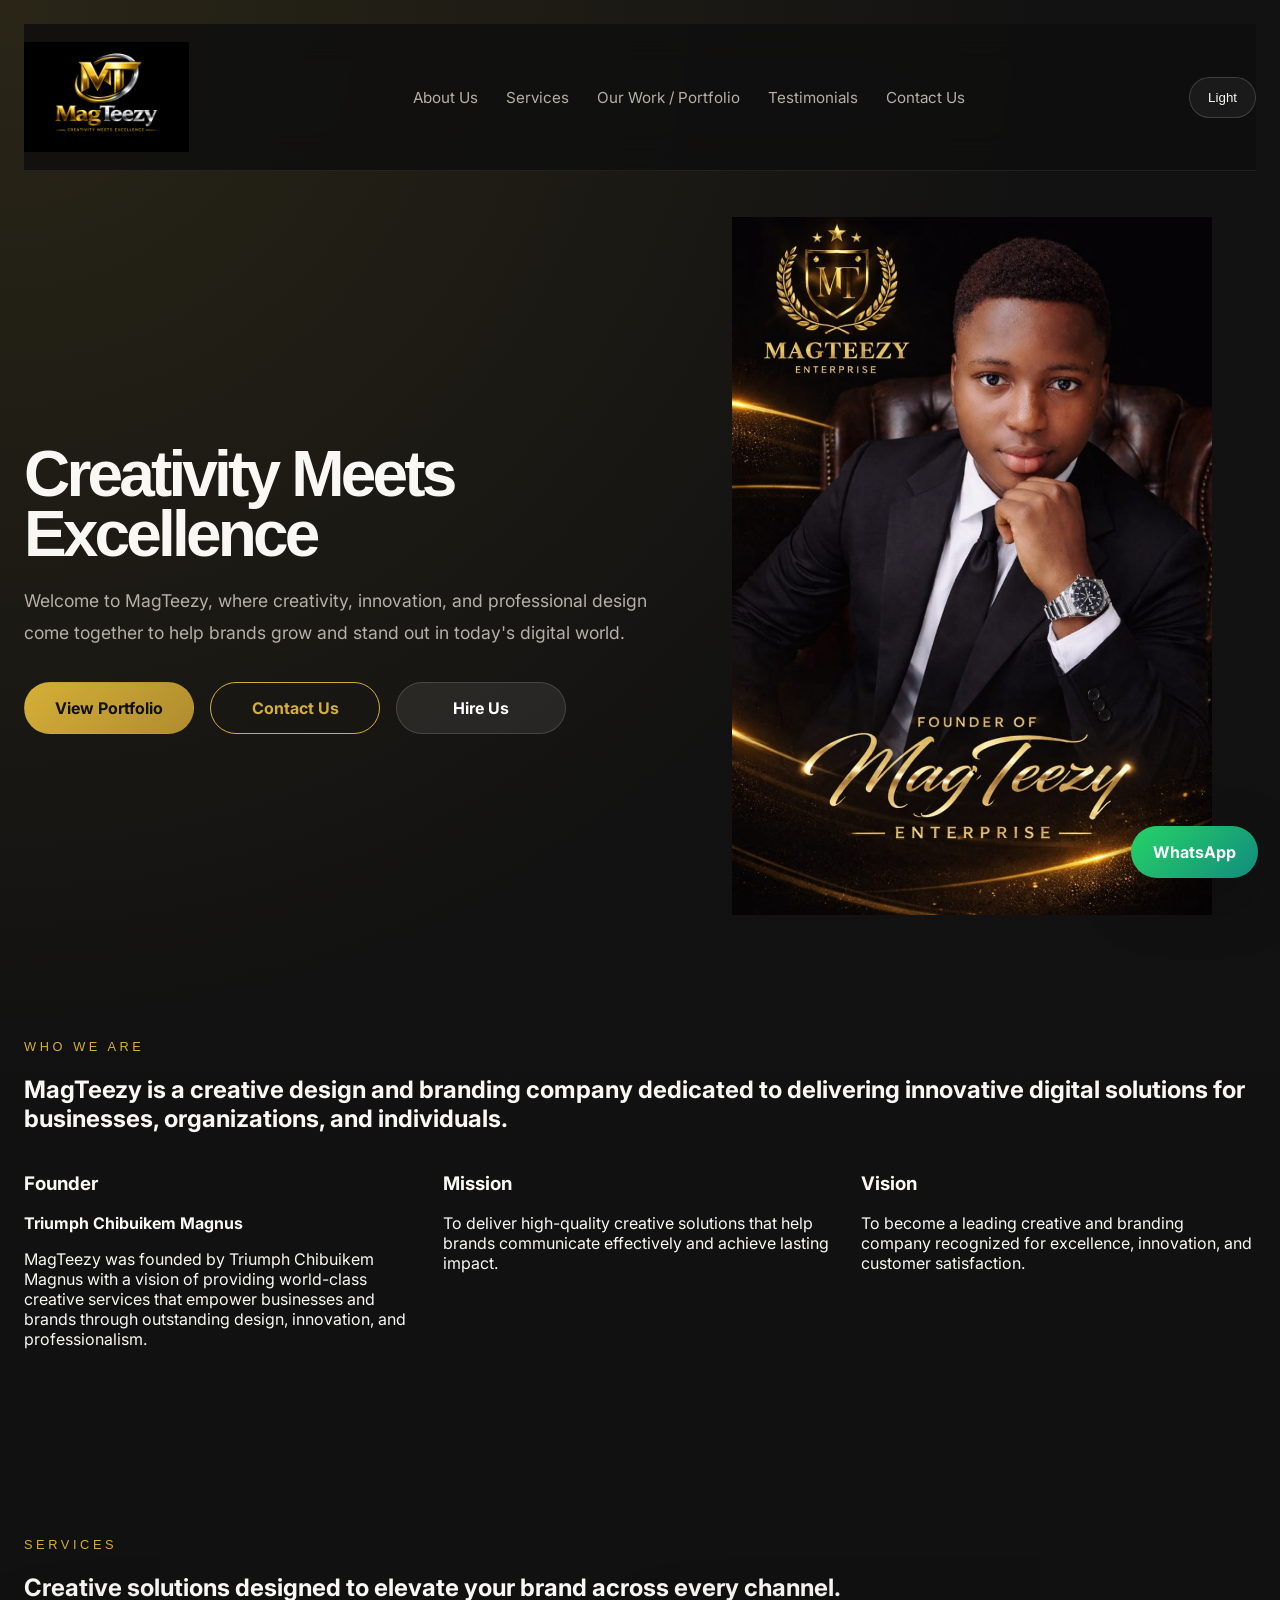
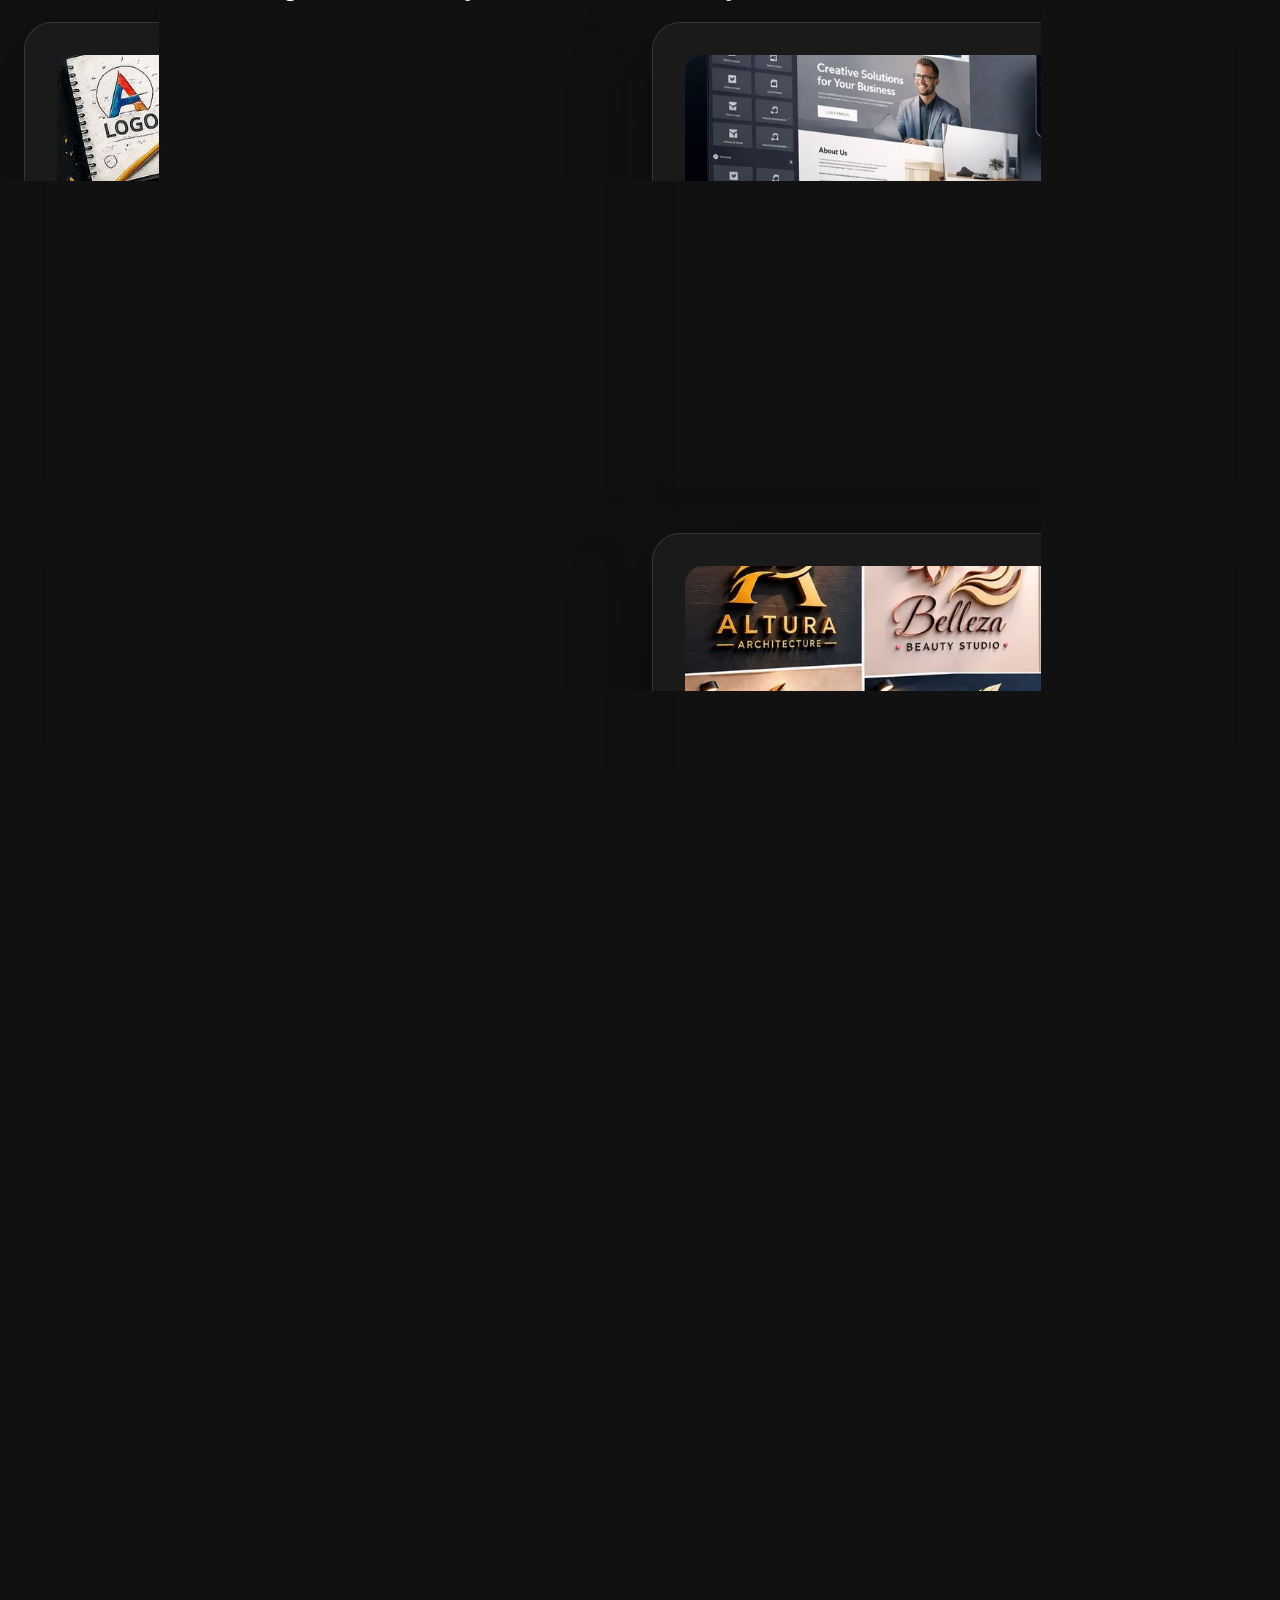
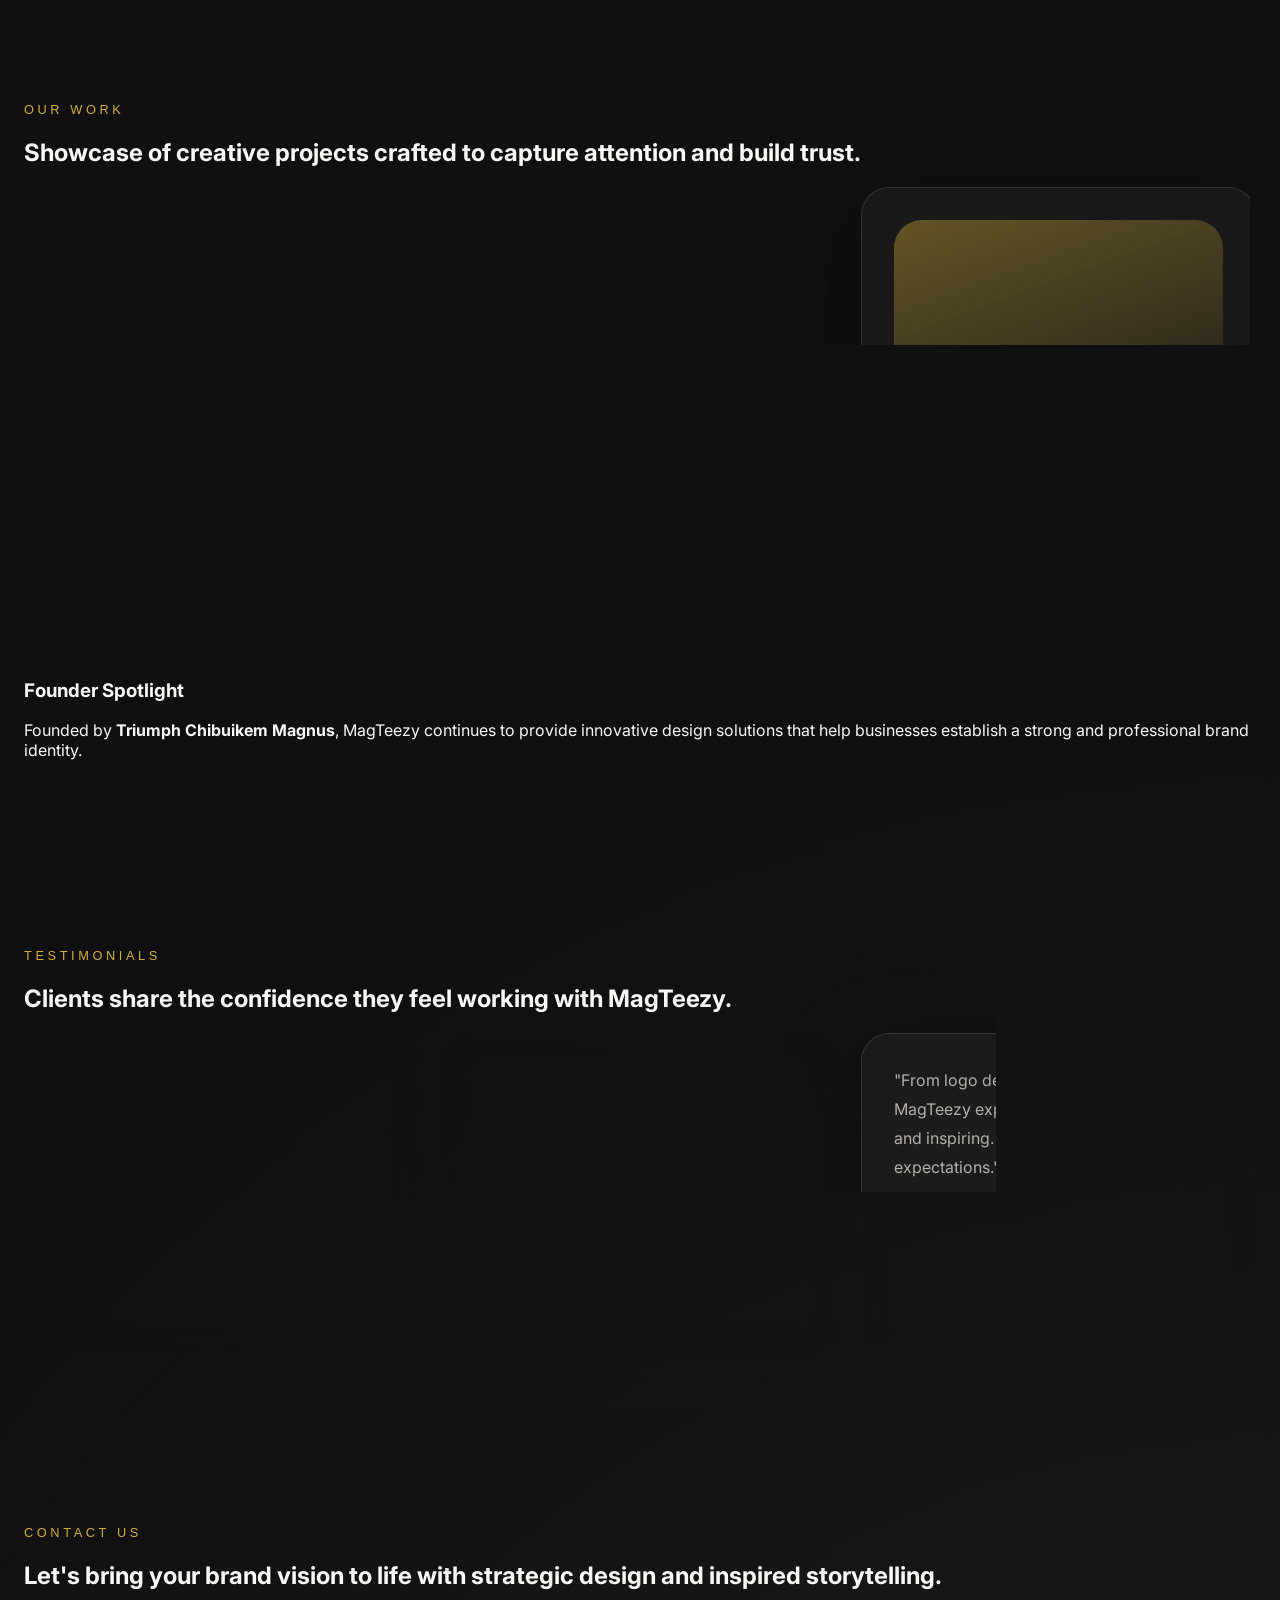
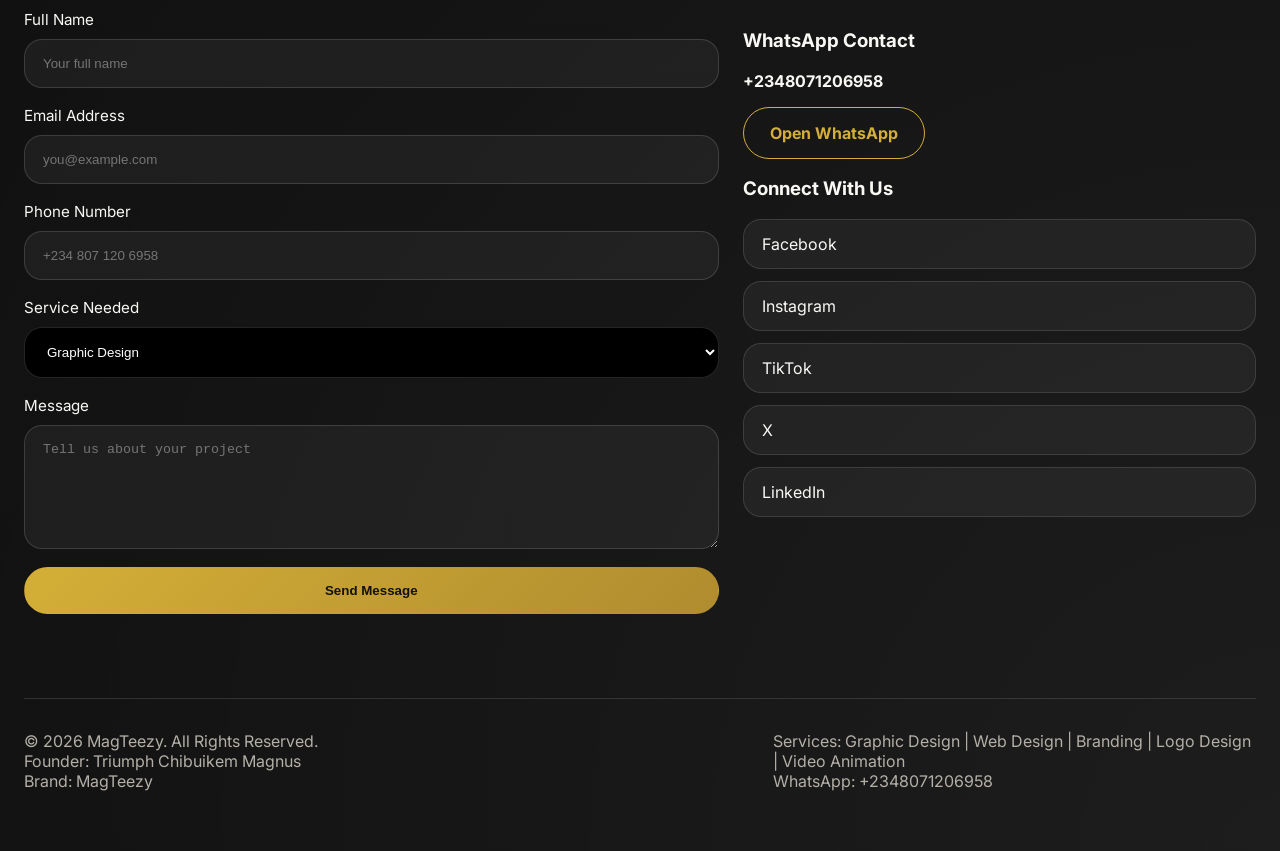
<file: HTML/index.html>
<!DOCTYPE html>
<html lang="en">
<head>
  <meta charset="UTF-8" />
  <meta name="viewport" content="width=device-width, initial-scale=1.0" />
  <meta name="description" content="MagTeezy - Creative design, branding, web design, logo design, and video animation services that elevate brands with premium digital experiences." />
  <title>MagTeezy | Creativity Meets Excellence</title>
  <link rel="preconnect" href="https://fonts.googleapis.com" />
  <link rel="preconnect" href="https://fonts.gstatic.com" crossorigin />
  <link href="https://fonts.googleapis.com/css2?family=Inter:wght@400;500;600;700;800&display=swap" rel="stylesheet" />
  <link rel="stylesheet" href="../CSS/styles.css" /> 
</head>
<body>
  <div class="page-shell">
    <header class="site-header">
      <a class="brand-logo" href="index.html">
        <img src="../MagTeezy  IMAGE/magteezy-logo.png" alt="MagTeezy Logo" class="site-logo" />
      </a>
      <button class="nav-toggle" id="navToggle" aria-label="Open navigation menu">☰</button>
      <nav class="site-nav" aria-label="Primary navigation">
        <a href="about.html" target="_blank" rel="noopener noreferrer">About Us</a>
        <a href="services.html" target="_blank" rel="noopener noreferrer">Services</a>
        <a href="portfolio.html" target="_blank" rel="noopener noreferrer">Our Work / Portfolio</a>
        <a href="testimonials.html" target="_blank" rel="noopener noreferrer">Testimonials</a>
        <a href="contact.html" target="_blank" rel="noopener noreferrer">Contact Us</a>
      </nav>
      <div class="header-actions">
        <button id="themeToggle" class="theme-toggle" aria-label="Toggle dark and light theme">Light</button>
      </div>
    </header>
    <main>
      <section id="home" class="hero-section">
        <div class="hero-copy">
          <h1>Creativity Meets Excellence</h1>
          <p>Welcome to MagTeezy, where creativity, innovation, and professional design come together to help brands grow and stand out in today's digital world.</p>
          <div class="hero-actions">
            <a class="button primary" href="portfolio.html">View Portfolio</a>
            <a class="button outline" href="contact.html">Contact Us</a>
            <a class="button secondary" href="contact.html">Hire Us</a>
          </div>
        </div>
        <div class="hero-visual">
        <img src="../MagTeezy  IMAGE/MagTeezy.jpeg"
          alt="Founder of MagTeezy"
         class="hero-brand-logo">
</div>
      </section>

      <section id="about" class="section about-section">
        <div class="section-intro">
          <span class="section-label">Who We Are</span>
          <h2>MagTeezy is a creative design and branding company dedicated to delivering innovative digital solutions for businesses, organizations, and individuals.</h2>
        </div>
        <div class="about-grid">
          <article class="about-card">
            <h3>Founder</h3>
            <p><strong>Triumph Chibuikem Magnus</strong></p>
            <p>MagTeezy was founded by Triumph Chibuikem Magnus with a vision of providing world-class creative services that empower businesses and brands through outstanding design, innovation, and professionalism.</p>
          </article>
          <article class="about-card">
            <h3>Mission</h3>
            <p>To deliver high-quality creative solutions that help brands communicate effectively and achieve lasting impact.</p>
          </article>
          <article class="about-card">
            <h3>Vision</h3>
            <p>To become a leading creative and branding company recognized for excellence, innovation, and customer satisfaction.</p>
          </article>
        </div>
      </section>

      <section id="services" class="section services-section">
        <div class="section-intro">
          <span class="section-label">Services</span>
          <h2>Creative solutions designed to elevate your brand across every channel.</h2>
        </div>
        <div class="service-grid">
          <a class="service-link" href="graphic-design.html" target="_blank" rel="noopener noreferrer">
            <article class="service-card">
              <div class="service-media">
                <img src="../MagTeezy%20%20IMAGE/Learn%20at%20the%20City%E2%80%99s%20Creative%20Hub%20%282%29.jpg" alt="Graphic Design" class="service-img" />
                <img src="../MagTeezy  IMAGE/6403624466756565 (1).jpg" alt="Graphic design sample" class="service-overlay" />
              </div>
              <h3>Graphic Design</h3>
              <p>Professional visual designs for businesses, events, social media, marketing campaigns, and promotional materials.</p>
            </article>
          </a>

          <a class="service-link" href="web-design.html" target="_blank" rel="noopener noreferrer">
            <article class="service-card">
              <div class="service-media">
                <img src="../MagTeezy  IMAGE/Branding 1.jpg" alt="Web Design" class="service-img" />
              </div>
              <h3>Web Design</h3>
              <p>Modern, responsive, and user-friendly websites designed to enhance online presence and business growth.</p>
            </article>
          </a>

          <a class="service-link" href="branding.html" target="_blank" rel="noopener noreferrer">
            <article class="service-card">
              <div class="service-media">
                <img src="../MagTeezy  IMAGE/14707136282232898.jpg" alt="Branding" class="service-img" />
              </div>
              <h3>Branding</h3>
              <p>Comprehensive branding solutions that build strong brand identity and market recognition.</p>
            </article>
          </a>

          <a class="service-link" href="logo-design.html" target="_blank" rel="noopener noreferrer">
            <article class="service-card">
              <div class="service-media">
                <img src="../MagTeezy  IMAGE/3D Logo Design Ideas That Make Brands Stand Out Instantly.jpg" alt="Logo design sample" class="service-img" />
              </div>
              <h3>Logo Design</h3>
              <p>Unique and memorable logo designs that represent the personality and values of each brand.</p>
            </article>
          </a>

          <a class="service-link" href="video-animation.html" target="_blank" rel="noopener noreferrer">
            <article class="service-card">
              <div class="service-media">
                <img src="../MagTeezy  IMAGE/6403624466756565 (5).jpg" alt="Video Animation" class="service-img" />
                <img src="../MagTeezy  IMAGE/14707136282232898.jpg" alt="Video animation preview" class="service-overlay" />
              </div>
              <h3>Video Animation</h3>
              <p>Creative motion graphics and animated videos for advertising, presentations, social media, and brand storytelling.</p>
            </article>
          </a>
        </div>
      </section>

      <section id="portfolio" class="section portfolio-section">
        <div class="section-intro">
          <span class="section-label">Our Work</span>
          <h2>Showcase of creative projects crafted to capture attention and build trust.</h2>
        </div>
        <div class="portfolio-grid">
          <article class="portfolio-card">
            <div class="portfolio-image image-1"></div>
            <div class="portfolio-copy">
              <h3>Brand Refresh Suite</h3>
              <p>Strategic branding and identity work designed for modern businesses seeking a premium image.</p>
            </div>
          </article>
          <article class="portfolio-card">
            <div class="portfolio-image image-2"></div>
            <div class="portfolio-copy">
              <h3>Interactive Website</h3>
              <p>A polished web experience built to convert visitors and enhance your digital narrative.</p>
            </div>
          </article>
          <article class="portfolio-card">
            <div class="portfolio-image image-3"></div>
            <div class="portfolio-copy">
              <h3>Animated Campaign</h3>
              <p>Dynamic motion design for social stories, ads, and brand storytelling with impact.</p>
            </div>
          </article>
        </div>
        <div class="founder-spotlight">
          <h3>Founder Spotlight</h3>
          <p>Founded by <strong>Triumph Chibuikem Magnus</strong>, MagTeezy continues to provide innovative design solutions that help businesses establish a strong and professional brand identity.</p>
        </div>
      </section>

      <section id="testimonials" class="section testimonials-section">
        <div class="section-intro">
          <span class="section-label">Testimonials</span>
          <h2>Clients share the confidence they feel working with MagTeezy.</h2>
        </div>
        <div class="testimonial-grid">
          <article class="testimonial-card">
            <p>"MagTeezy transformed our brand identity with exceptional creativity and professionalism. Every detail feels premium and thoughtfully designed."</p>
            <span>— Client from Finance</span>
          </article>
          <article class="testimonial-card">
            <p>"The team delivered a stunning website and a visual identity that truly reflects our brand values. Highly recommended."</p>
            <span>— Startup Founder</span>
          </article>
          <article class="testimonial-card">
            <p>"From logo design to animation, the MagTeezy experience was seamless, fast, and inspiring. The results exceeded expectations."</p>
            <span>— Creative Director</span>
          </article>
        </div>
      </section>

      <section id="contact" class="section contact-section">
        <div class="section-intro">
          <span class="section-label">Contact Us</span>
          <h2>Let's bring your brand vision to life with strategic design and inspired storytelling.</h2>
        </div>
        <div class="contact-grid">
          <form class="contact-form" action="https://formspree.io/f/your-form-id" method="POST">
            <div class="field-group">
              <label for="name">Full Name</label>
              <input type="text" id="name" name="name" placeholder="Your full name" required />
            </div>
            <div class="field-group"> 
              <label for="email">Email Address</label>
              <input type="email" id="email" name="email" placeholder="you@example.com" required />
            </div>
            <div class="field-group">
              <label for="phone">Phone Number</label>
              <input type="tel" id="phone" name="phone" placeholder="+234 807 120 6958" required />
            </div>
            <div class="field-group">
              <label for="service">Service Needed</label>
              <select id="service" name="service" required>
                <option value="graphic-design">Graphic Design</option>
                <option value="web-design">Web Design</option>
                <option value="branding">Branding</option>
                <option value="logo-design">Logo Design</option>
                <option value="video-animation">Video Animation</option>
              </select>
            </div>
            <div class="field-group full-width">
              <label for="message">Message</label>
              <textarea id="message" name="message" rows="6" placeholder="Tell us about your project"></textarea>
            </div>
            <button type="submit" class="button primary">Send Message</button>
          </form>
          <div class="contact-info">
            <div class="contact-panel">
              <h3>WhatsApp Contact</h3>
              <p><strong>+2348071206958</strong></p>
              <a class="button outline" href="https://wa.me/2348071206958" target="_blank" rel="noreferrer">Open WhatsApp</a>
            </div>
            <div class="social-panel">
              <h3>Connect With Us</h3>
              <div class="social-links">
                <a href="https://facebook.com/MagTeezy" target="_blank" rel="noreferrer">Facebook</a>
                <a href="https://instagram.com/MagTeezy" target="_blank" rel="noreferrer">Instagram</a>
                <a href="https://tiktok.com/@MagTeezy" target="_blank" rel="noreferrer">TikTok</a>
                <a href="https://twitter.com/MagTeezy" target="_blank" rel="noreferrer">X</a>
                <a href="https://linkedin.com/company/MagTeezy" target="_blank" rel="noreferrer">LinkedIn</a>
              </div>
            </div>
          </div>
        </div>
      </section>
    </main>

    <footer class="site-footer">
      <div>
        <p>© 2026 MagTeezy. All Rights Reserved.</p>
        <p>Founder: Triumph Chibuikem Magnus</p>
        <p>Brand: MagTeezy</p>
      </div>
      <div>
        <p>Services: Graphic Design | Web Design | Branding | Logo Design | Video Animation</p>
        <p>WhatsApp: +2348071206958</p>
      </div>
    </footer>

    <a class="whatsapp-float" href="https://wa.me/2348071206958" target="_blank" rel="noreferrer" aria-label="Chat on WhatsApp">
      <span>WhatsApp</span>
    </a>
  </div>

  <script src="../JAVA SCRIPT/script.js"></script>
</body>
</html>
</file>
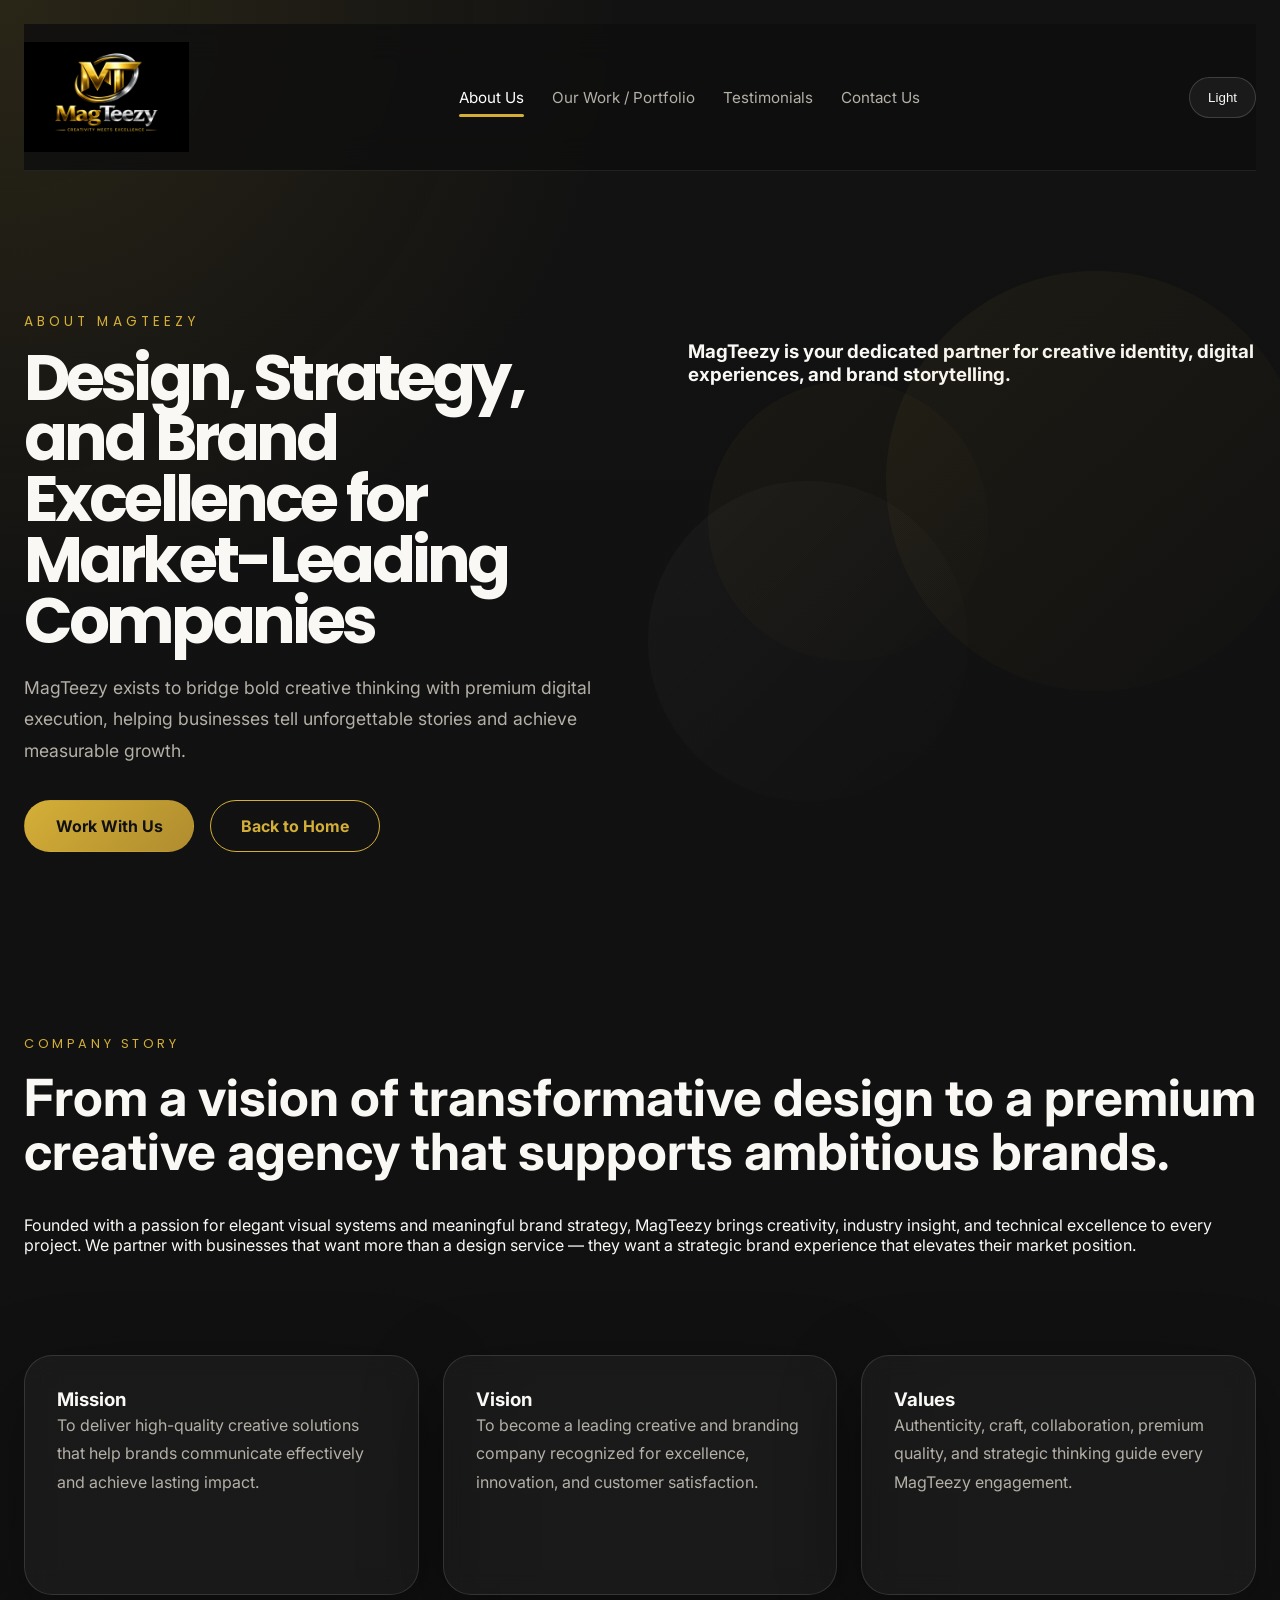
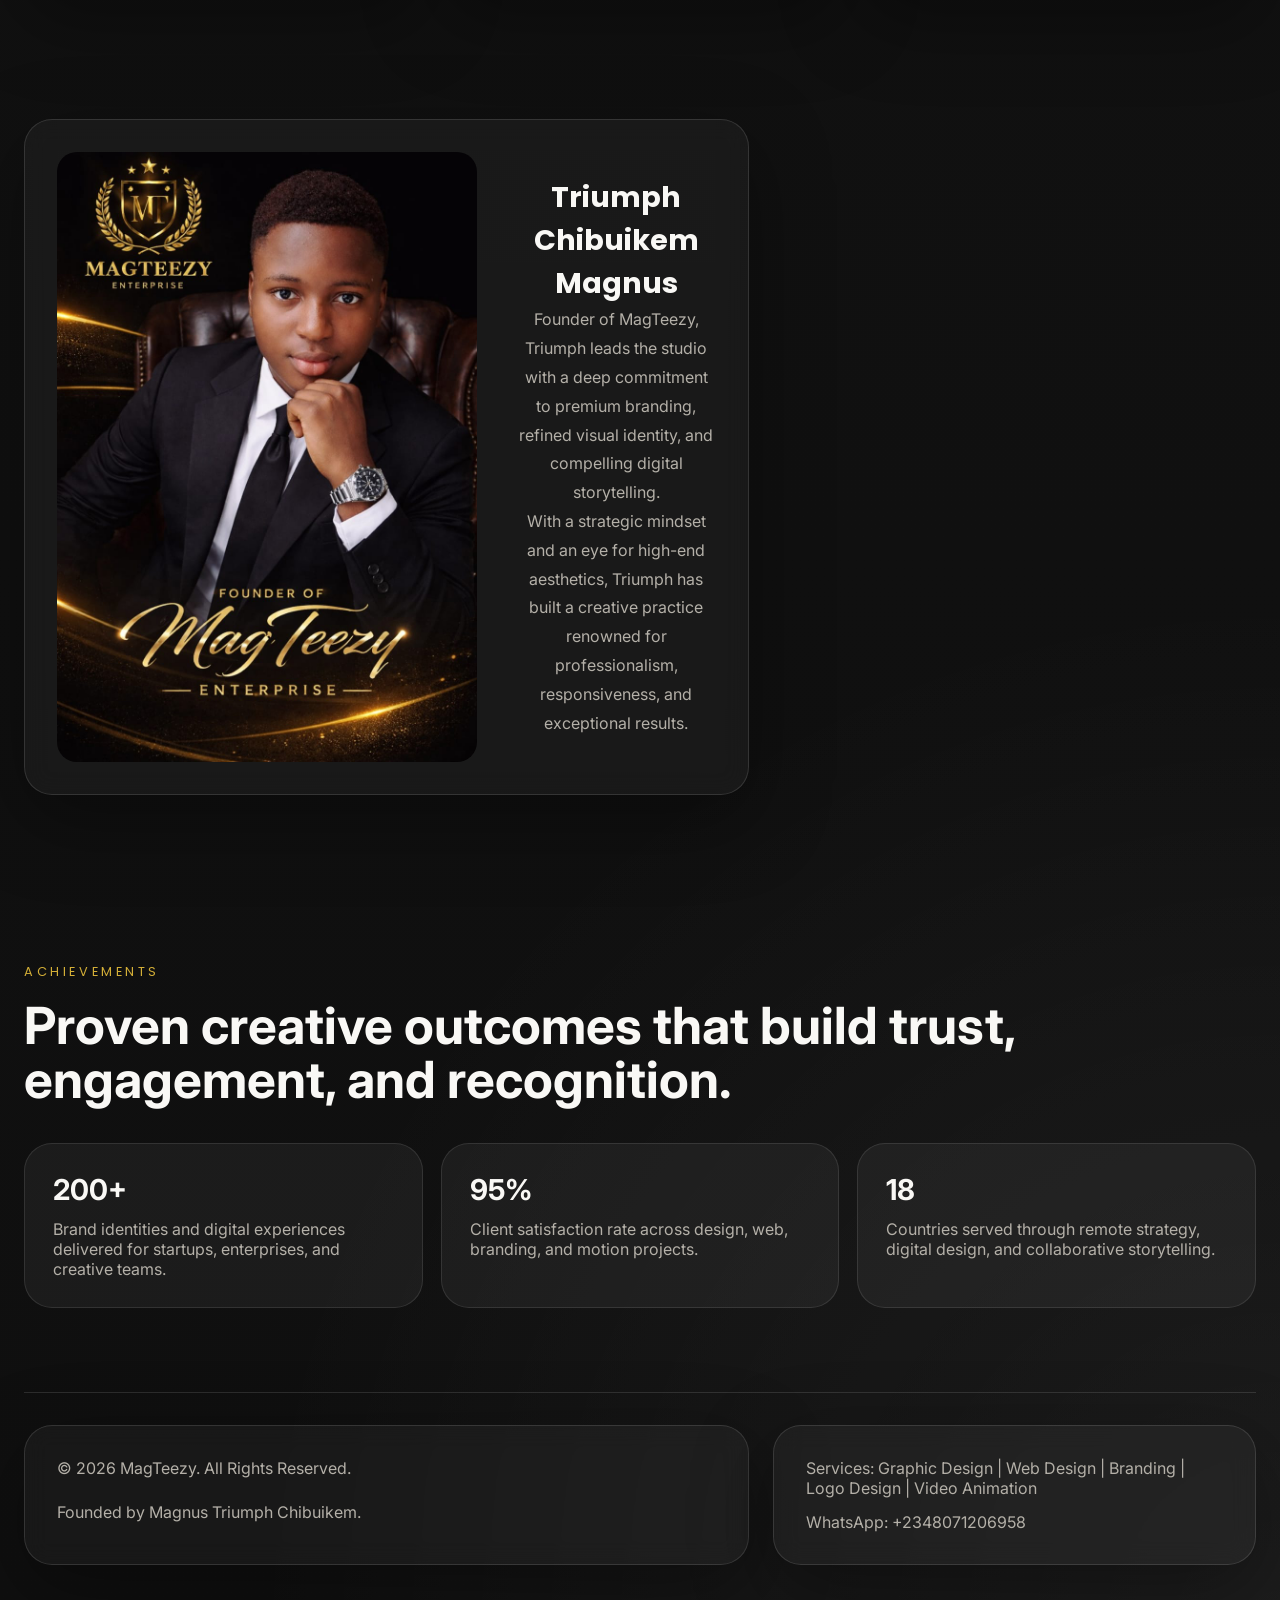
<file: HTML/about.html>
<!DOCTYPE html>
<html lang="en">
<head>
  <meta charset="UTF-8" />
  <meta name="viewport" content="width=device-width, initial-scale=1.0" />
  <meta name="description" content="About MagTeezy - Creative agency story, mission, vision, values, achievements, and founder profile." />
  <title>About MagTeezy | Creative Branding Agency</title>
  <link rel="preconnect" href="https://fonts.googleapis.com" />
  <link rel="preconnect" href="https://fonts.gstatic.com" crossorigin />
  <link href="https://fonts.googleapis.com/css2?family=Inter:wght@400;500;600;700;800&family=Poppins:wght@700;800&display=swap" rel="stylesheet" />
  <link rel="stylesheet" href="../CSS/styles.css" />
</head>
<body>
  <div class="page-shell">
    <header class="site-header">
      <a class="brand-logo" href="index.html">
        <img src="../MagTeezy  IMAGE/magteezy-logo.png" alt="MagTeezy Logo" class="site-logo" />
      </a>
      <button class="nav-toggle" id="navToggle" aria-label="Open navigation menu">☰</button>
      <nav class="site-nav" aria-label="Primary navigation">
        <a href="about.html" target="_blank" rel="noopener noreferrer">About Us</a>
        <a href="portfolio.html" target="_blank" rel="noopener noreferrer">Our Work / Portfolio</a>
        <a href="testimonials.html" target="_blank" rel="noopener noreferrer">Testimonials</a>
        <a href="contact.html" target="_blank" rel="noopener noreferrer">Contact Us</a>
      </nav>
      <div class="header-actions">
        <button id="themeToggle" class="theme-toggle" aria-label="Toggle dark and light theme">Light</button>
      </div>
    </header>

    <main>
      <section class="hero-section">
        <div class="hero-copy">
          <span class="eyebrow">About MagTeezy</span>
          <h1>Design, Strategy, and Brand Excellence for Market-Leading Companies</h1>
          <p>MagTeezy exists to bridge bold creative thinking with premium digital execution, helping businesses tell unforgettable stories and achieve measurable growth.</p>
          <div class="hero-actions">
            <a class="button primary" href="contact.html">Work With Us</a>
            <a class="button outline" href="index.html">Back to Home</a>
          </div>
        </div>
        <div class="hero-visual">
          <div class="visual-layer layer-1"></div>
          <div class="visual-layer layer-2"></div>
          <div class="visual-layer layer-3"></div>
          <div class="visual-panel">
            <div class="visual-statement">
              <h3>MagTeezy is your dedicated partner for creative identity, digital experiences, and brand storytelling.</h3>
            </div>
          </div>
        </div>
      </section>

      <section class="section about-section">
        <div class="section-title">
          <span class="section-label">Company Story</span>
          <h2>From a vision of transformative design to a premium creative agency that supports ambitious brands.</h2>
        </div>
        <p>Founded with a passion for elegant visual systems and meaningful brand strategy, MagTeezy brings creativity, industry insight, and technical excellence to every project. We partner with businesses that want more than a design service — they want a strategic brand experience that elevates their market position.</p>
      </section>

      <div class="about-grid">
        <article class="section-card">
          <h3>Mission</h3>
          <p>To deliver high-quality creative solutions that help brands communicate effectively and achieve lasting impact.</p>
        </article>
        <article class="section-card">
          <h3>Vision</h3>
          <p>To become a leading creative and branding company recognized for excellence, innovation, and customer satisfaction.</p>
        </article>
        <article class="section-card">
          <h3>Values</h3>
          <p>Authenticity, craft, collaboration, premium quality, and strategic thinking guide every MagTeezy engagement.</p>
        </article>
      </div>

      <section class="section founder-section">
        <article class="founder-card">
          <div class="founder-image">
            <img src="../MagTeezy  IMAGE/MagTeezy.jpeg" alt="Triumph Chibuikem Magnus" />
          </div>
          <div class="founder-copy">
            <h3>Triumph Chibuikem Magnus</h3>
            <p>Founder of MagTeezy, Triumph leads the studio with a deep commitment to premium branding, refined visual identity, and compelling digital storytelling.</p>
            <p>With a strategic mindset and an eye for high-end aesthetics, Triumph has built a creative practice renowned for professionalism, responsiveness, and exceptional results.</p>
          </div>
        </article>
      </section>

      <section class="section">
        <div class="section-title">
          <span class="section-label">Achievements</span>
          <h2>Proven creative outcomes that build trust, engagement, and recognition.</h2>
        </div>
        <div class="facts-grid">
          <article class="fact-card">
            <h3>200+</h3>
            <p>Brand identities and digital experiences delivered for startups, enterprises, and creative teams.</p>
          </article>
          <article class="fact-card">
            <h3>95%</h3>
            <p>Client satisfaction rate across design, web, branding, and motion projects.</p>
          </article>
          <article class="fact-card">
            <h3>18</h3>
            <p>Countries served through remote strategy, digital design, and collaborative storytelling.</p>
          </article>
        </div>
      </section>
    </main>

    <footer class="site-footer">
      <div class="footer-panel">
        <p>© 2026 MagTeezy. All Rights Reserved.</p>
        <p>Founded by Magnus Triumph Chibuikem.</p>
      </div>
      <div class="footer-panel">
        <p>Services: Graphic Design | Web Design | Branding | Logo Design | Video Animation</p>
        <p>WhatsApp: +2348071206958</p>
      </div>
    </footer>
  </div>

  <script src="../JAVA SCRIPT/script.js"></script>
</body>
</html>
</file>
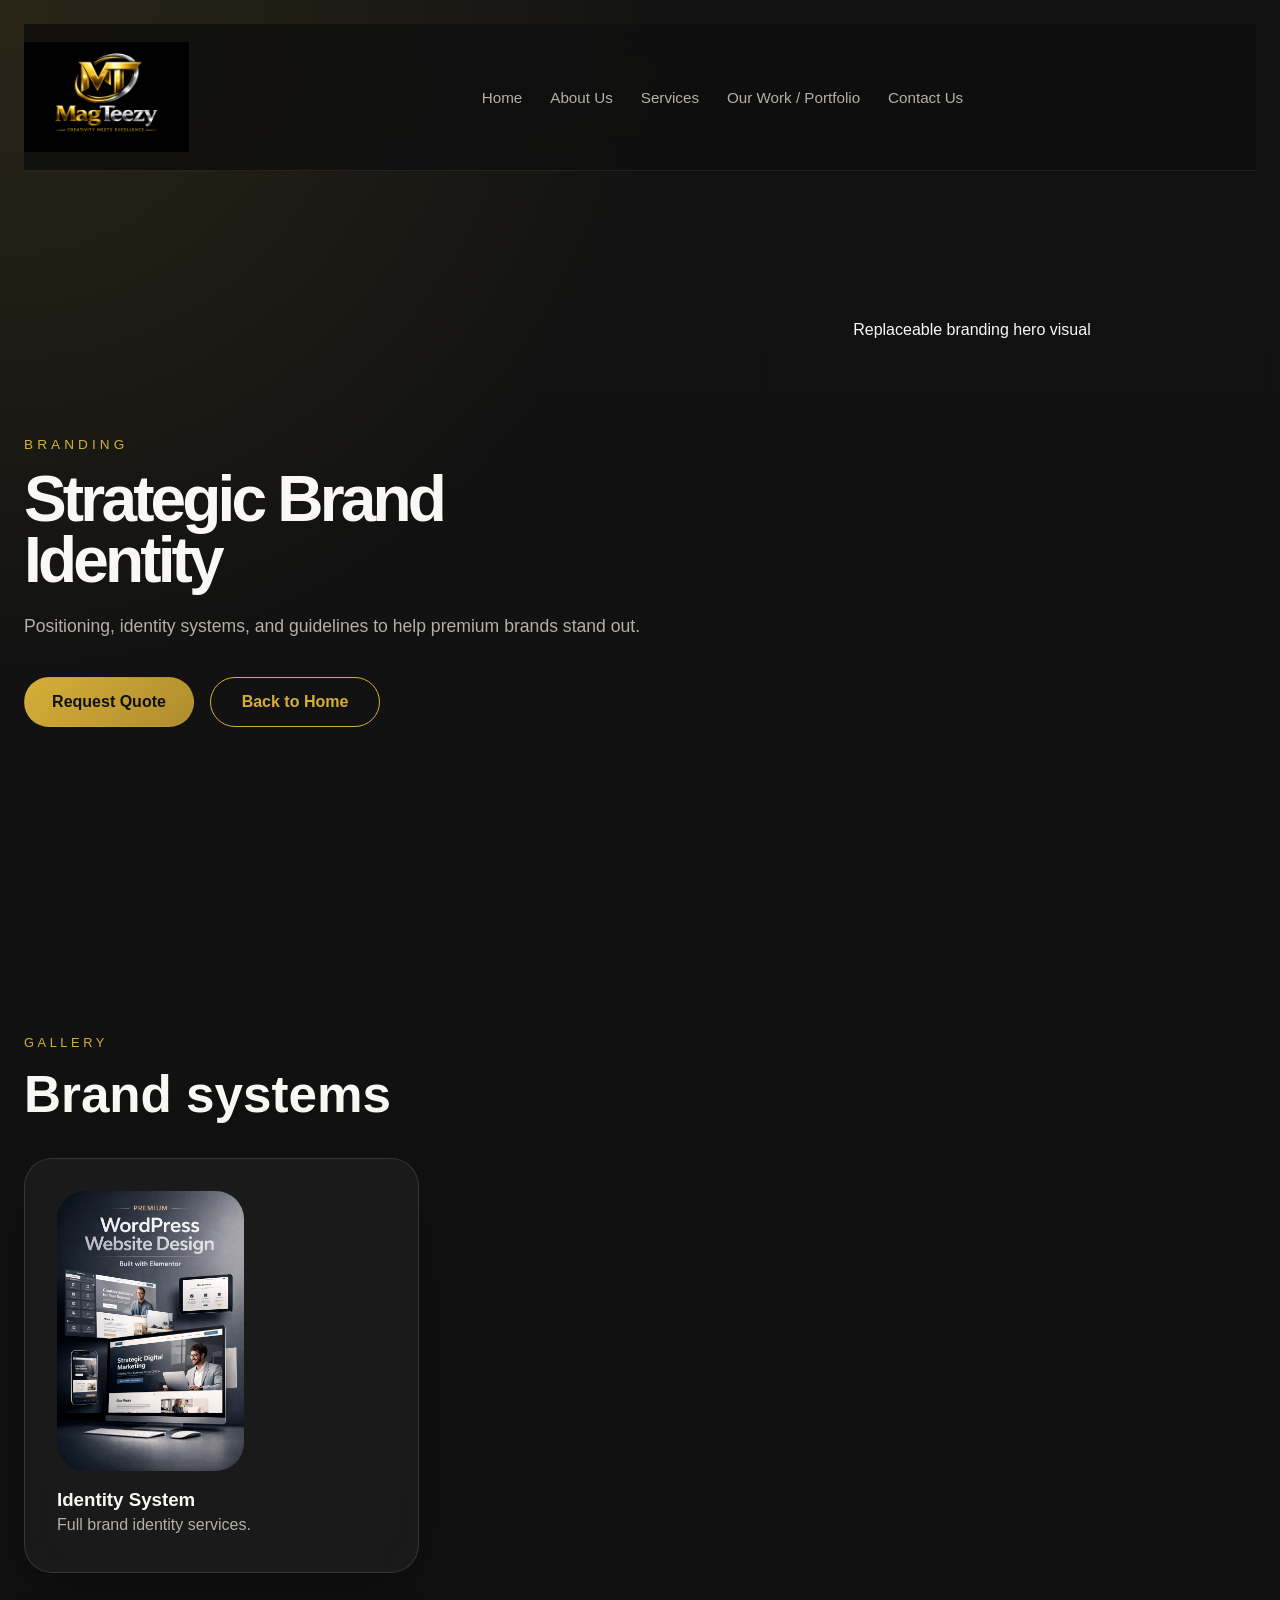
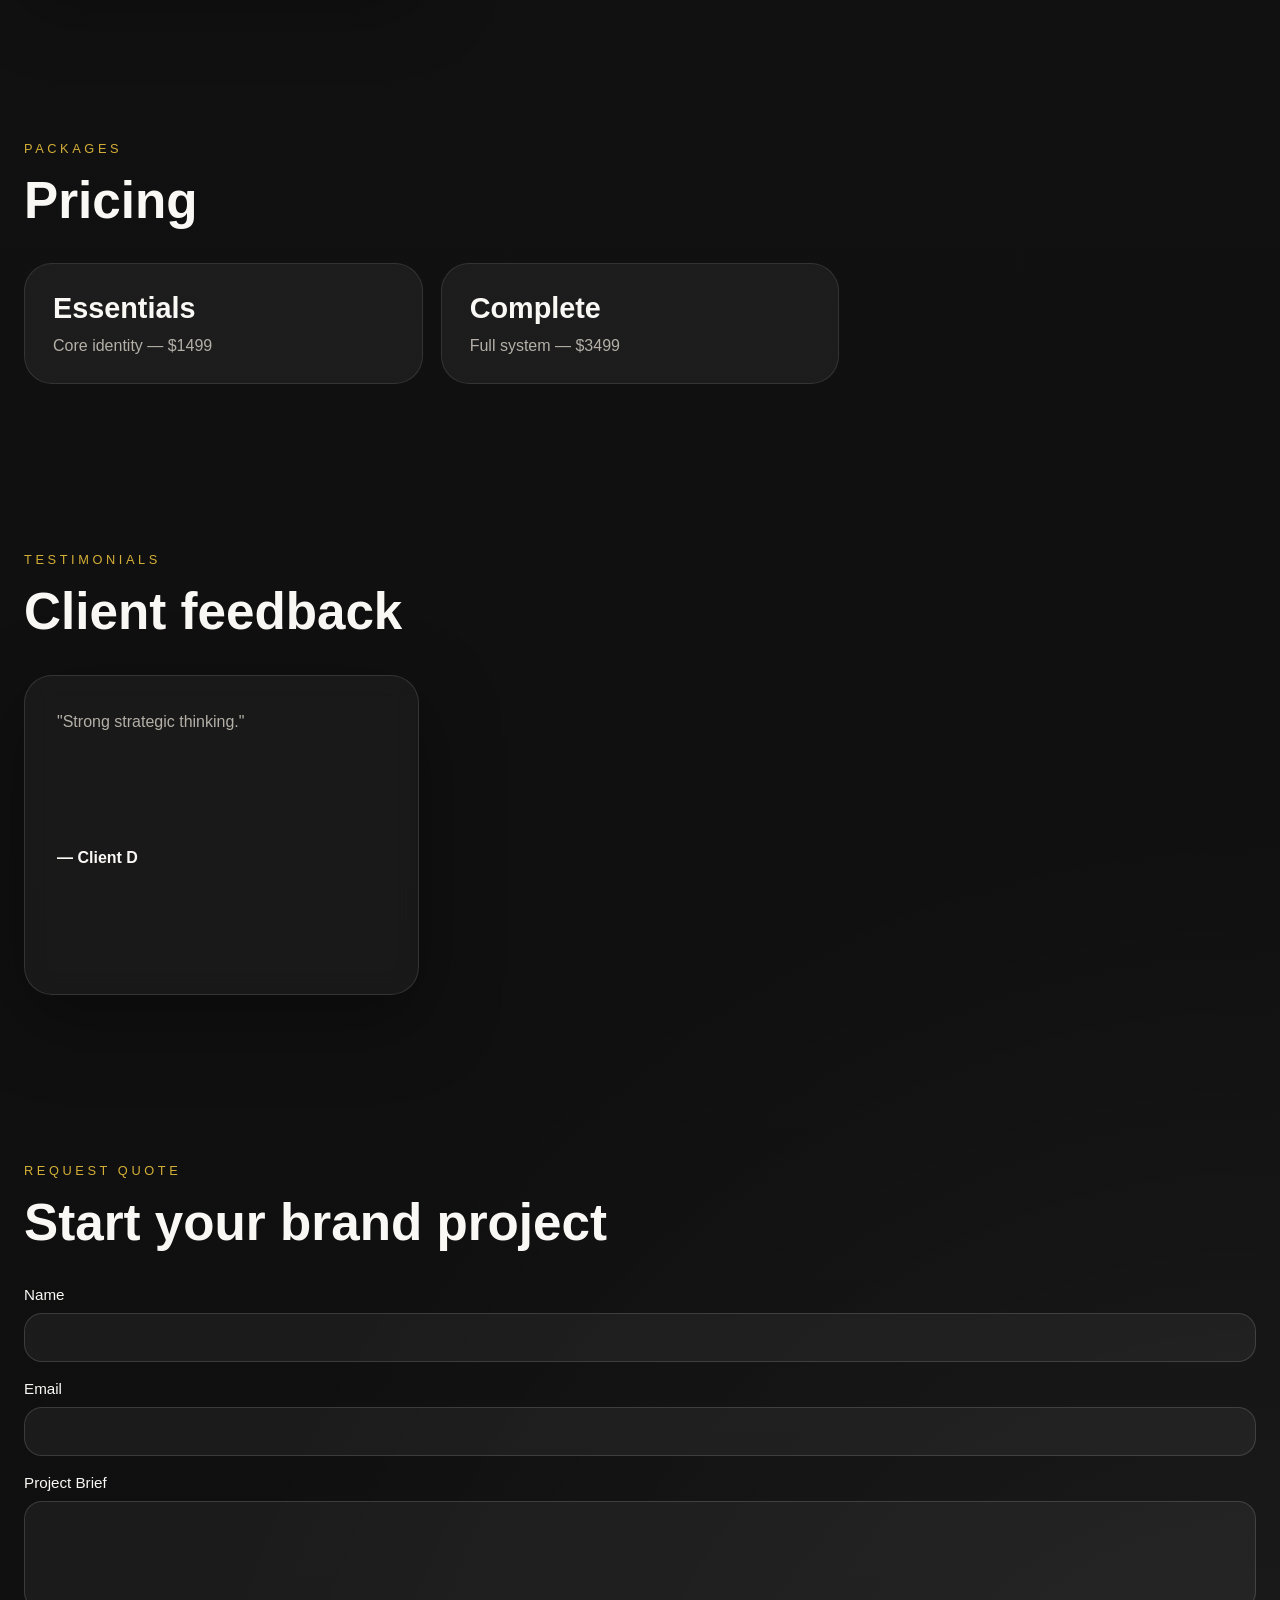
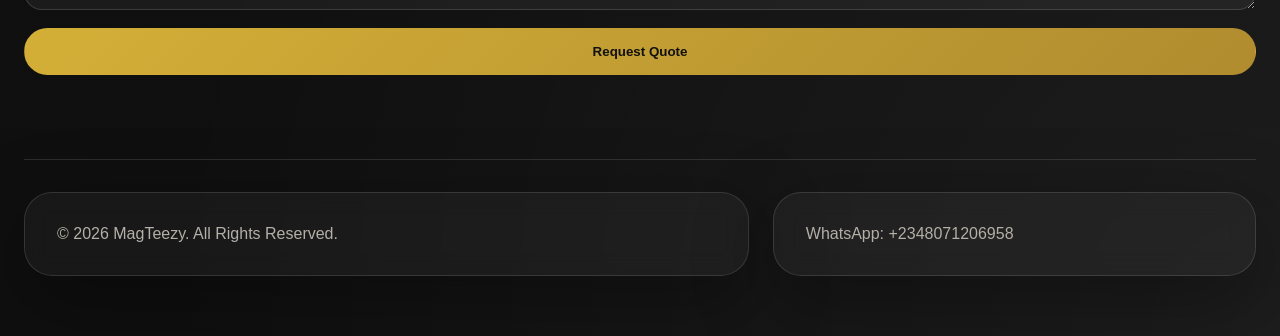
<file: HTML/branding.html>
<!DOCTYPE html>
<html lang="en">
<head>
  <meta charset="utf-8" />
  <meta name="viewport" content="width=device-width,initial-scale=1" />
  <title>Branding | MagTeezy</title>
  <meta name="description" content="MagTeezy Branding services - strategic identity, guidelines, and positioning for premium brands." />
  <link href="../CSS/styles.css" rel="stylesheet" />
</head>
<body>
  <div class="page-shell">
    <header class="site-header">
      <a class="brand-logo" href="index.html"><img src="../MagTeezy%20%20IMAGE/magteezy-logo.png" alt="MagTeezy" class="site-logo"/></a>
      <nav class="site-nav">
        <a href="index.html">Home</a>
        <a href="about.html" target="_blank">About Us</a>
        <a href="services.html" target="_blank">Services</a>
        <a href="portfolio.html" target="_blank">Our Work / Portfolio</a>
        <a href="contact.html" target="_blank">Contact Us</a>
      </nav>
    </header>
    <main>
      <section class="hero-section">
        <div class="hero-copy"><span class="eyebrow">Branding</span><h1>Strategic Brand Identity</h1><p>Positioning, identity systems, and guidelines to help premium brands stand out.</p><div class="hero-actions"><a class="button primary" href="contact.html">Request Quote</a><a class="button outline" href="index.html">Back to Home</a></div></div>
        <div class="hero-visual"><div class="visual-panel"><div class="visual-statement">Replaceable branding hero visual</div></div></div>
      </section>
      <section class="section"><div class="section-title"><span class="section-label">Gallery</span><h2>Brand systems</h2></div><div class="portfolio-grid"><article class="portfolio-card"><img src="../MagTeezy%20%20IMAGE/Branding%201.jpg" alt="Brand sample 1" class="portfolio-image" /><div class="portfolio-copy"><h3>Identity System</h3><p>Full brand identity services.</p></div></article></div></section>
      <section class="section"><div class="section-title"><span class="section-label">Packages</span><h2>Pricing</h2></div><div class="facts-grid"><div class="fact-card"><h3>Essentials</h3><p>Core identity — $1499</p></div><div class="fact-card"><h3>Complete</h3><p>Full system — $3499</p></div></div></section>
      <section class="section"><div class="section-title"><span class="section-label">Testimonials</span><h2>Client feedback</h2></div><div class="testimonial-grid"><article class="testimonial-card"><p>"Strong strategic thinking."</p><span>— Client D</span></article></div></section>
      <section class="section"><div class="section-title"><span class="section-label">Request Quote</span><h2>Start your brand project</h2></div><form class="contact-form" action="https://formspree.io/f/your-form-id" method="POST"><div class="field-group"><label for="name">Name</label><input id="name" name="name" required></div><div class="field-group"><label for="email">Email</label><input id="email" name="email" type="email" required></div><div class="field-group"><label for="brief">Project Brief</label><textarea id="brief" name="brief" rows="5"></textarea></div><button class="button primary" type="submit">Request Quote</button></form></section>
    </main>
    <footer class="site-footer"><div class="footer-panel"><p>© 2026 MagTeezy. All Rights Reserved.</p></div><div class="footer-panel"><p>WhatsApp: +2348071206958</p></div></footer>
  </div>
</body>
  <script src="../JAVA%20SCRIPT/script.js"></script>
</html>
</file>
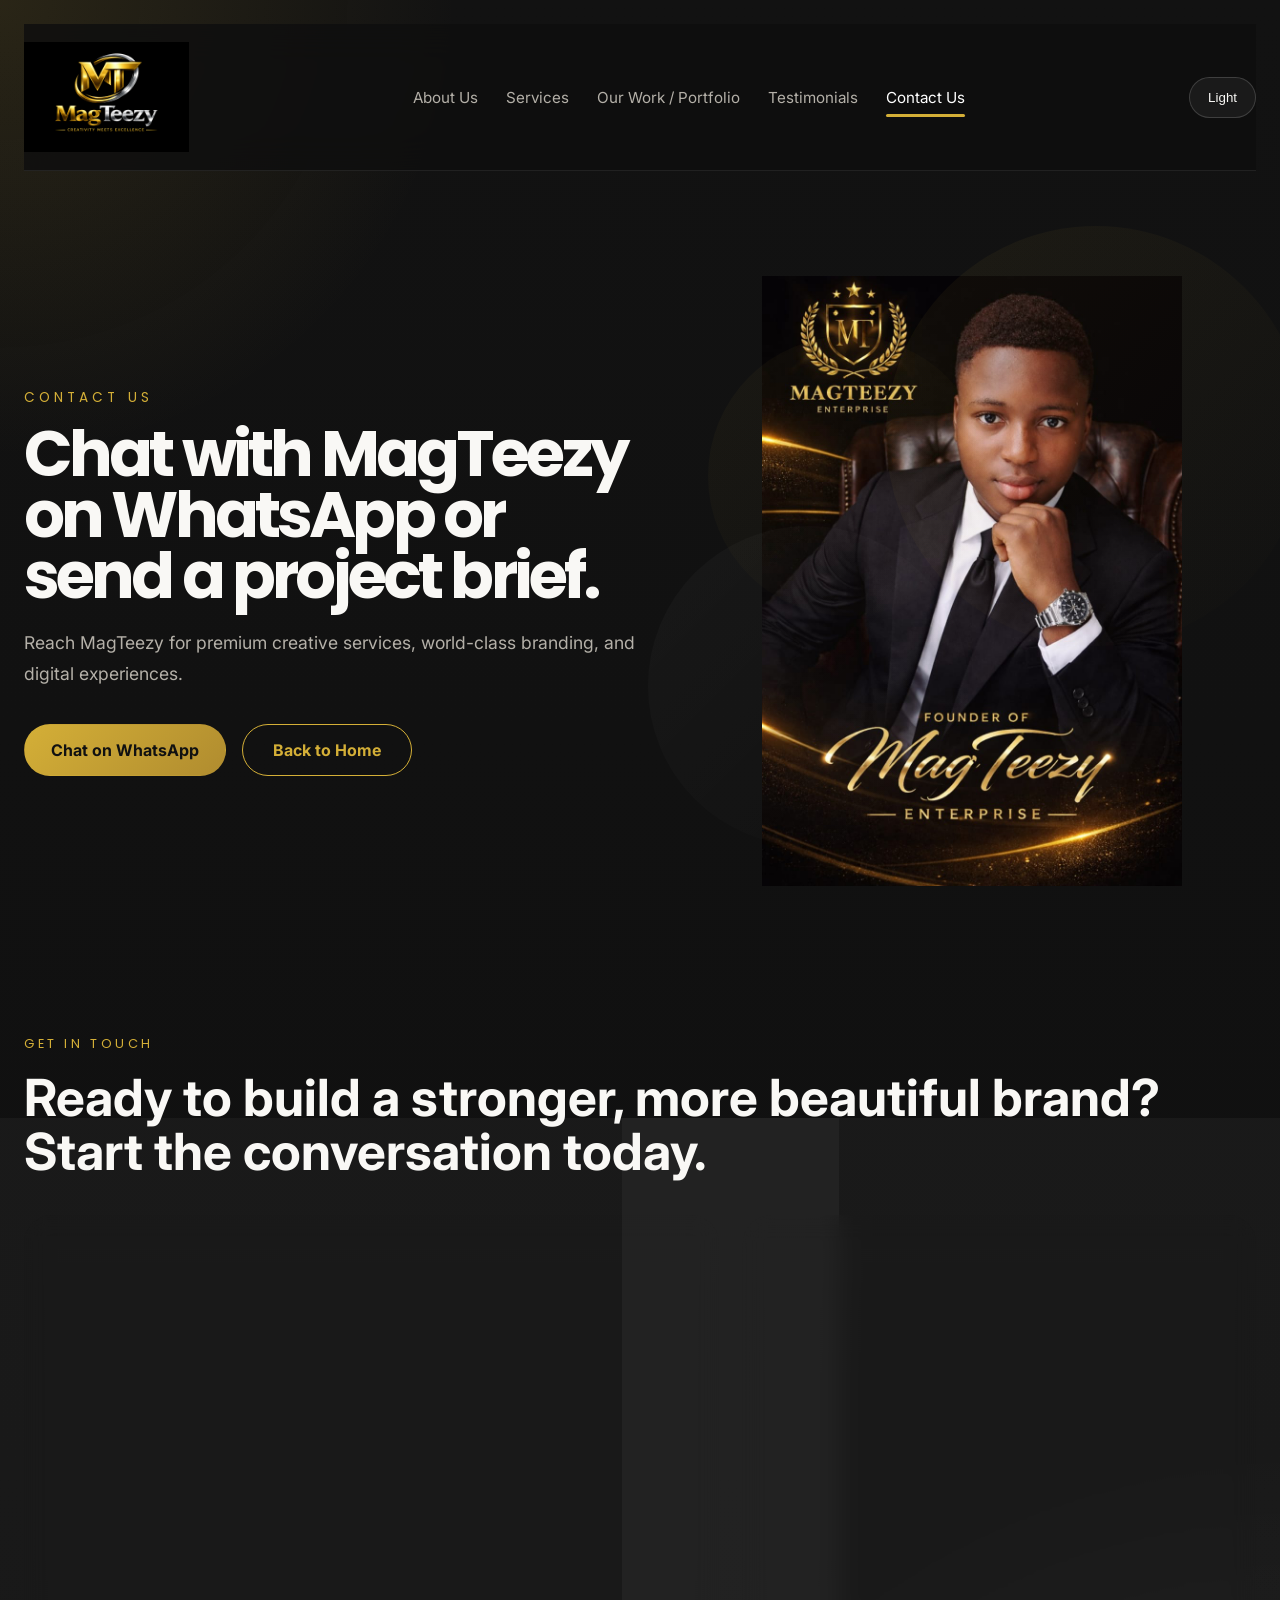
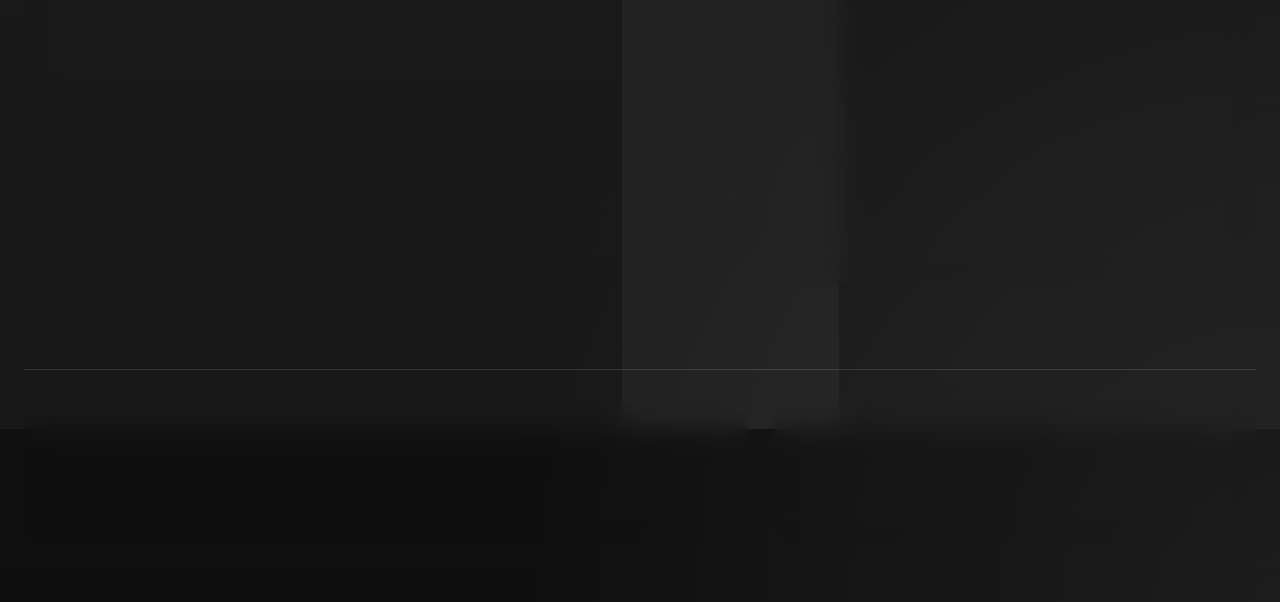
<file: HTML/contact.html>
<!DOCTYPE html>
<html lang="en">
<head>
  <meta charset="UTF-8" />
  <meta name="viewport" content="width=device-width, initial-scale=1.0" />
  <meta name="description" content="Contact MagTeezy for premium branding, design, web, logo, and animation services. Connect on WhatsApp or send a message." />
  <title>Contact | MagTeezy</title>
  <link rel="preconnect" href="https://fonts.googleapis.com" />
  <link rel="preconnect" href="https://fonts.gstatic.com" crossorigin />
  <link href="https://fonts.googleapis.com/css2?family=Inter:wght@400;500;600;700;800&family=Poppins:wght@700;800&display=swap" rel="stylesheet" />
  <link rel="stylesheet" href="../CSS/styles.css" />
</head>
<body>
  <div class="preloader" id="preloader">
    <div class="loader"><span class="dot"></span><span class="dot"></span><span class="dot"></span><span>Loading MagTeezy...</span></div>
  </div>
  <div class="page-shell">
    <header class="site-header">
      <a class="brand-logo" href="index.html">
        <img src="../MagTeezy  IMAGE/magteezy-logo.png" alt="MagTeezy Logo" class="site-logo" />
      </a>
      <button class="nav-toggle" id="navToggle" aria-label="Open navigation menu">☰</button>
      <nav class="site-nav" aria-label="Primary navigation">
        <a href="about.html" target="_blank" rel="noopener noreferrer">About Us</a>
        <a href="services.html" target="_blank" rel="noopener noreferrer">Services</a>
        <a href="portfolio.html" target="_blank" rel="noopener noreferrer">Our Work / Portfolio</a>
        <a href="testimonials.html" target="_blank" rel="noopener noreferrer">Testimonials</a>
        <a href="contact.html" target="_blank" rel="noopener noreferrer">Contact Us</a>
      </nav>
      <div class="header-actions">
        <button id="themeToggle" class="theme-toggle" aria-label="Toggle dark and light theme">Light</button>
      </div>
    </header>

    <main>
      <section class="hero-section">
        <div class="hero-copy">
          <span class="eyebrow">Contact Us</span>
          <h1>Chat with MagTeezy on WhatsApp or send a project brief.</h1>
          <p>Reach MagTeezy for premium creative services, world-class branding, and digital experiences.</p>
          <div class="hero-actions">
            <a class="button primary" href="https://wa.me/2348071206958" target="_blank" rel="noopener noreferrer">Chat on WhatsApp</a>
            <a class="button outline" href="index.html">Back to Home</a>
          </div>
        </div>
        <div class="hero-visual">
          <div class="visual-layer layer-1"></div>
          <div class="visual-layer layer-2"></div>
          <div class="visual-layer layer-3"></div>
          <div class="visual-panel">
            <div class="visual-statement">
              <img src="../MagTeezy  IMAGE/MagTeezy.jpeg" alt="Triumph Magnus Chibuikem" class="contact-hero-image" />
            </div>
          </div>
        </div>
      </section>

      <section class="section contact-section">
        <div class="section-title">
          <span class="section-label">Get in Touch</span>
          <h2>Ready to build a stronger, more beautiful brand? Start the conversation today.</h2>
        </div>
        <div class="contact-grid">
          <article class="contact-card">
            <form class="contact-form" action="https://formspree.io/f/your-form-id" method="POST">
              <div class="field-group">
                <label for="name">Full Name</label>
                <input type="text" id="name" name="name" placeholder="Your full name" required />
              </div>
              <div class="field-group">
                <label for="email">Email Address</label>
                <input type="email" id="email" name="email" placeholder="you@example.com" required />
              </div>
              <div class="field-group">
                <label for="phone">Phone Number</label>
                <input type="tel" id="phone" name="phone" placeholder="+234 807 120 6958" required />
              </div>
              <div class="field-group">
                <label for="service">Service Needed</label>
                <select id="service" name="service" required>
                  <option value="graphic-design">Graphic Design</option>
                  <option value="web-design">Web Design</option>
                  <option value="branding">Branding</option>
                  <option value="logo-design">Logo Design</option>
                  <option value="video-animation">Video Animation</option>
                </select>
              </div>
              <div class="field-group full-width">
                <label for="message">Message</label>
                <textarea id="message" name="message" rows="6" placeholder="Tell us about your project"></textarea>
              </div>
              <button type="submit" class="button primary">Send Message</button>
            </form>
          </article>

          <article class="contact-card">
            <div class="contact-meta">
              <div>
                <h3>WhatsApp</h3>
                <p><strong>+2348071206958</strong></p>
              </div>
              <div>
                <h3>Email</h3>
                <p>triumphmagnus@gmail.com</p>
              </div>
              <div>
                <h3>Social</h3>
                <p>Facebook · Instagram · TikTok · X · LinkedIn</p>
              </div>
            </div>
            <div class="map-placeholder">
              <p>Google Maps placeholder for MagTeezy location.</p>
            </div>
          </article>
        </div>
      </section>
    </main>

    <footer class="site-footer">
      <div class="footer-panel">
        <p>© 2026 MagTeezy. All Rights Reserved.</p>
        <p>Founded by Magnus Triumph Chibuikem.</p>
      </div>
      <div class="footer-panel">
        <p>Services: Graphic Design | Web Design | Branding | Logo Design | Video Animation</p>
        <p>WhatsApp: +2348071206958</p>
      </div>
    </footer>
  </div>

  <script src="../JAVA SCRIPT/script.js"></script>
</body>
</html>
</file>
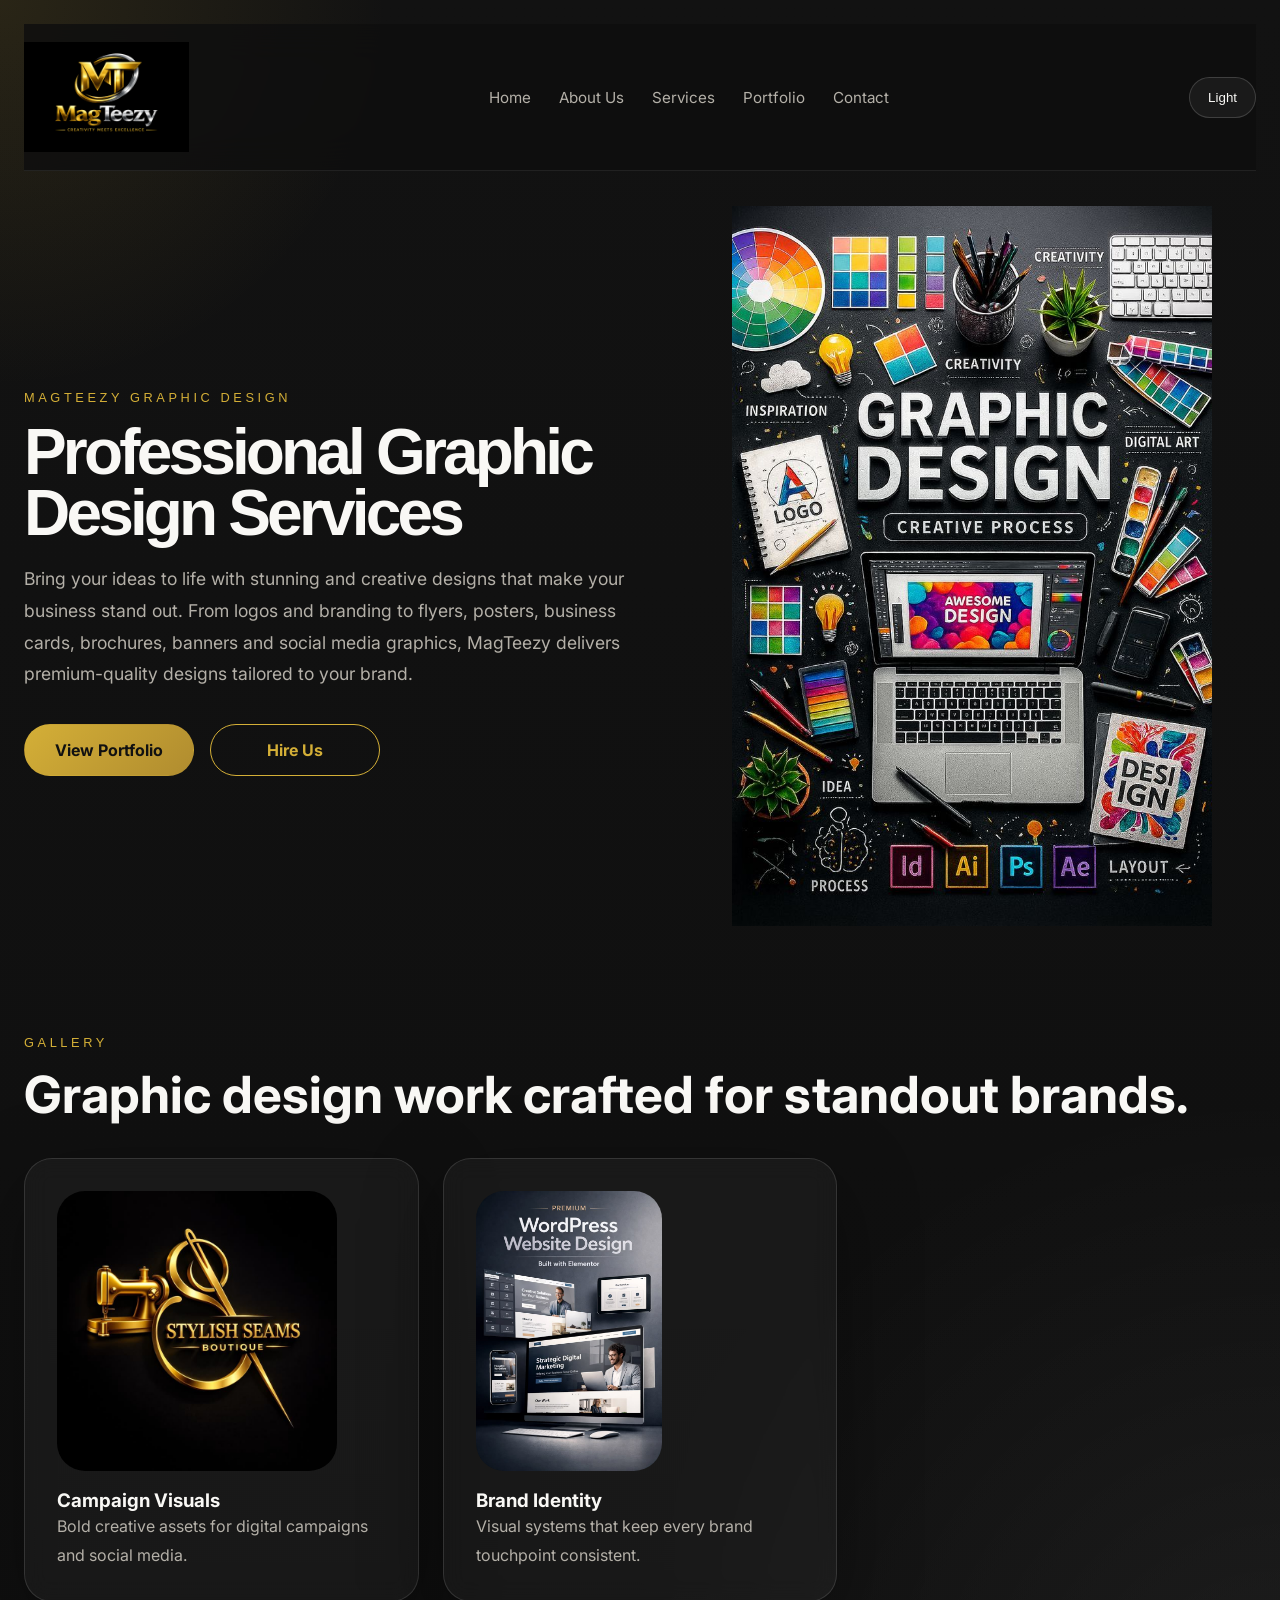
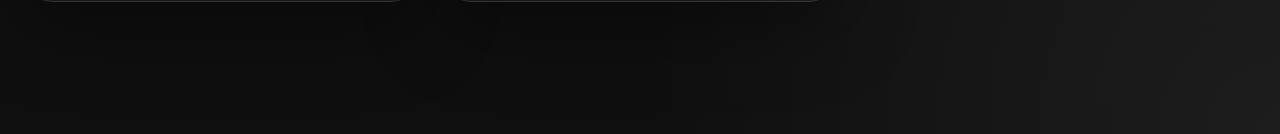
<file: HTML/graphic-design.html>
<!DOCTYPE html>
<html lang="en">
<head>
    <meta charset="UTF-8">
    <meta name="viewport" content="width=device-width, initial-scale=1.0">
    <title>Graphic Design | MagTeezy</title>

    <meta name="description" content="Professional Graphic Design Services by MagTeezy. Logos, Branding, Flyers, Social Media Designs, Business Cards, Banners and more.">

    <link rel="preconnect" href="https://fonts.googleapis.com">
    <link rel="preconnect" href="https://fonts.gstatic.com" crossorigin>

    <link href="https://fonts.googleapis.com/css2?family=Inter:wght@300;400;500;600;700;800&display=swap" rel="stylesheet">

    <link rel="stylesheet" href="../CSS/styles.css">
</head>

<body>

<div class="page-shell">

<header class="site-header">

<a class="brand-logo" href="index.html">
<img src="../MagTeezy%20%20IMAGE/magteezy-logo.png"
alt="MagTeezy Logo"
class="site-logo">
</a>

<nav class="site-nav">

<a href="index.html">Home</a>

<a href="about.html">About Us</a>

<a href="services.html">Services</a>

<a href="portfolio.html">Portfolio</a>

<a href="contact.html">Contact</a>

</nav>

<div class="header-actions">

<button id="themeToggle" class="theme-toggle">
Light
</button>

</div>

</header>





<section class="hero-section">

<div class="hero-copy">

<span class="section-label">
MAGTEEZY GRAPHIC DESIGN
</span>

<h1>
Professional Graphic Design Services
</h1>

<p>

Bring your ideas to life with stunning and creative designs that make your business stand out.

From logos and branding to flyers, posters, business cards, brochures, banners and social media graphics, MagTeezy delivers premium-quality designs tailored to your brand.

</p>

<div class="hero-actions">

<a href="#gallery" class="button primary">

View Portfolio

</a>

<a href="contact.html" class="button outline">

Hire Us

</a>

</div>

</div>

<div class="hero-visual">

<img src="../MagTeezy%20%20IMAGE/Learn%20at%20the%20City%E2%80%99s%20Creative%20Hub%20%282%29.jpg"

alt="Graphic Design"

class="hero-brand-logo">

</div>

</section>

<section class="section portfolio-section" id="gallery">
<div class="section-title">
<span class="section-label">Gallery</span>
<h2>Graphic design work crafted for standout brands.</h2>
</div>
<div class="portfolio-grid">
<article class="portfolio-card">
<img src="../MagTeezy%20%20IMAGE/6403624466756565%20%281%29.jpg" alt="Graphic design sample" class="portfolio-image">
<div class="portfolio-copy"><h3>Campaign Visuals</h3><p>Bold creative assets for digital campaigns and social media.</p></div>
</article>
<article class="portfolio-card">
<img src="../MagTeezy%20%20IMAGE/Branding%201.jpg" alt="Branding design sample" class="portfolio-image">
<div class="portfolio-copy"><h3>Brand Identity</h3><p>Visual systems that keep every brand touchpoint consistent.</p></div>
</article>
</div>
</section>

<script src="../JAVA%20SCRIPT/script.js"></script>
</body>
</html>
</file>
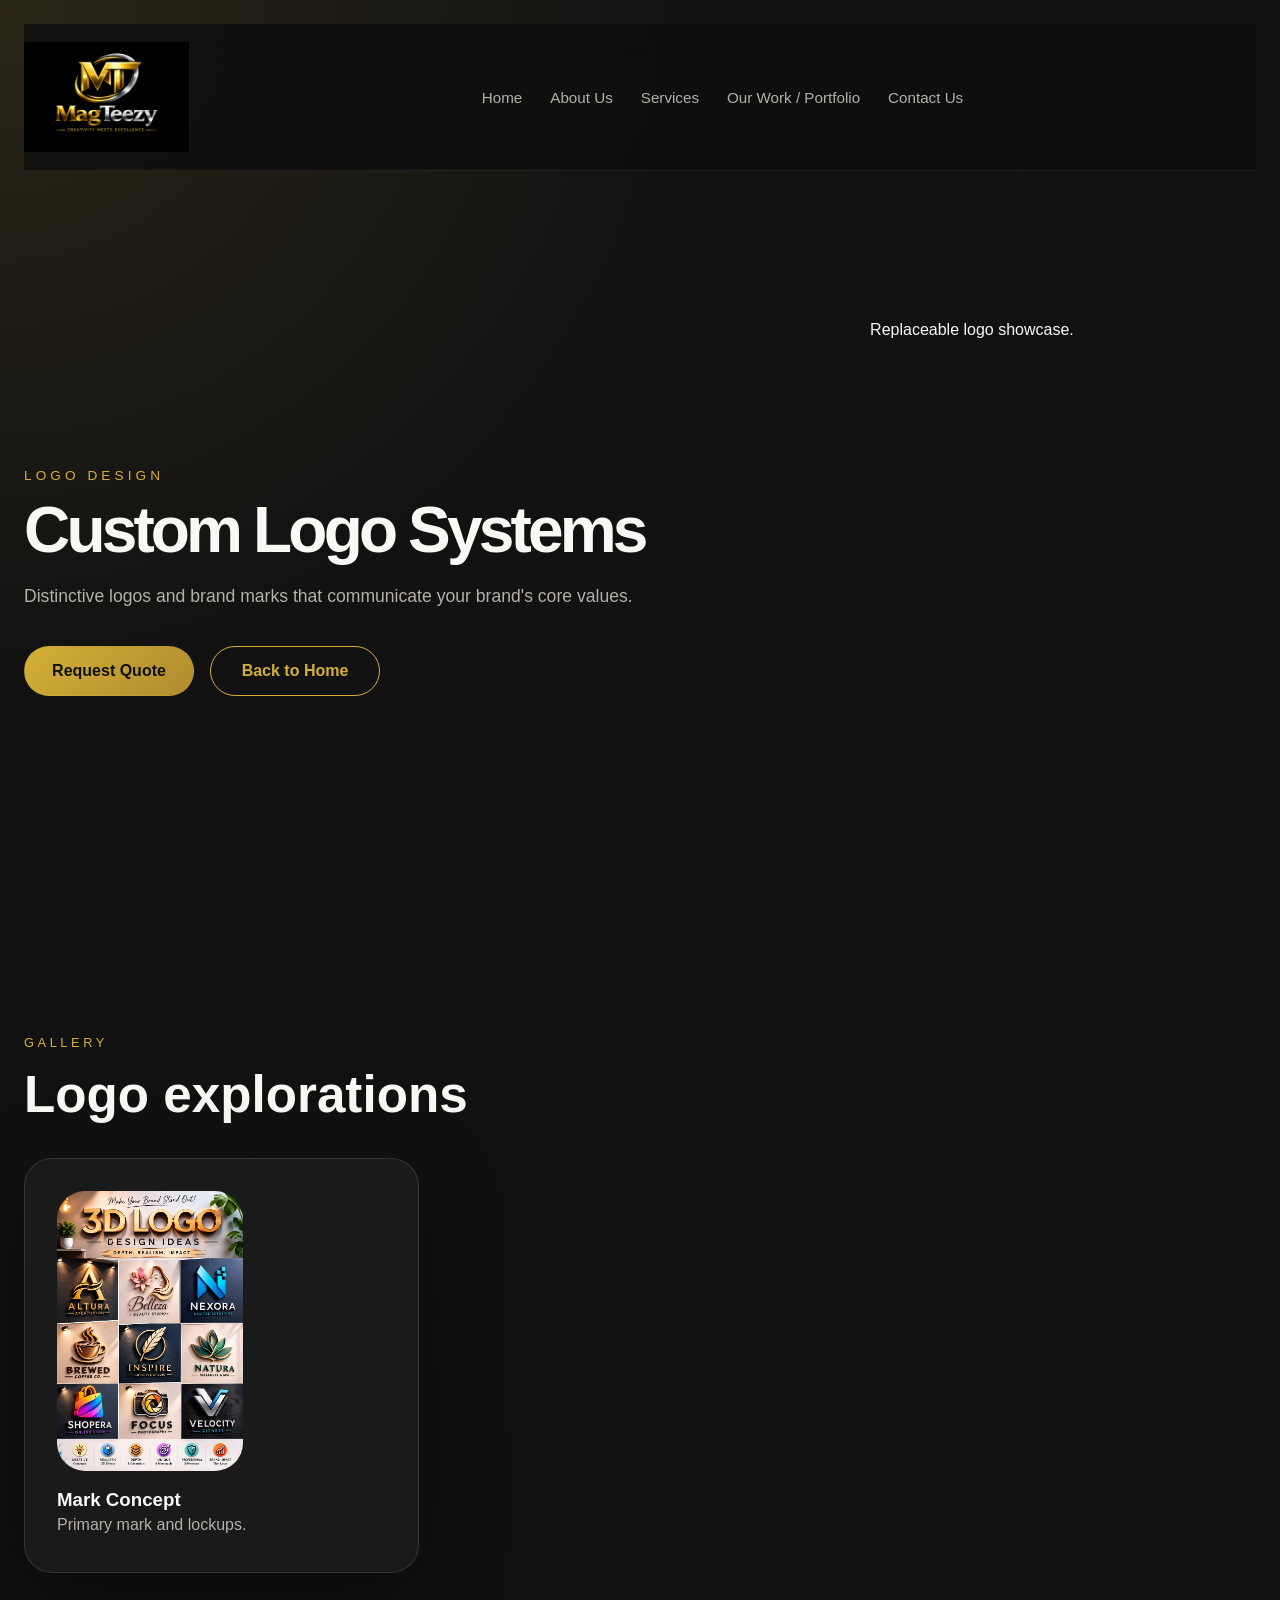
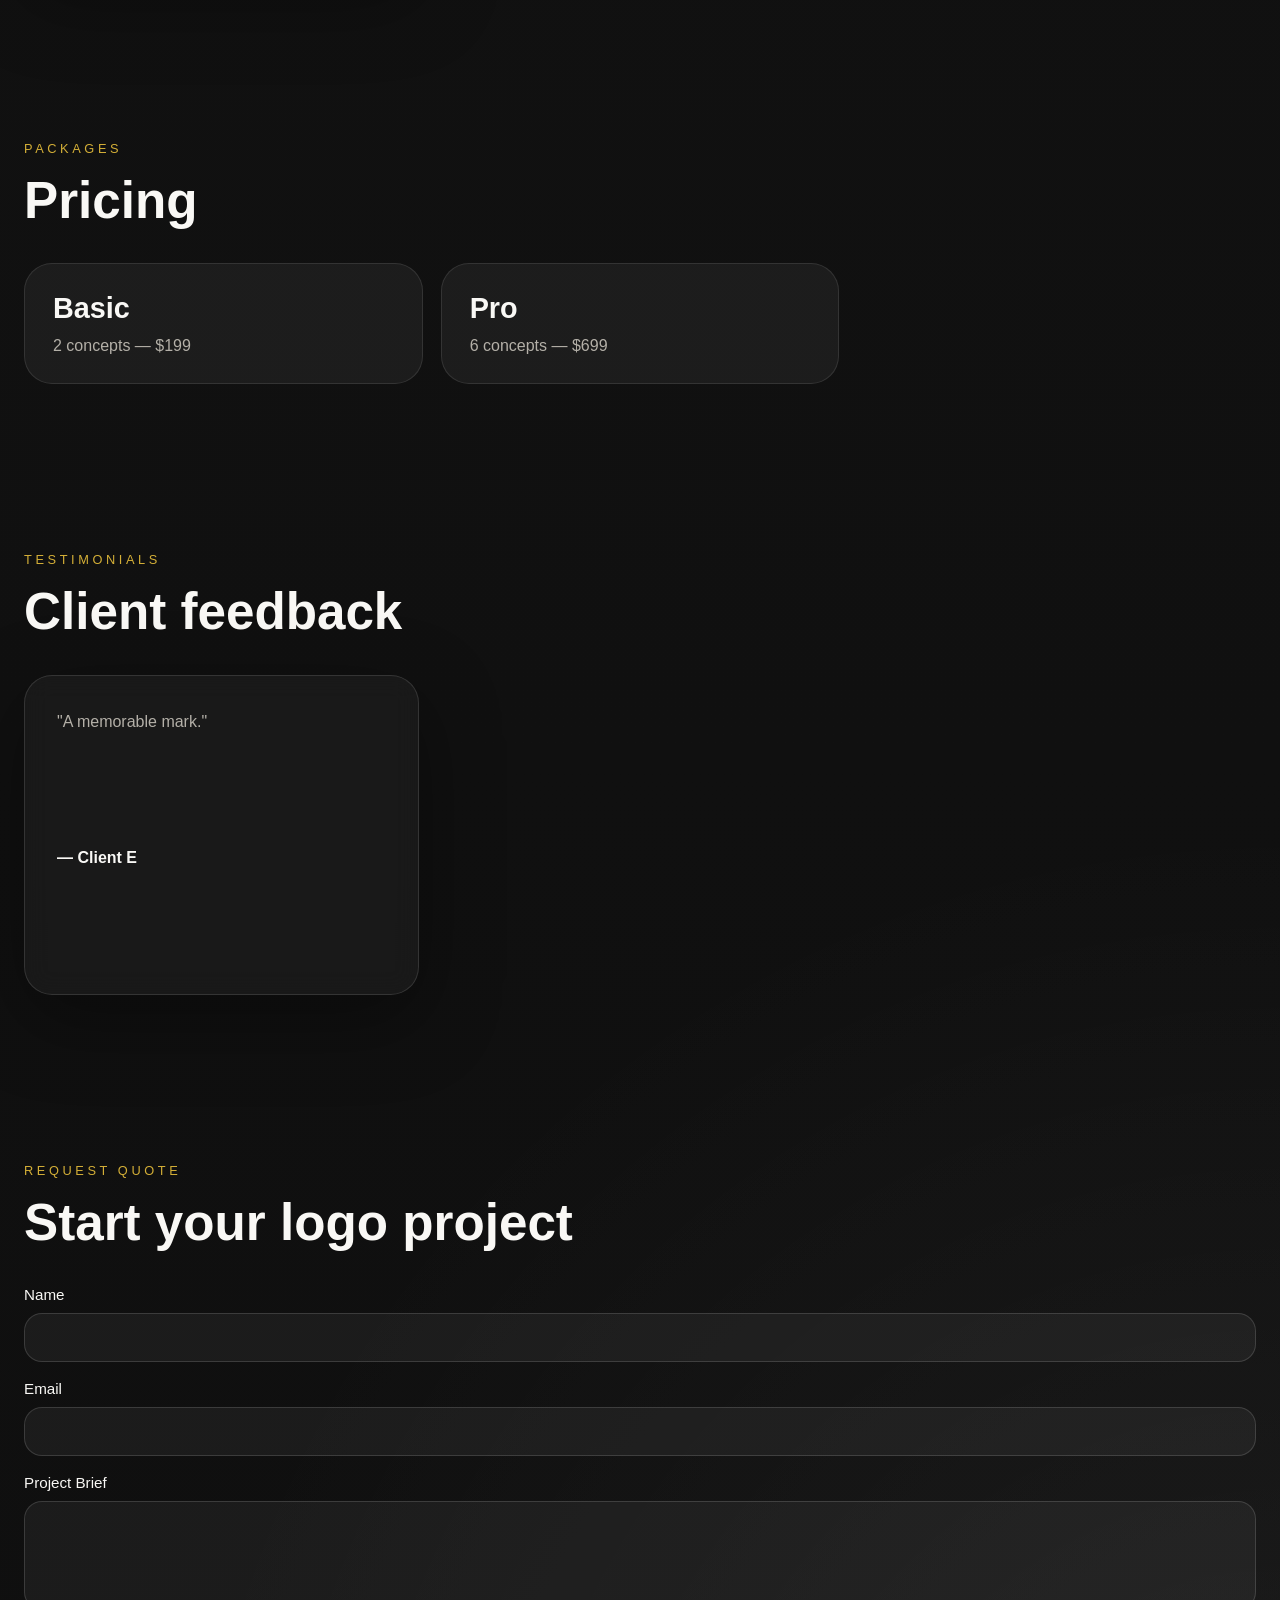
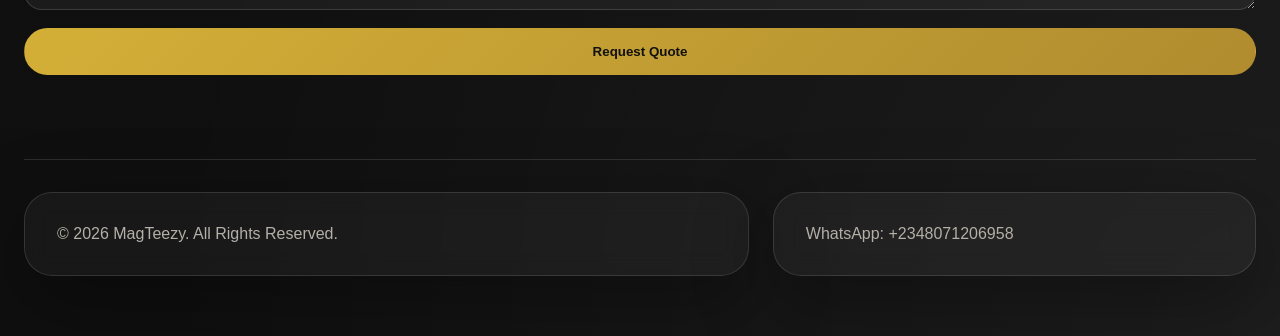
<file: HTML/logo-design.html>
<!DOCTYPE html>
<html lang="en">
<head>
  <meta charset="utf-8" />
  <meta name="viewport" content="width=device-width,initial-scale=1" />
  <title>Logo Design | MagTeezy</title>
  <meta name="description" content="MagTeezy Logo Design - memorable marks and versatile logo systems." />
  <link href="../CSS/styles.css" rel="stylesheet" />
</head>
<body>
  <div class="page-shell">
    <header class="site-header">
      <a class="brand-logo" href="index.html"><img src="../MagTeezy%20%20IMAGE/magteezy-logo.png" alt="MagTeezy" class="site-logo"/></a>
      <nav class="site-nav">
        <a href="index.html">Home</a>
        <a href="about.html" target="_blank">About Us</a>
        <a href="services.html" target="_blank">Services</a>
        <a href="portfolio.html" target="_blank">Our Work / Portfolio</a>
        <a href="contact.html" target="_blank">Contact Us</a>
      </nav>
    </header>
    <main>
      <section class="hero-section"><div class="hero-copy"><span class="eyebrow">Logo Design</span><h1>Custom Logo Systems</h1><p>Distinctive logos and brand marks that communicate your brand's core values.</p><div class="hero-actions"><a class="button primary" href="contact.html">Request Quote</a><a class="button outline" href="index.html">Back to Home</a></div></div><div class="hero-visual"><div class="visual-panel"><div class="visual-statement">Replaceable logo showcase.</div></div></div></section>
      <section class="section"><div class="section-title"><span class="section-label">Gallery</span><h2>Logo explorations</h2></div><div class="portfolio-grid"><article class="portfolio-card"><img src="../MagTeezy%20%20IMAGE/3D%20Logo%20Design%20Ideas%20That%20Make%20Brands%20Stand%20Out%20Instantly.jpg" alt="Logo sample 1" class="portfolio-image" /><div class="portfolio-copy"><h3>Mark Concept</h3><p>Primary mark and lockups.</p></div></article></div></section>
      <section class="section"><div class="section-title"><span class="section-label">Packages</span><h2>Pricing</h2></div><div class="facts-grid"><div class="fact-card"><h3>Basic</h3><p>2 concepts — $199</p></div><div class="fact-card"><h3>Pro</h3><p>6 concepts — $699</p></div></div></section>
      <section class="section"><div class="section-title"><span class="section-label">Testimonials</span><h2>Client feedback</h2></div><div class="testimonial-grid"><article class="testimonial-card"><p>"A memorable mark."</p><span>— Client E</span></article></div></section>
      <section class="section"><div class="section-title"><span class="section-label">Request Quote</span><h2>Start your logo project</h2></div><form class="contact-form" action="https://formspree.io/f/your-form-id" method="POST"><div class="field-group"><label for="name">Name</label><input id="name" name="name" required></div><div class="field-group"><label for="email">Email</label><input id="email" name="email" type="email" required></div><div class="field-group"><label for="brief">Project Brief</label><textarea id="brief" name="brief" rows="5"></textarea></div><button class="button primary" type="submit">Request Quote</button></form></section>
    </main>
    <footer class="site-footer"><div class="footer-panel"><p>© 2026 MagTeezy. All Rights Reserved.</p></div><div class="footer-panel"><p>WhatsApp: +2348071206958</p></div></footer>
  </div>
</body>
  <script src="../JAVA%20SCRIPT/script.js"></script>
</html>
</file>
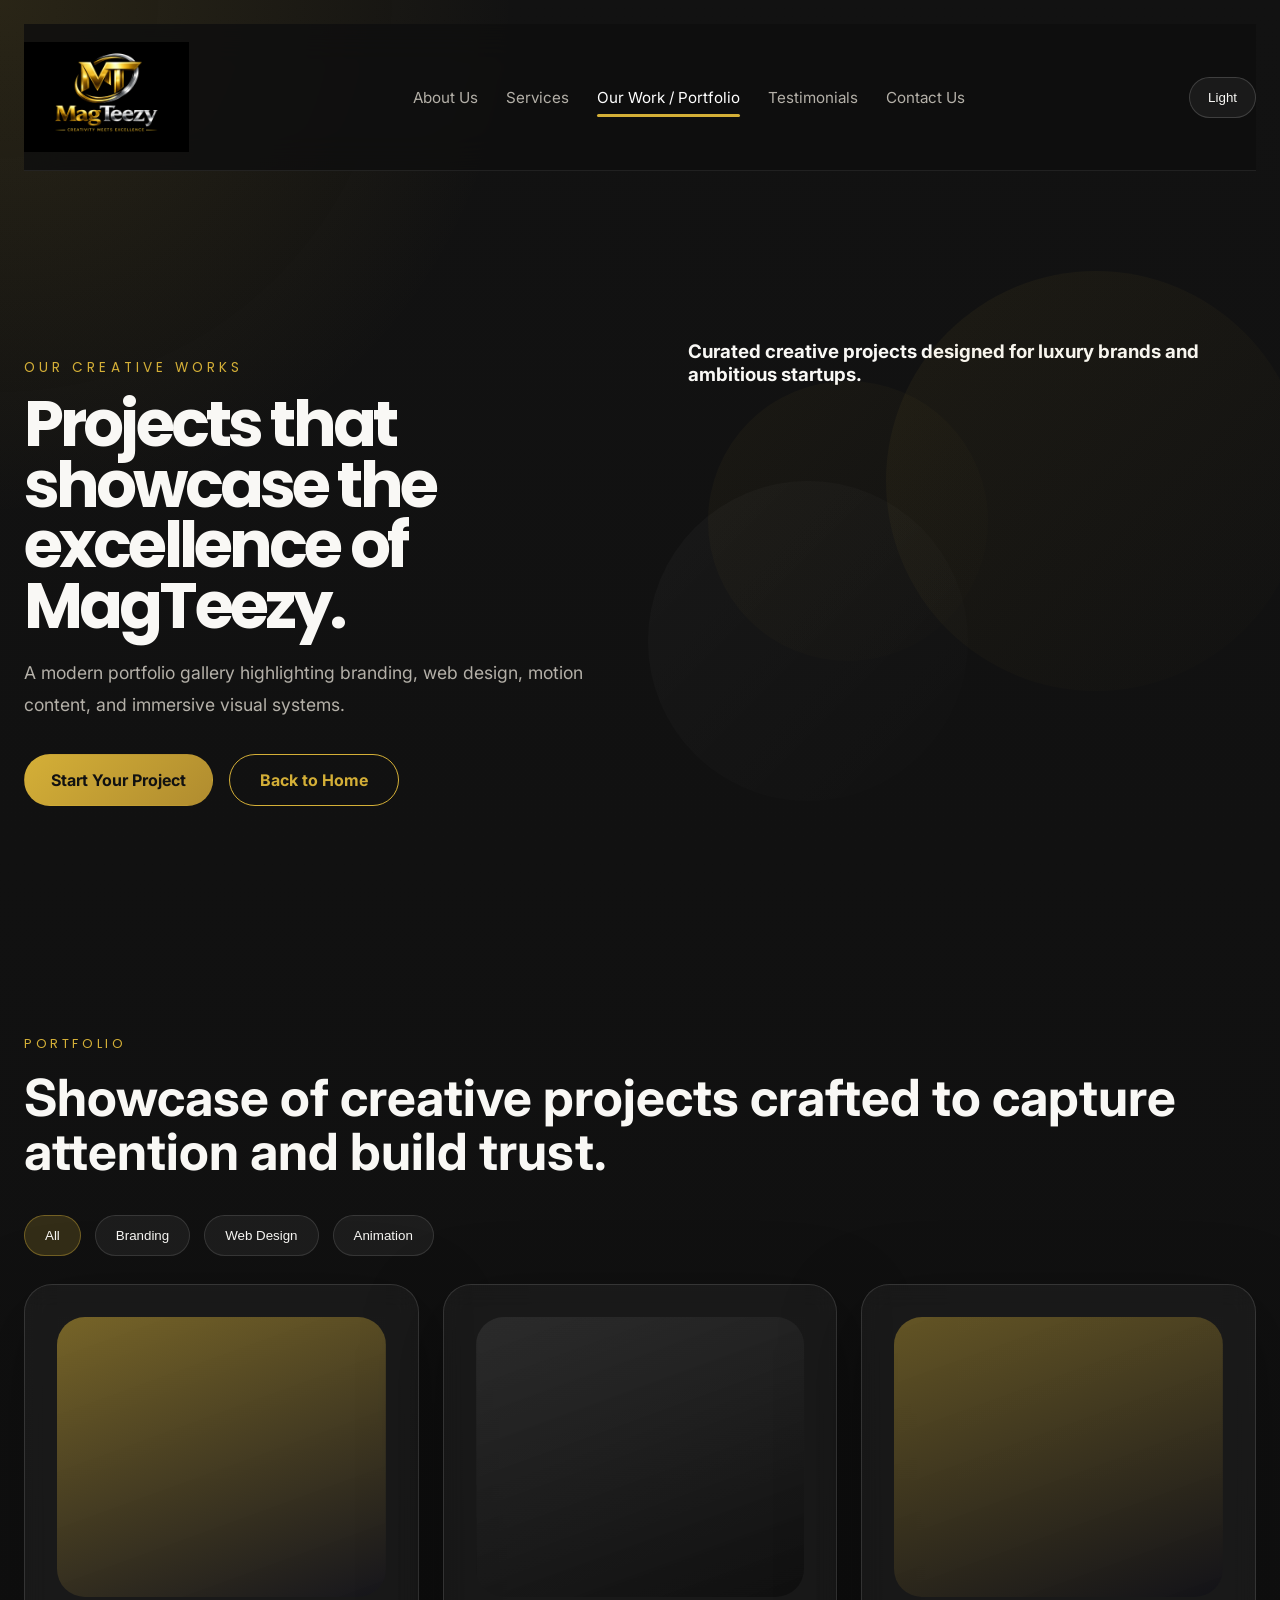
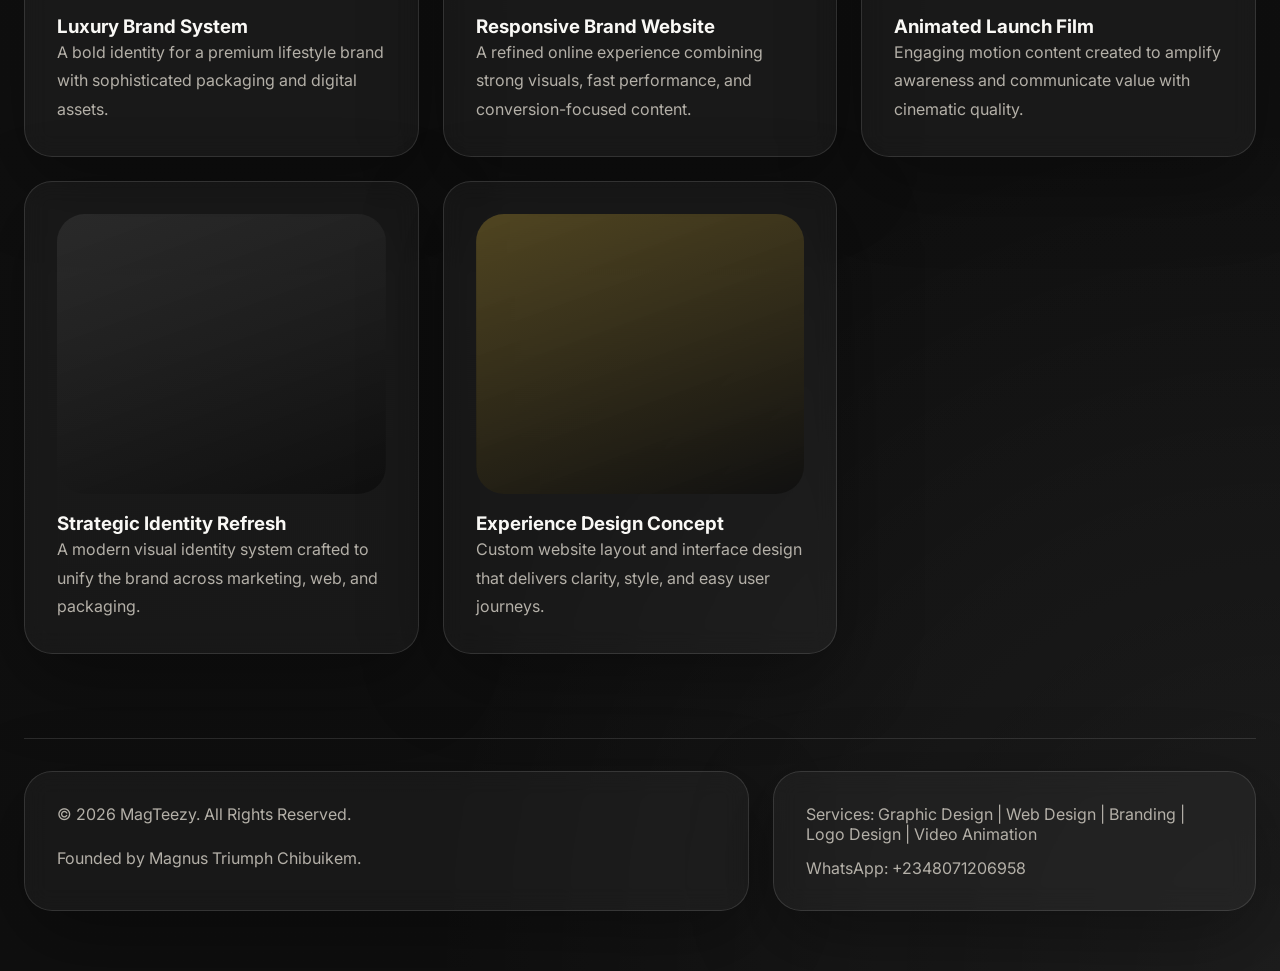
<file: HTML/portfolio.html>
<!DOCTYPE html>
<html lang="en">
<head>
  <meta charset="UTF-8" />
  <meta name="viewport" content="width=device-width, initial-scale=1.0" />
  <meta name="description" content="MagTeezy portfolio page featuring a modern project gallery, hover effects, and professional project showcases." />
  <title>Portfolio | MagTeezy</title>
  <link rel="preconnect" href="https://fonts.googleapis.com" />
  <link rel="preconnect" href="https://fonts.gstatic.com" crossorigin />
  <link href="https://fonts.googleapis.com/css2?family=Inter:wght@400;500;600;700;800&family=Poppins:wght@700;800&display=swap" rel="stylesheet" />
  <link rel="stylesheet" href="../CSS/styles.css" />
</head>
<body>
  <div class="preloader" id="preloader">
    <div class="loader"><span class="dot"></span><span class="dot"></span><span class="dot"></span><span>Loading MagTeezy...</span></div>
  </div>
  <div class="page-shell">
    <header class="site-header">
      <a class="brand-logo" href="index.html">
        <img src="../MagTeezy  IMAGE/magteezy-logo.png" alt="MagTeezy Logo" class="site-logo" />
      </a>
      <button class="nav-toggle" id="navToggle" aria-label="Open navigation menu">☰</button>
      <nav class="site-nav" aria-label="Primary navigation">
        <a href="about.html" target="_blank" rel="noopener noreferrer">About Us</a>
        <a href="services.html" target="_blank" rel="noopener noreferrer">Services</a>
        <a href="portfolio.html" target="_blank" rel="noopener noreferrer">Our Work / Portfolio</a>
        <a href="testimonials.html" target="_blank" rel="noopener noreferrer">Testimonials</a>
        <a href="contact.html" target="_blank" rel="noopener noreferrer">Contact Us</a>
      </nav>
      <div class="header-actions">
        <button id="themeToggle" class="theme-toggle" aria-label="Toggle dark and light theme">Light</button>
      </div>
    </header>

    <main>
      <section class="hero-section">
        <div class="hero-copy">
          <span class="eyebrow">Our Creative Works</span>
          <h1>Projects that showcase the excellence of MagTeezy.</h1>
          <p>A modern portfolio gallery highlighting branding, web design, motion content, and immersive visual systems.</p>
          <div class="hero-actions">
            <a class="button primary" href="contact.html">Start Your Project</a>
            <a class="button outline" href="index.html">Back to Home</a>
          </div>
        </div>
        <div class="hero-visual">
          <div class="visual-layer layer-1"></div>
          <div class="visual-layer layer-2"></div>
          <div class="visual-layer layer-3"></div>
          <div class="visual-panel">
            <div class="visual-statement">
              <h3>Curated creative projects designed for luxury brands and ambitious startups.</h3>
            </div>
          </div>
        </div>
      </section>

      <section class="section portfolio-section">
        <div class="section-title">
          <span class="section-label">Portfolio</span>
          <h2>Showcase of creative projects crafted to capture attention and build trust.</h2>
        </div>
        <div class="portfolio-filter">
          <button class="filter-button active" data-filter="all">All</button>
          <button class="filter-button" data-filter="branding">Branding</button>
          <button class="filter-button" data-filter="web">Web Design</button>
          <button class="filter-button" data-filter="animation">Animation</button>
        </div>
        <div class="portfolio-grid">
          <article class="portfolio-card" data-category="branding">
            <div class="portfolio-image image-1"></div>
            <div class="portfolio-copy">
              <h3>Luxury Brand System</h3>
              <p>A bold identity for a premium lifestyle brand with sophisticated packaging and digital assets.</p>
            </div>
          </article>
          <article class="portfolio-card" data-category="web">
            <div class="portfolio-image image-2"></div>
            <div class="portfolio-copy">
              <h3>Responsive Brand Website</h3>
              <p>A refined online experience combining strong visuals, fast performance, and conversion-focused content.</p>
            </div>
          </article>
          <article class="portfolio-card" data-category="animation">
            <div class="portfolio-image image-3"></div>
            <div class="portfolio-copy">
              <h3>Animated Launch Film</h3>
              <p>Engaging motion content created to amplify awareness and communicate value with cinematic quality.</p>
            </div>
          </article>
          <article class="portfolio-card" data-category="branding">
            <div class="portfolio-image image-4"></div>
            <div class="portfolio-copy">
              <h3>Strategic Identity Refresh</h3>
              <p>A modern visual identity system crafted to unify the brand across marketing, web, and packaging.</p>
            </div>
          </article>
          <article class="portfolio-card" data-category="web">
            <div class="portfolio-image image-5"></div>
            <div class="portfolio-copy">
              <h3>Experience Design Concept</h3>
              <p>Custom website layout and interface design that delivers clarity, style, and easy user journeys.</p>
            </div>
          </article>
        </div>
      </section>
    </main>

    <footer class="site-footer">
      <div class="footer-panel">
        <p>© 2026 MagTeezy. All Rights Reserved.</p>
        <p>Founded by Magnus Triumph Chibuikem.</p>
      </div>
      <div class="footer-panel">
        <p>Services: Graphic Design | Web Design | Branding | Logo Design | Video Animation</p>
        <p>WhatsApp: +2348071206958</p>
      </div>
    </footer>
  </div>

  <script src="../JAVA SCRIPT/script.js"></script>
</body>
</html>
</file>
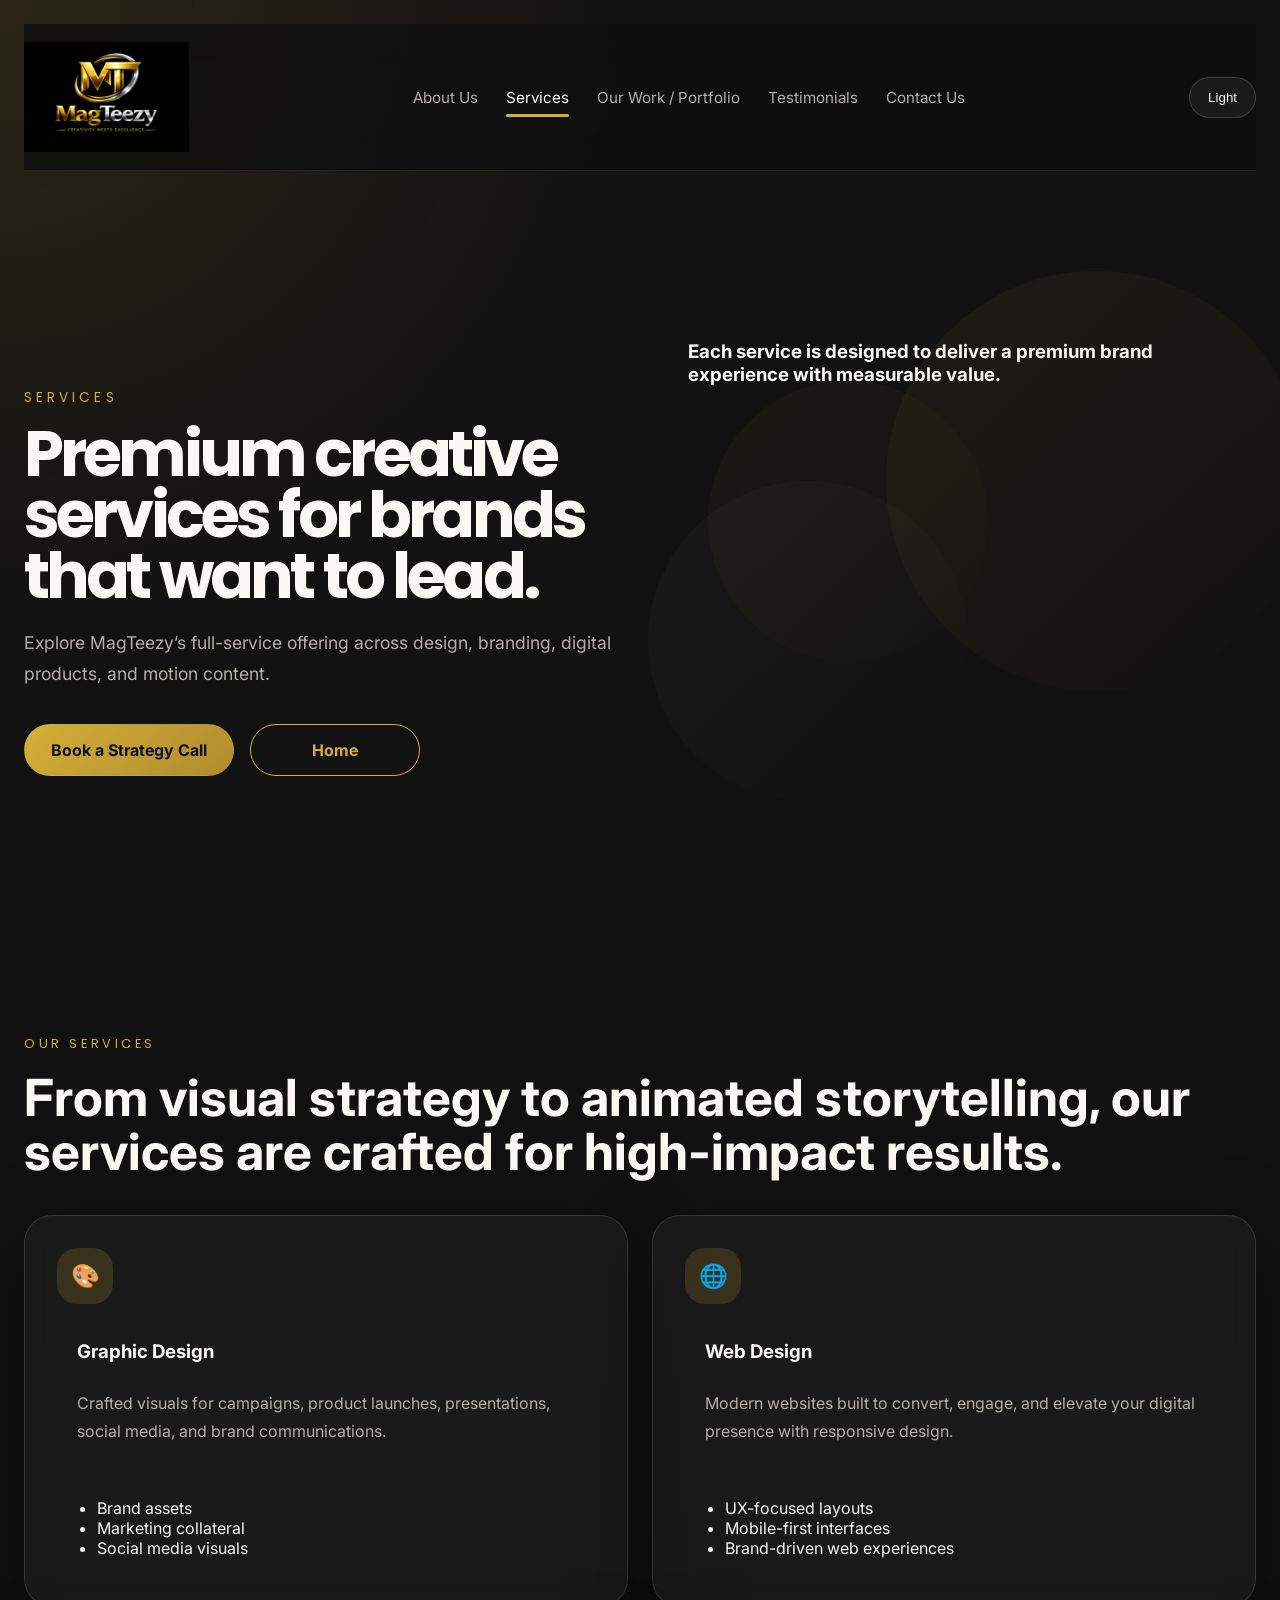
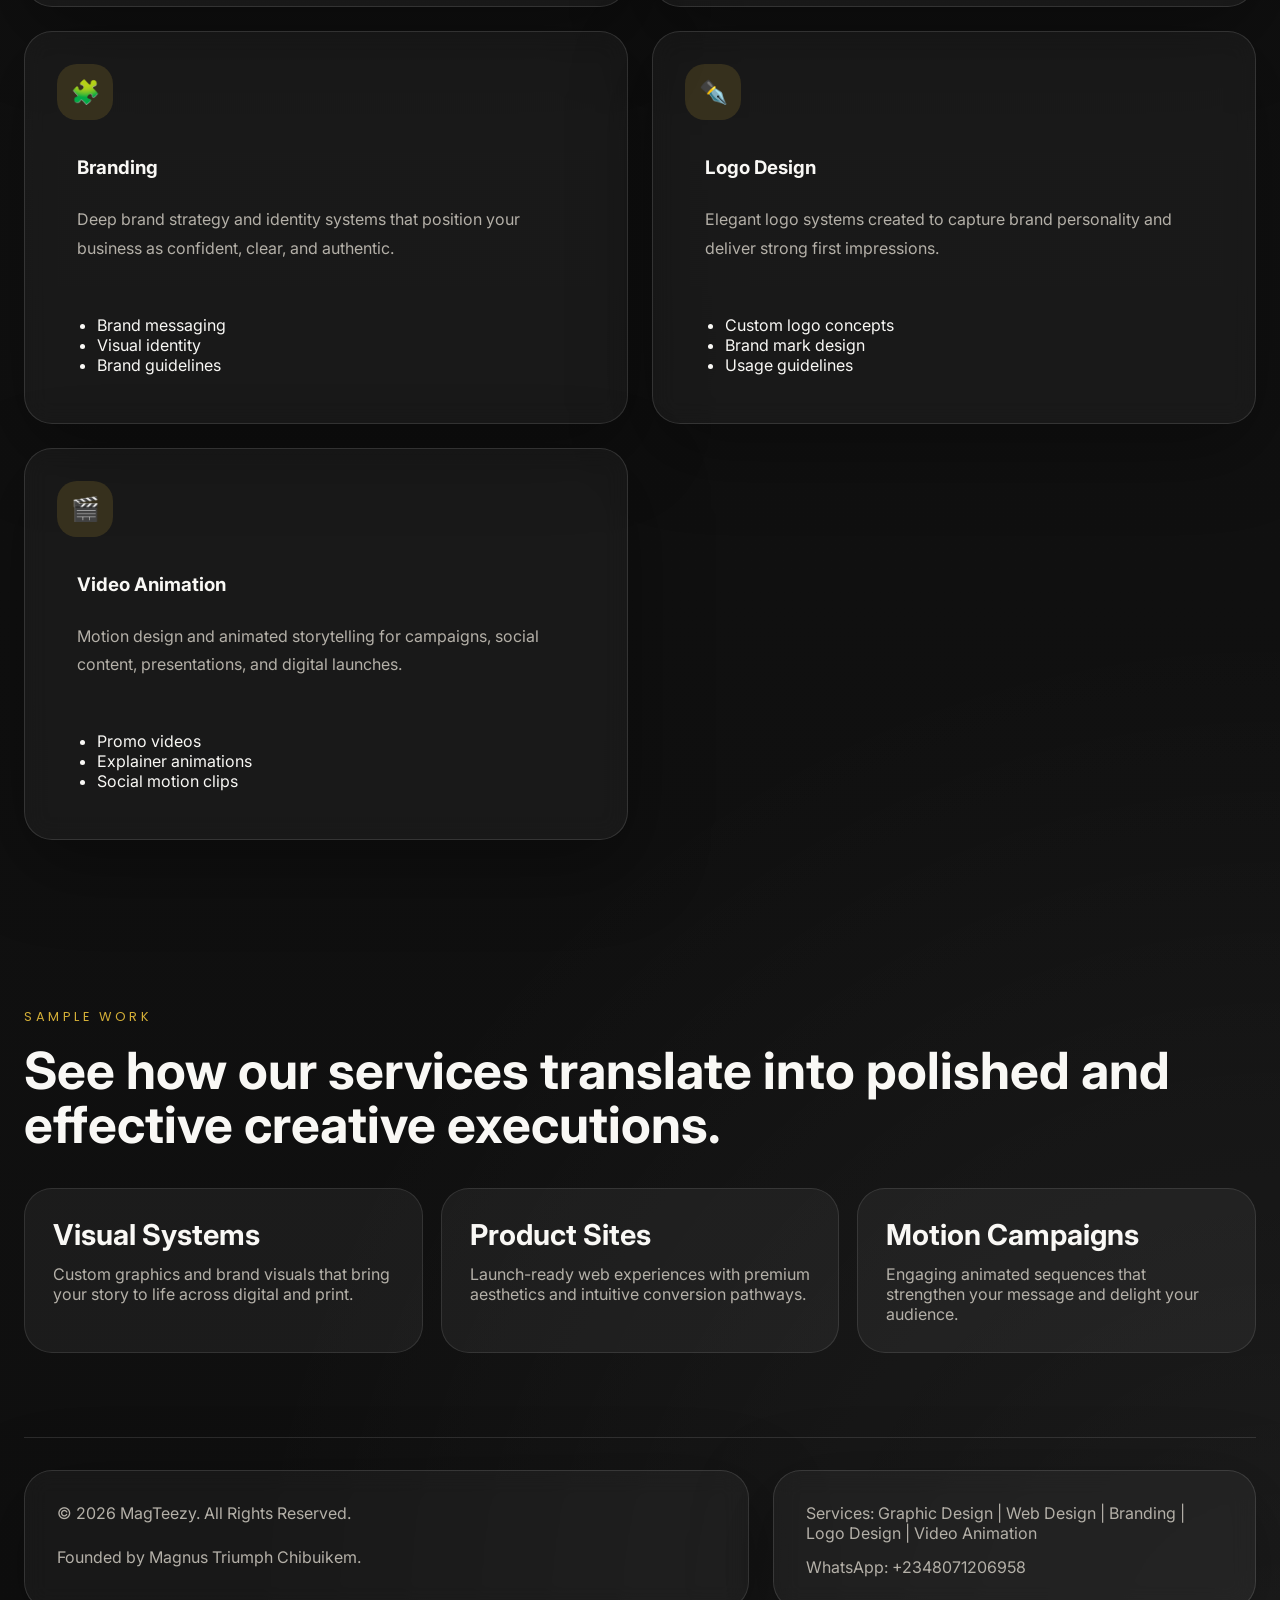
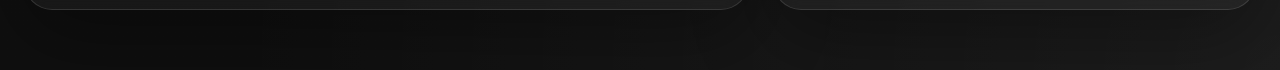
<file: HTML/services.html>
<!DOCTYPE html>
<html lang="en">
<head>
  <meta charset="UTF-8" />
  <meta name="viewport" content="width=device-width, initial-scale=1.0" />
  <meta name="description" content="MagTeezy services page showcasing graphic design, web design, branding, logo design, and video animation offerings." />
  <title>Services | MagTeezy</title>
  <link rel="preconnect" href="https://fonts.googleapis.com" />
  <link rel="preconnect" href="https://fonts.gstatic.com" crossorigin />
  <link href="https://fonts.googleapis.com/css2?family=Inter:wght@400;500;600;700;800&family=Poppins:wght@700;800&display=swap" rel="stylesheet" />
  <link rel="stylesheet" href="../CSS/styles.css" />
</head>
<body>
  <div class="preloader" id="preloader">
    <div class="loader"><span class="dot"></span><span class="dot"></span><span class="dot"></span><span>Loading MagTeezy...</span></div>
  </div>
  <div class="page-shell">
    <header class="site-header">
      <a class="brand-logo" href="index.html">
        <img src="../MagTeezy  IMAGE/magteezy-logo.png" alt="MagTeezy Logo" class="site-logo" />
      </a>
      <button class="nav-toggle" id="navToggle" aria-label="Open navigation menu">☰</button>
      <nav class="site-nav" aria-label="Primary navigation">
        <a href="about.html" target="_blank" rel="noopener noreferrer">About Us</a>
        <a href="services.html" target="_blank" rel="noopener noreferrer">Services</a>
        <a href="portfolio.html" target="_blank" rel="noopener noreferrer">Our Work / Portfolio</a>
        <a href="testimonials.html" target="_blank" rel="noopener noreferrer">Testimonials</a>
        <a href="contact.html" target="_blank" rel="noopener noreferrer">Contact Us</a>
      </nav>
      <div class="header-actions">
        <button id="themeToggle" class="theme-toggle" aria-label="Toggle dark and light theme">Light</button>
      </div>
    </header>

    <main>
      <section class="hero-section">
        <div class="hero-copy">
          <span class="eyebrow">Services</span>
          <h1>Premium creative services for brands that want to lead.</h1>
          <p>Explore MagTeezy’s full-service offering across design, branding, digital products, and motion content.</p>
          <div class="hero-actions">
            <a class="button primary" href="contact.html">Book a Strategy Call</a>
            <a class="button outline" href="index.html">Home</a>
          </div>
        </div>
        <div class="hero-visual">
          <div class="visual-layer layer-1"></div>
          <div class="visual-layer layer-2"></div>
          <div class="visual-layer layer-3"></div>
          <div class="visual-panel">
            <div class="visual-statement">
              <h3>Each service is designed to deliver a premium brand experience with measurable value.</h3>
            </div>
          </div>
        </div>
      </section>

      <section class="section">
        <div class="section-title">
          <span class="section-label">Our Services</span>
          <h2>From visual strategy to animated storytelling, our services are crafted for high-impact results.</h2>
        </div>
        <div class="service-grid">
          <article class="service-card">
            <div class="card-icon">🎨</div>
            <h3>Graphic Design</h3>
            <p>Crafted visuals for campaigns, product launches, presentations, social media, and brand communications.</p>
            <ul>
              <li>Brand assets</li>
              <li>Marketing collateral</li>
              <li>Social media visuals</li>
            </ul>
          </article>
          <article class="service-card">
            <div class="card-icon">🌐</div>
            <h3>Web Design</h3>
            <p>Modern websites built to convert, engage, and elevate your digital presence with responsive design.</p>
            <ul>
              <li>UX-focused layouts</li>
              <li>Mobile-first interfaces</li>
              <li>Brand-driven web experiences</li>
            </ul>
          </article>
          <article class="service-card">
            <div class="card-icon">🧩</div>
            <h3>Branding</h3>
            <p>Deep brand strategy and identity systems that position your business as confident, clear, and authentic.</p>
            <ul>
              <li>Brand messaging</li>
              <li>Visual identity</li>
              <li>Brand guidelines</li>
            </ul>
          </article>
          <article class="service-card">
            <div class="card-icon">✒️</div>
            <h3>Logo Design</h3>
            <p>Elegant logo systems created to capture brand personality and deliver strong first impressions.</p>
            <ul>
              <li>Custom logo concepts</li>
              <li>Brand mark design</li>
              <li>Usage guidelines</li>
            </ul>
          </article>
          <article class="service-card">
            <div class="card-icon">🎬</div>
            <h3>Video Animation</h3>
            <p>Motion design and animated storytelling for campaigns, social content, presentations, and digital launches.</p>
            <ul>
              <li>Promo videos</li>
              <li>Explainer animations</li>
              <li>Social motion clips</li>
            </ul>
          </article>
        </div>
      </section>

      <section class="section">
        <div class="section-title">
          <span class="section-label">Sample Work</span>
          <h2>See how our services translate into polished and effective creative executions.</h2>
        </div>
        <div class="facts-grid">
          <article class="fact-card">
            <h3>Visual Systems</h3>
            <p>Custom graphics and brand visuals that bring your story to life across digital and print.</p>
          </article>
          <article class="fact-card">
            <h3>Product Sites</h3>
            <p>Launch-ready web experiences with premium aesthetics and intuitive conversion pathways.</p>
          </article>
          <article class="fact-card">
            <h3>Motion Campaigns</h3>
            <p>Engaging animated sequences that strengthen your message and delight your audience.</p>
          </article>
        </div>
      </section>
    </main>

    <footer class="site-footer">
      <div class="footer-panel">
        <p>© 2026 MagTeezy. All Rights Reserved.</p>
        <p>Founded by Magnus Triumph Chibuikem.</p>
      </div>
      <div class="footer-panel">
        <p>Services: Graphic Design | Web Design | Branding | Logo Design | Video Animation</p>
        <p>WhatsApp: +2348071206958</p>
      </div>
    </footer>
  </div>

  <script src="../JAVA SCRIPT/script.js"></script>
</body>
</html>
</file>
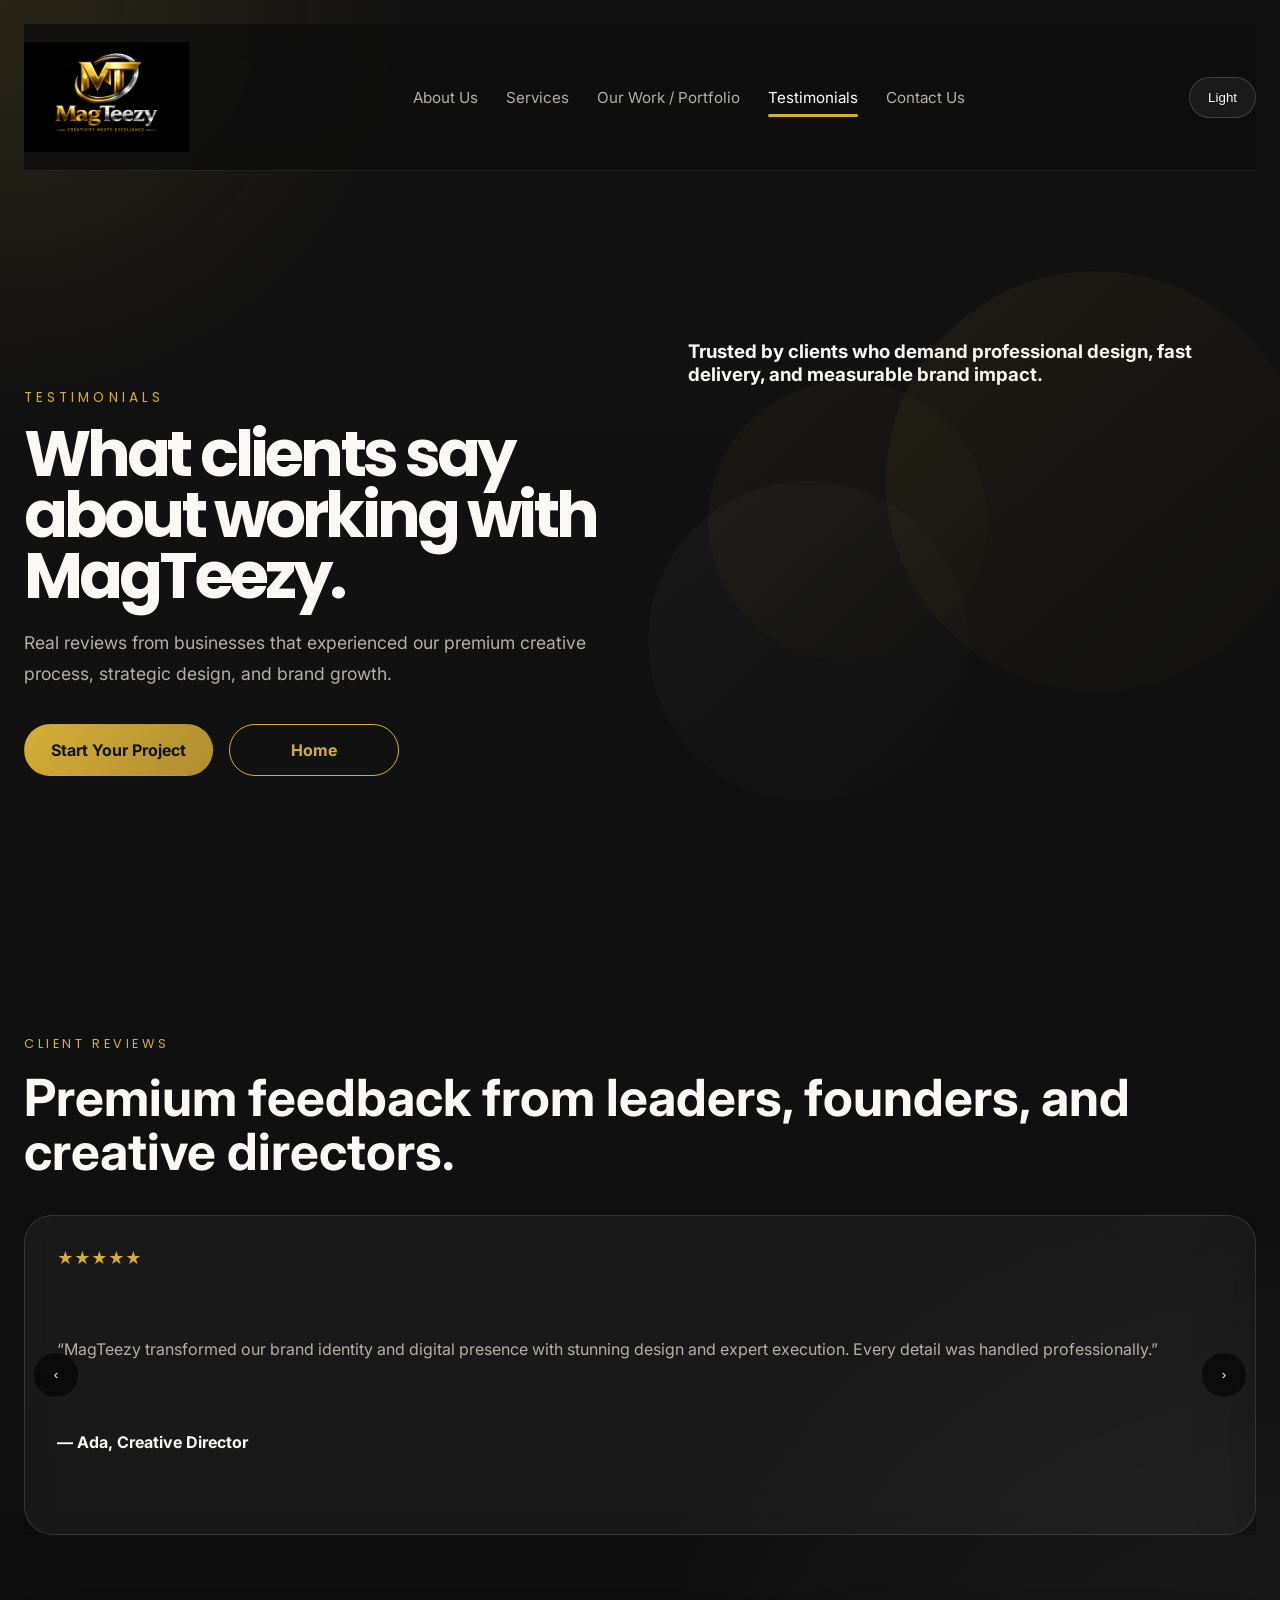
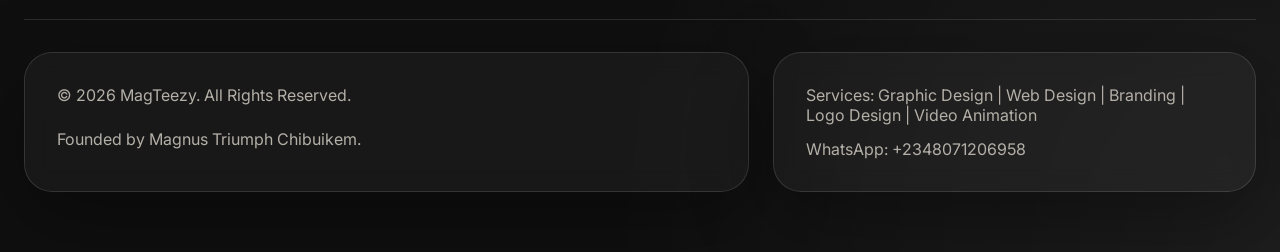
<file: HTML/testimonials.html>
<!DOCTYPE html>
<html lang="en">
<head>
  <meta charset="UTF-8" />
  <meta name="viewport" content="width=device-width, initial-scale=1.0" />
  <meta name="description" content="MagTeezy testimonials page featuring customer reviews, rating cards, and a professional slider experience." />
  <title>Testimonials | MagTeezy</title>
  <link rel="preconnect" href="https://fonts.googleapis.com" />
  <link rel="preconnect" href="https://fonts.gstatic.com" crossorigin />
  <link href="https://fonts.googleapis.com/css2?family=Inter:wght@400;500;600;700;800&family=Poppins:wght@700;800&display=swap" rel="stylesheet" />
  <link rel="stylesheet" href="../CSS/styles.css" />
</head>
<body>
  <div class="preloader" id="preloader">
    <div class="loader"><span class="dot"></span><span class="dot"></span><span class="dot"></span><span>Loading MagTeezy...</span></div>
  </div>
  <div class="page-shell">
    <header class="site-header">
      <a class="brand-logo" href="index.html">
        <img src="../MagTeezy  IMAGE/magteezy-logo.png" alt="MagTeezy Logo" class="site-logo" />
      </a>
      <button class="nav-toggle" id="navToggle" aria-label="Open navigation menu">☰</button>
      <nav class="site-nav" aria-label="Primary navigation">
        <a href="about.html" target="_blank" rel="noopener noreferrer">About Us</a>
        <a href="services.html" target="_blank" rel="noopener noreferrer">Services</a>
        <a href="portfolio.html" target="_blank" rel="noopener noreferrer">Our Work / Portfolio</a>
        <a href="testimonials.html" target="_blank" rel="noopener noreferrer">Testimonials</a>
        <a href="contact.html" target="_blank" rel="noopener noreferrer">Contact Us</a>
      </nav>
      <div class="header-actions">
        <button id="themeToggle" class="theme-toggle" aria-label="Toggle dark and light theme">Light</button>
      </div>
    </header>

    <main>
      <section class="hero-section">
        <div class="hero-copy">
          <span class="eyebrow">Testimonials</span>
          <h1>What clients say about working with MagTeezy.</h1>
          <p>Real reviews from businesses that experienced our premium creative process, strategic design, and brand growth.</p>
          <div class="hero-actions">
            <a class="button primary" href="contact.html">Start Your Project</a>
            <a class="button outline" href="index.html">Home</a>
          </div>
        </div>
        <div class="hero-visual">
          <div class="visual-layer layer-1"></div>
          <div class="visual-layer layer-2"></div>
          <div class="visual-layer layer-3"></div>
          <div class="visual-panel">
            <div class="visual-statement">
              <h3>Trusted by clients who demand professional design, fast delivery, and measurable brand impact.</h3>
            </div>
          </div>
        </div>
      </section>

      <section class="section">
        <div class="section-title">
          <span class="section-label">Client Reviews</span>
          <h2>Premium feedback from leaders, founders, and creative directors.</h2>
        </div>
        <div class="testimonial-slider">
          <button class="slider-control prev" aria-label="Previous testimonial">‹</button>
          <div class="testimonial-track">
            <article class="testimonial-card">
              <div class="stars">★★★★★</div>
              <p>“MagTeezy transformed our brand identity and digital presence with stunning design and expert execution. Every detail was handled professionally.”</p>
              <span>— Ada, Creative Director</span>
            </article>
            <article class="testimonial-card">
              <div class="stars">★★★★★</div>
              <p>“The team delivered a beautiful website and a cohesive brand system that truly elevated our positioning in the market.”</p>
              <span>— Chike, Founder</span>
            </article>
            <article class="testimonial-card">
              <div class="stars">★★★★★</div>
              <p>“From concept to launch, the collaboration was seamless. The animation and visual design exceeded expectations.”</p>
              <span>— Nia, Marketing Lead</span>
            </article>
          </div>
          <button class="slider-control next" aria-label="Next testimonial">›</button>
        </div>
      </section>
    </main>

    <footer class="site-footer">
      <div class="footer-panel">
        <p>© 2026 MagTeezy. All Rights Reserved.</p>
        <p>Founded by Magnus Triumph Chibuikem.</p>
      </div>
      <div class="footer-panel">
        <p>Services: Graphic Design | Web Design | Branding | Logo Design | Video Animation</p>
        <p>WhatsApp: +2348071206958</p>
      </div>
    </footer>
  </div>

  <script src="../JAVA SCRIPT/script.js"></script>
</body>
</html>
</file>
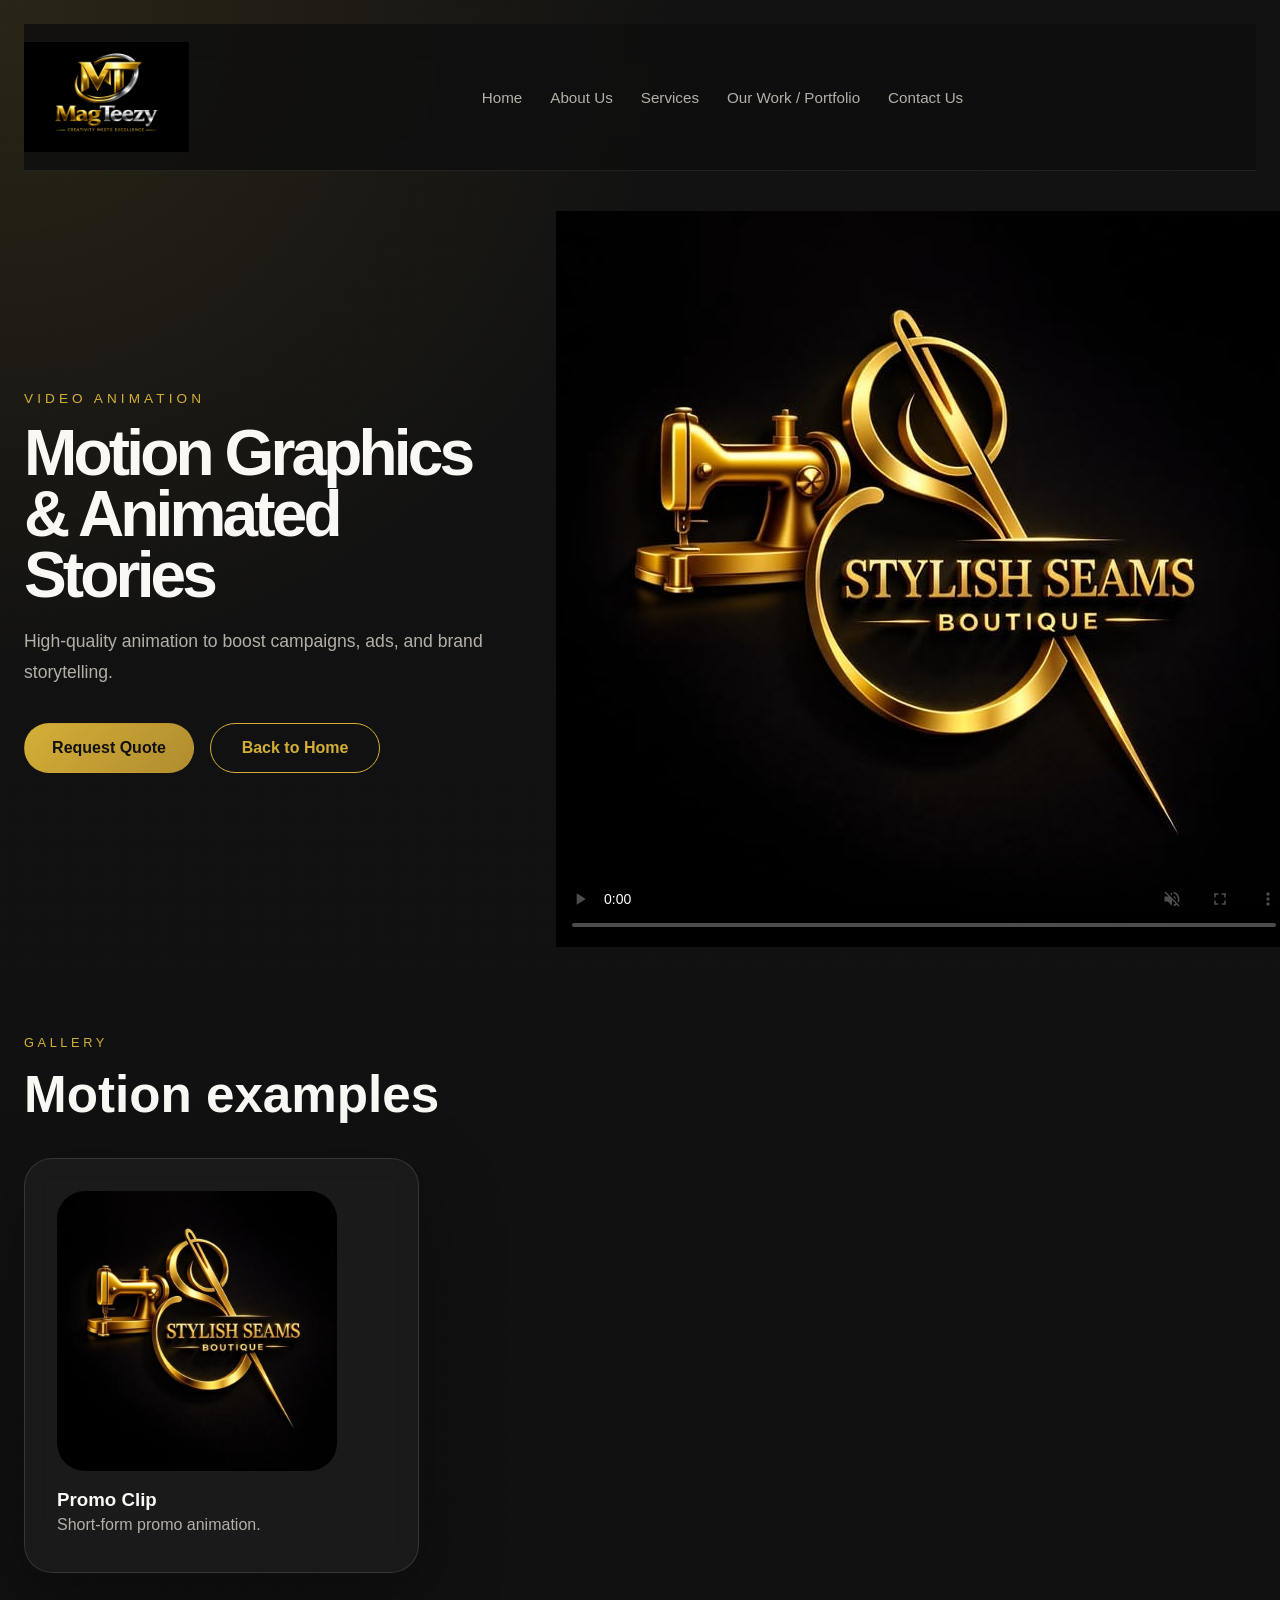
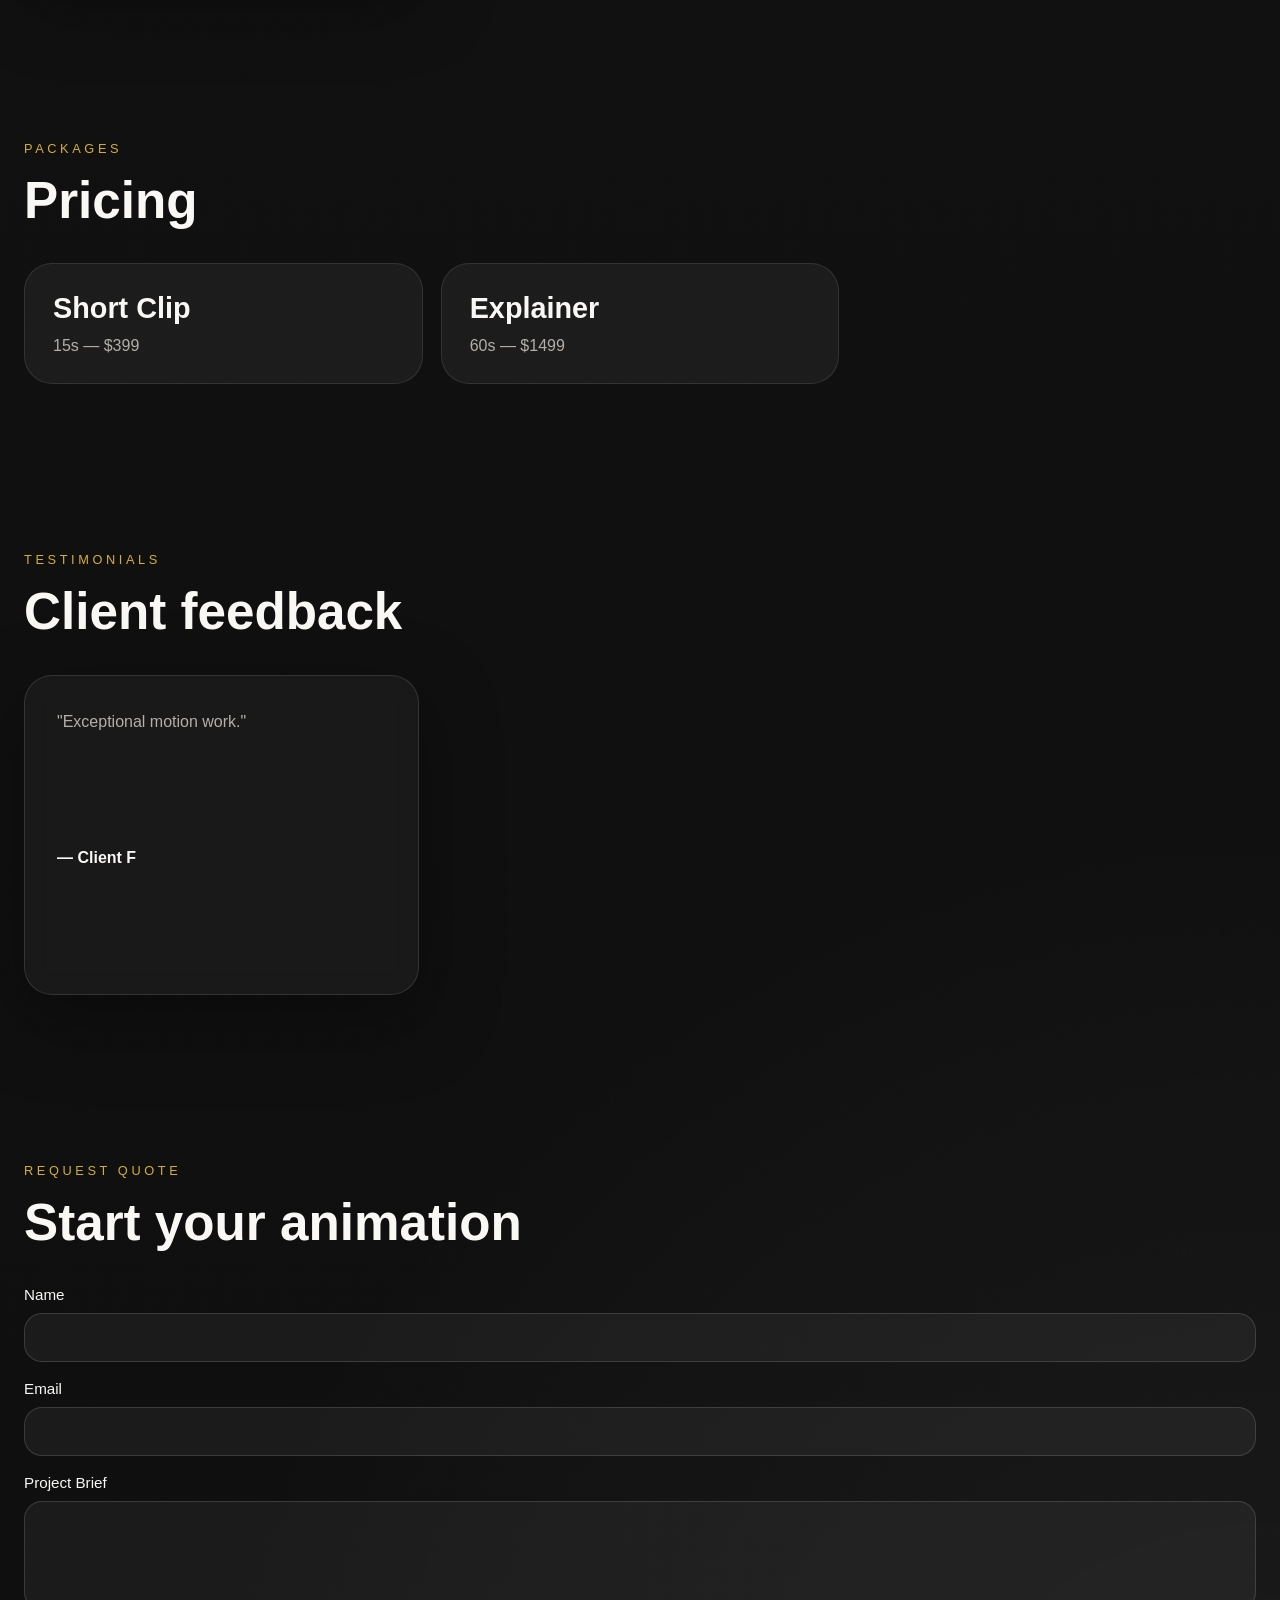
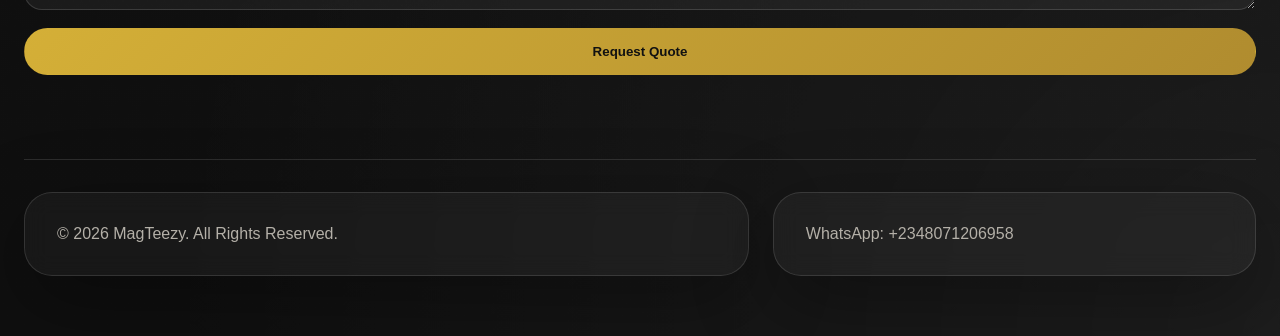
<file: HTML/video-animation.html>
<!DOCTYPE html>
<html lang="en">
<head>
  <meta charset="utf-8" />
  <meta name="viewport" content="width=device-width,initial-scale=1" />
  <title>Video Animation | MagTeezy</title>
  <meta name="description" content="MagTeezy Video Animation - motion graphics, promo videos, and animated storytelling." />
  <link href="../CSS/styles.css" rel="stylesheet" />
</head>
<body>
  <div class="page-shell">
    <header class="site-header">
      <a class="brand-logo" href="index.html"><img src="../MagTeezy%20%20IMAGE/magteezy-logo.png" alt="MagTeezy" class="site-logo"/></a>
      <nav class="site-nav">
        <a href="index.html">Home</a>
        <a href="about.html" target="_blank">About Us</a>
        <a href="services.html" target="_blank">Services</a>
        <a href="portfolio.html" target="_blank">Our Work / Portfolio</a>
        <a href="contact.html" target="_blank">Contact Us</a>
      </nav>
    </header>
    <main>
      <section class="hero-section">
        <div class="hero-copy"><span class="eyebrow">Video Animation</span><h1>Motion Graphics & Animated Stories</h1><p>High-quality animation to boost campaigns, ads, and brand storytelling.</p><div class="hero-actions"><a class="button primary" href="contact.html">Request Quote</a><a class="button outline" href="index.html">Back to Home</a></div></div>
        <div class="hero-visual">
          <div class="hero-video-shell">
           <video
    id="heroVideo"
    class="hero-video"
    controls
    autoplay
    muted
    loop
    playsinline
    preload="metadata"
    poster="../MagTeezy%20%20IMAGE/6403624466756565%20%285%29.jpg">
    <source src="../VIDEOS/magteezy-video-animation.mp4" type="video/mp4">
    Your browser does not support the video tag.
</video>
            
          </div>
        </div>
      </section>
      <section class="section"><div class="section-title"><span class="section-label">Gallery</span><h2>Motion examples</h2></div><div class="portfolio-grid"><article class="portfolio-card"><img src="../MagTeezy%20%20IMAGE/6403624466756565%20%285%29.jpg" alt="Animation sample 1" class="portfolio-image" /><div class="portfolio-copy"><h3>Promo Clip</h3><p>Short-form promo animation.</p></div></article></div></section>
      <section class="section"><div class="section-title"><span class="section-label">Packages</span><h2>Pricing</h2></div><div class="facts-grid"><div class="fact-card"><h3>Short Clip</h3><p>15s — $399</p></div><div class="fact-card"><h3>Explainer</h3><p>60s — $1499</p></div></div></section>
      <section class="section"><div class="section-title"><span class="section-label">Testimonials</span><h2>Client feedback</h2></div><div class="testimonial-grid"><article class="testimonial-card"><p>"Exceptional motion work."</p><span>— Client F</span></article></div></section>
      <section class="section"><div class="section-title"><span class="section-label">Request Quote</span><h2>Start your animation</h2></div><form class="contact-form" action="https://formspree.io/f/your-form-id" method="POST"><div class="field-group"><label for="name">Name</label><input id="name" name="name" required></div><div class="field-group"><label for="email">Email</label><input id="email" name="email" type="email" required></div><div class="field-group"><label for="brief">Project Brief</label><textarea id="brief" name="brief" rows="5"></textarea></div><button class="button primary" type="submit">Request Quote</button></form></section>
    </main>
    <footer class="site-footer"><div class="footer-panel"><p>© 2026 MagTeezy. All Rights Reserved.</p></div><div class="footer-panel"><p>WhatsApp: +2348071206958</p></div></footer>
  </div>
</body>
  <script src="../JAVA%20SCRIPT/script.js"></script>
</html>
</file>
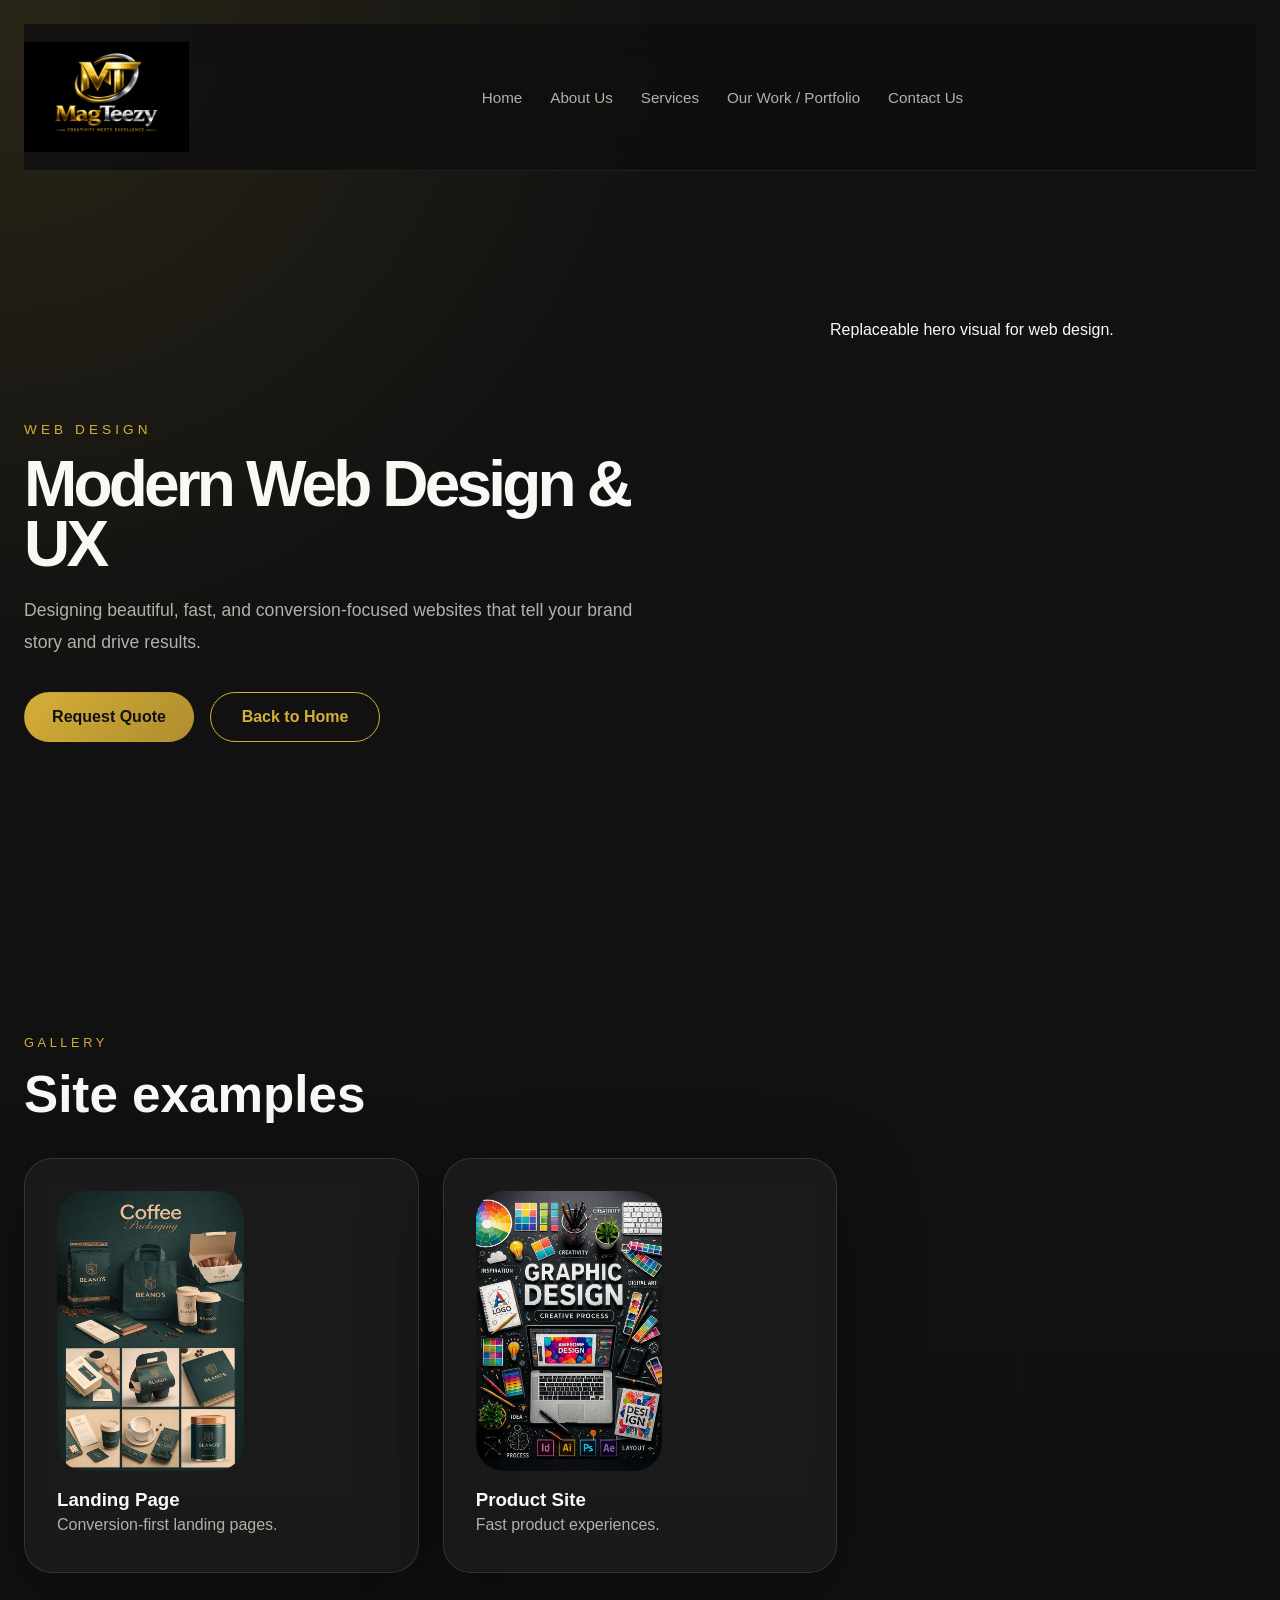
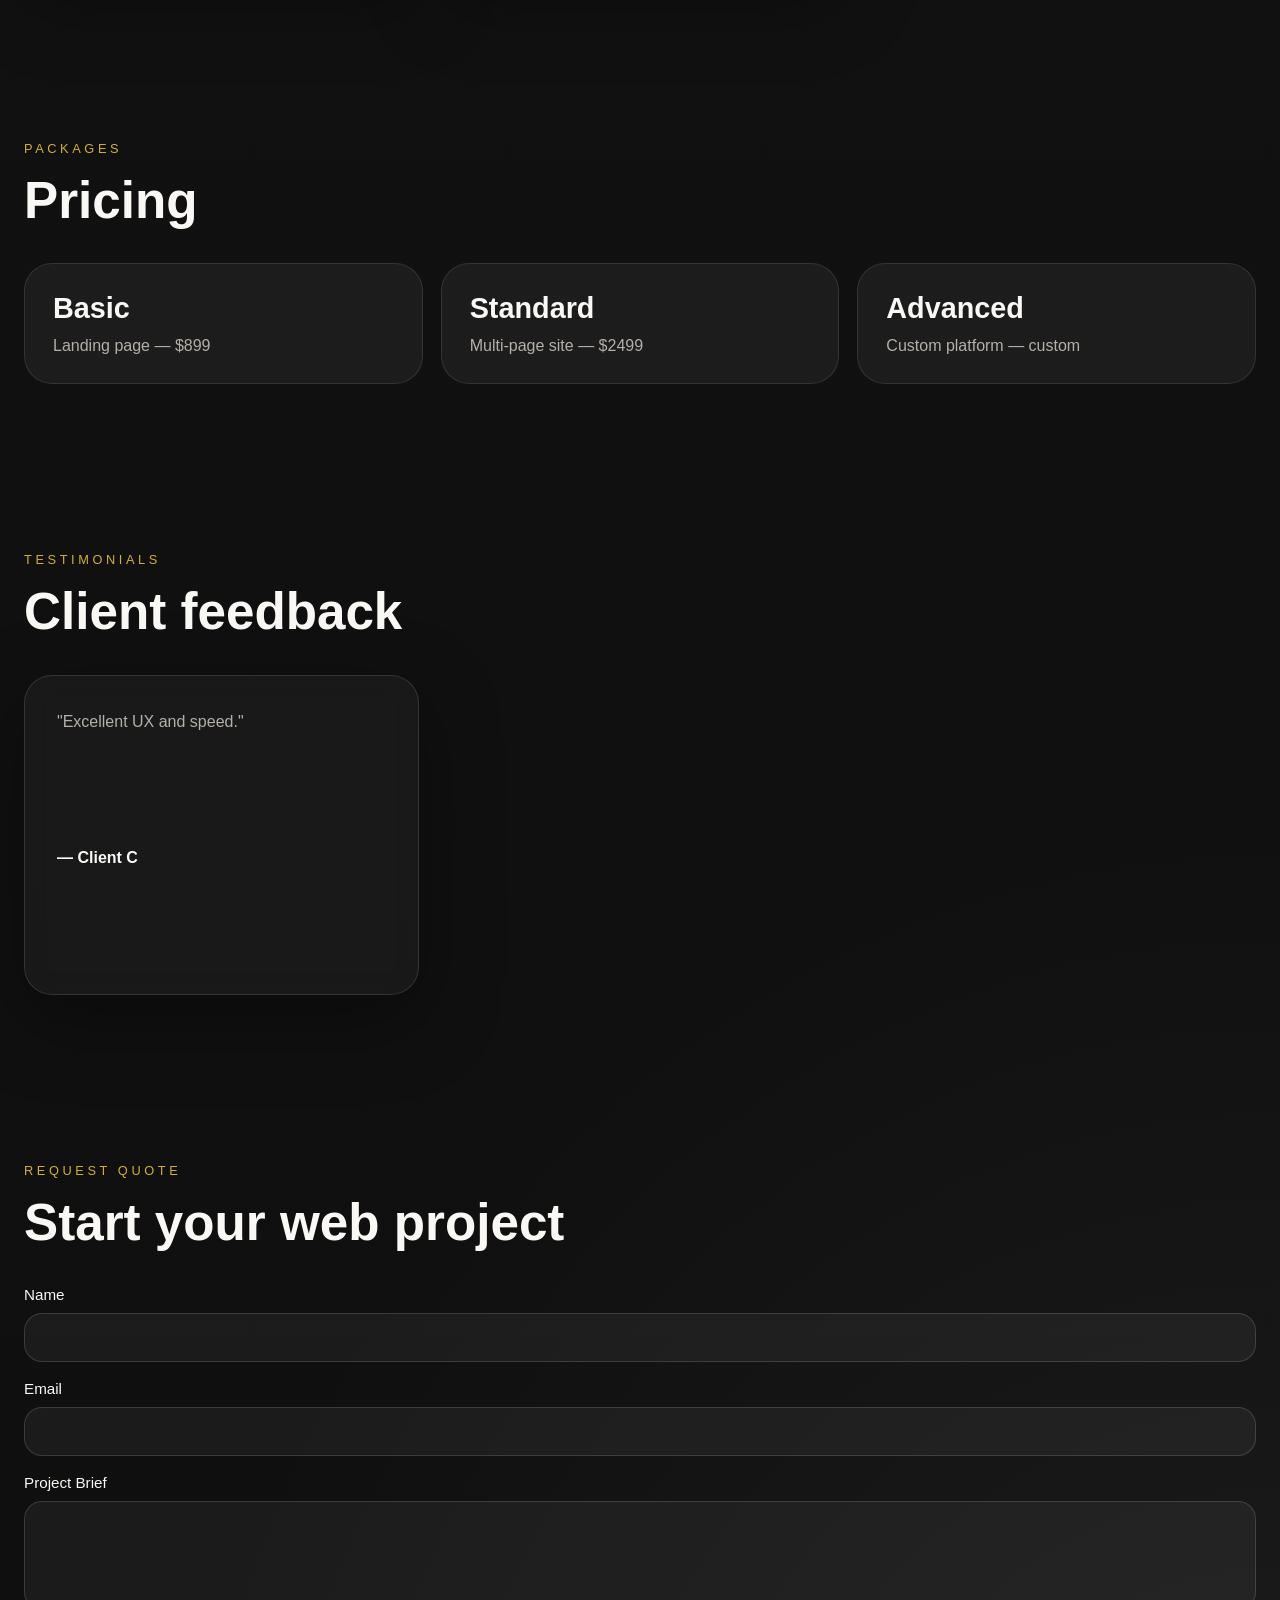
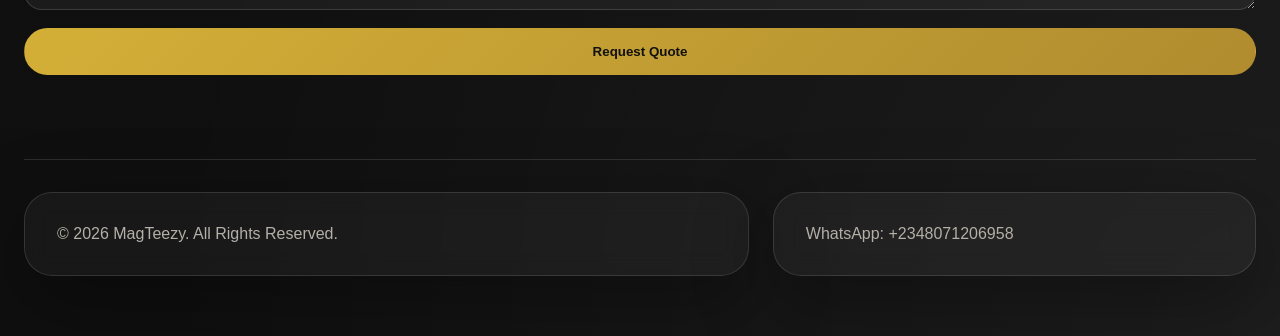
<file: HTML/web-design.html>
<!DOCTYPE html>
<html lang="en">
<head>
  <meta charset="utf-8" />
  <meta name="viewport" content="width=device-width,initial-scale=1" />
  <title>Web Design | MagTeezy</title>
  <meta name="description" content="MagTeezy Web Design services - premium websites, UX/UI, and conversion-focused design." />
  <link href="../CSS/styles.css" rel="stylesheet" />
</head>
<body>
  <div class="page-shell">
    <header class="site-header">
      <a class="brand-logo" href="index.html"><img src="../MagTeezy%20%20IMAGE/magteezy-logo.png" alt="MagTeezy" class="site-logo"/></a>
      <nav class="site-nav">
        <a href="index.html">Home</a>
        <a href="about.html" target="_blank">About Us</a>
        <a href="services.html" target="_blank">Services</a>
        <a href="portfolio.html" target="_blank">Our Work / Portfolio</a>
        <a href="contact.html" target="_blank">Contact Us</a>
      </nav>
    </header>
    <main>
      <section class="hero-section">
        <div class="hero-copy">
          <span class="eyebrow">Web Design</span>
          <h1>Modern Web Design & UX</h1>
          <p>Designing beautiful, fast, and conversion-focused websites that tell your brand story and drive results.</p>
          <div class="hero-actions"><a class="button primary" href="contact.html">Request Quote</a><a class="button outline" href="index.html">Back to Home</a></div>
        </div>
        <div class="hero-visual"><div class="visual-panel"><div class="visual-statement">Replaceable hero visual for web design.</div></div></div>
      </section>

      <section class="section">
        <div class="section-title"><span class="section-label">Gallery</span><h2>Site examples</h2></div>
        <div class="portfolio-grid">
          <article class="portfolio-card"><img src="../MagTeezy%20%20IMAGE/14707136282232898.jpg" alt="Website sample 1" class="portfolio-image" /><div class="portfolio-copy"><h3>Landing Page</h3><p>Conversion-first landing pages.</p></div></article>
          <article class="portfolio-card"><img src="../MagTeezy%20%20IMAGE/Learn%20at%20the%20City%E2%80%99s%20Creative%20Hub%20%282%29.jpg" alt="Website sample 2" class="portfolio-image" /><div class="portfolio-copy"><h3>Product Site</h3><p>Fast product experiences.</p></div></article>
        </div>
      </section>


      <section class="section"><div class="section-title"><span class="section-label">Packages</span><h2>Pricing</h2></div><div class="facts-grid"><div class="fact-card"><h3>Basic</h3><p>Landing page — $899</p></div><div class="fact-card"><h3>Standard</h3><p>Multi-page site — $2499</p></div><div class="fact-card"><h3>Advanced</h3><p>Custom platform — custom</p></div></div></section>

      <section class="section"><div class="section-title"><span class="section-label">Testimonials</span><h2>Client feedback</h2></div><div class="testimonial-grid"><article class="testimonial-card"><p>"Excellent UX and speed."</p><span>— Client C</span></article></div></section>

      <section class="section"><div class="section-title"><span class="section-label">Request Quote</span><h2>Start your web project</h2></div><form class="contact-form" action="https://formspree.io/f/your-form-id" method="POST"><div class="field-group"><label for="name">Name</label><input id="name" name="name" required></div><div class="field-group"><label for="email">Email</label><input id="email" name="email" type="email" required></div><div class="field-group"><label for="brief">Project Brief</label><textarea id="brief" name="brief" rows="5"></textarea></div><button class="button primary" type="submit">Request Quote</button></form></section>
    </main>
    <footer class="site-footer"><div class="footer-panel"><p>© 2026 MagTeezy. All Rights Reserved.</p></div><div class="footer-panel"><p>WhatsApp: +2348071206958</p></div></footer>
  </div>
</body>
  <script src="../JAVA%20SCRIPT/script.js"></script>
</html>
</file>
<file: CSS/styles.css>
:root {
    color-scheme: dark;
    --bg: #0f0f0f;
    --surface: rgba(255, 255, 255, 0.04);
    --surface-soft: rgba(255, 255, 255, 0.05);
    --text: #f9f8f5;
    --muted: #b4b0a8;
    --gold: #d4af37;
    --gold-soft: rgba(212, 175, 55, 0.14);
    --white: #ffffff;
    --border: rgba(255, 255, 255, 0.12);
    --shadow: 0 24px 80px rgba(0, 0, 0, 0.35);
    --radius: 28px;
    font-family: 'Inter', sans-serif;
  }

  @import url('https://fonts.googleapis.com/css2?family=Inter:wght@400;500;600;700;800&family=Poppins:wght@700;800&display=swap');

  * {
    box-sizing: border-box;
  }

  html {
    scroll-behavior: smooth;
  }

  body {
    margin: 0;
    min-height: 100vh;
    color: var(--text);
    background: radial-gradient(circle at top left, rgba(212, 175, 55, 0.12), transparent 18%),
      radial-gradient(circle at bottom right, rgba(255, 255, 255, 0.06), transparent 30%),
      linear-gradient(180deg, #121212 0%, #0f0f0f 100%);
  }

  ::selection {
    background: rgba(212, 175, 55, 0.28);
  }

  body.light {
    color-scheme: light;
    --bg: #f5f5f5;
    --surface: rgba(255, 255, 255, 0.98);
    --surface-soft: rgba(15, 15, 15, 0.04);
    --text: #111111;
    --muted: #5c5c5c;
    --border: rgba(17, 17, 17, 0.08);
    background: #f5f5f5;
  }

  body.light .page-shell {
    background: transparent;
  }

  body.light .site-header,
  body.light .section-card,
  body.light .portfolio-card,
  body.light .testimonial-card,
  body.light .contact-card,
  body.light .founder-card,
  body.light .hero-panel,
  body.light .footer-panel {
    background: rgba(255, 255, 255, 0.95);
    border-color: rgba(17, 17, 17, 0.08);
  }

  body.light .button.primary {
    background: linear-gradient(135deg, #d4af37, #b08c2f);
    color: #111;
  }

  body.light .button.outline,
  body.light .button.secondary {
    color: #111;
  }

  .page-shell {
    max-width: 1320px;
    margin: 0 auto;
    padding: 24px 24px 48px;
  }

  .site-header {
    position: sticky;
    top: 0;
    z-index: 20;
    display: grid;
    grid-template-columns: auto 1fr auto;
    align-items: center;
    gap: 28px;
    padding: 18px 0;
    border-bottom: 1px solid rgba(255, 255, 255, 0.08);
    backdrop-filter: blur(18px);
    background: rgba(15, 15, 15, 0.84);
  }

  .site-logo {
      height: 110px;
      width: auto;
      display: block;
  }

  .hero-brand-logo {
      width: 220px;
      height: auto;
      margin-bottom: 20px;
      display: block;
  }

  .nav-toggle {
    display: none;
    border: none;
    background: transparent;
    color: var(--text);
    font-size: 1.3rem;
    cursor: pointer;
  }

  .site-nav {
    display: flex;
    align-items: center;
    gap: 28px;
    justify-content: center;
  }

  .site-nav a {
    position: relative;
    color: var(--muted);
    text-decoration: none;
    font-size: 0.95rem;
    transition: color 0.3s ease;
  }

  .site-nav a:hover,
  .site-nav a.active {
    color: var(--white);
  }

  .site-nav a.active::after,
  .site-nav a:hover::after {
    content: '';
    position: absolute;
    left: 0;
    bottom: -10px;
    width: 100%;
    height: 3px;
    background: var(--gold);
    border-radius: 999px;
  }

  .header-actions {
    display: flex;
    align-items: center;
    gap: 14px;
  }

  .theme-toggle {
    padding: 12px 18px;
    border-radius: 999px;
    border: 1px solid rgba(255, 255, 255, 0.16);
    background: rgba(255, 255, 255, 0.05);
    color: var(--text);
    cursor: pointer;
    transition: transform 0.25s ease, background 0.25s ease;
  }

  .theme-toggle:hover {
    transform: translateY(-1px);
  }

  .hero-section {
    display: grid;
    grid-template-columns: 1.05fr 0.95fr;
    align-items: center;
    gap: 36px;
    min-height: calc(100vh - 120px);
    padding-top: 40px;
  }

  .hero-copy {
    max-width: 680px;
  }

  .hero-copy .eyebrow {
    font-family: 'Poppins', sans-serif;
    text-transform: uppercase;
    letter-spacing: 0.3em;
    color: var(--gold);
    font-size: 0.85rem;
  }

  .hero-copy h1 {
    margin: 16px 0 20px;
    font-family: 'Poppins', sans-serif;
    font-size: clamp(3.4rem, 5vw, 5.8rem);
    line-height: 0.95;
    letter-spacing: -0.06em;
  }

  .hero-copy p {
    max-width: 660px;
    color: var(--muted);
    font-size: 1.1rem;
    line-height: 1.8;
  }

  .hero-actions {
    display: flex;
    flex-wrap: wrap;
    gap: 16px;
    margin-top: 34px;
  }

  .hero-actions .button {
    min-width: 170px;
  }

  .hero-visual {
    position: relative;
    min-height: 520px;
    background: transparent;
    border: none;
    box-shadow: none;
    overflow: visible;
    display: flex;
    align-items: center;
    justify-content: center;
  }

  .hero-visual::before {
    display: none;
  }

  .hero-video-shell {
    position: relative;
    width: 100%;
    max-width: 700px;
    border-radius: 24px;
    overflow: visible;
    background: transparent;
    box-shadow: none;
    margin: 0 auto;
  }
  
  .video-controls {
    position: absolute;
    left: 12px;
    right: 12px;
    bottom: 12px;
    display: flex;
    align-items: center;
    gap: 8px;
    padding: 8px 10px;
    border-radius: 999px;
    background: rgba(8, 8, 8, 0.72);
    backdrop-filter: blur(10px);
    border: 1px solid rgba(255,255,255,0.12);
  }

  .control-button {
    border: none;
    background: transparent;
    color: var(--white);
    font-size: 0.95rem;
    cursor: pointer;
    padding: 4px;
  }

  .progress-bar {
    flex: 1;
    accent-color: var(--gold);
    cursor: pointer;
  }

  .video-controls.hidden {
    opacity: 0;
    transform: translateY(8px);
    pointer-events: none;
  }

  .visual-statement {
    background: transparent;
    border: none;
    box-shadow: none;
    padding: 0;
    margin: 0;
    display: flex;
    justify-content: center;
    align-items: center;
}

  .visual-panel {
    background: transparent;
    border: none;
    box-shadow: none;
    padding: 0;
    margin: 0;
    width: auto;
    height: auto;
}

  .contact-hero-image {
    display: block;
    width: min(100%, 420px);
    height: auto;
    margin: 0 auto;
    object-fit: contain;
  }
  .visual-layer {
    position: absolute;
    border-radius: 50%;
    opacity: 0.15;
    animation: float 6s ease-in-out infinite;
  }

  .layer-1 {
    width: 420px;
    height: 420px;
    background: linear-gradient(135deg, rgba(212, 175, 55, 0.4), transparent);
    top: -50px;
    right: -50px;
    animation-delay: 0s;
  }

  .layer-2 {
    width: 320px;
    height: 320px;
    background: linear-gradient(135deg, rgba(255, 255, 255, 0.2), transparent);
    bottom: 40px;
    left: -40px;
    animation-delay: 2s;
  }

  .layer-3 {
    width: 280px;
    height: 280px;
    background: linear-gradient(135deg, rgba(212, 175, 55, 0.3), transparent);
    top: 60px;
    left: 20px;
    animation-delay: 4s;
  }

  @keyframes float {
    0%, 100% {
      transform: translateY(0px);
    }
    50% {
      transform: translateY(-20px);
    }
  }

  @media (max-width: 900px) {
    .hero-section {
      grid-template-columns: 1fr;
      gap: 28px;
    }

    .hero-visual {
      min-height: auto;
    }

    .hero-video-shell {
      width: min(100%, 520px);
      margin: 0 auto;
    }

    .service-grid {
      grid-template-columns: repeat(2, minmax(0, 1fr));
    }
  }

  @media (max-width: 600px) {
    .hero-video-shell {
      width: 100%;
      aspect-ratio: 4 / 5;
    }

    .video-controls {
      left: 8px;
      right: 8px;
      bottom: 8px;
      padding: 7px 8px;
      gap: 6px;
    }

    .service-grid {
      grid-template-columns: 1fr;
    }
  }

  .section {
    padding: 84px 0;
  }

  .section-title {
    display: flex;
    flex-direction: column;
    gap: 18px;
    margin-bottom: 36px;
  }

  .section-label {
    font-family: 'Poppins', sans-serif;
    text-transform: uppercase;
    letter-spacing: 0.28em;
    color: var(--gold);
    font-size: 0.8rem;
  }

  .section-title h2 {
    margin: 0;
    font-size: clamp(2.2rem, 4vw, 3.8rem);
    line-height: 1.05;
  }

  .section-title p {
    margin: 0;
    max-width: 740px;
    color: var(--muted);
    font-size: 1rem;
    line-height: 1.8;
  }

  .service-grid,
  .about-grid,
  .portfolio-grid,
  .testimonial-grid,
  .contact-grid {
    display: grid;
    gap: 24px;
  }

  .service-grid {
    grid-template-columns: repeat(2, minmax(0, 1fr));
  }

  .service-card,
  .section-card,
  .portfolio-card,
  .testimonial-card,
  .contact-card,
  .founder-card,
  .footer-panel {
    background: var(--surface);
    border: 1px solid var(--border);
    border-radius: var(--radius);
    padding: 32px;
    box-shadow: var(--shadow);
    backdrop-filter: blur(12px);
  }

  .service-card {
    display: flex;
    flex-direction: column;
    gap: 0;
    transition: transform 0.35s ease, border-color 0.35s ease, background 0.35s ease;
    padding: 0;
    overflow: hidden;
  }

  .service-card .service-media {
    margin: 0;
    margin-bottom: 0;
    width: 100%;
  }

  .service-card h3,
  .service-card p {
    padding: 0 20px;
  }

  .service-card h3 {
    padding-top: 18px;
    padding-bottom: 8px;
  }

  .service-card p {
    padding-bottom: 18px;
  }

  .service-link {
    display: block;
    color: inherit;
    text-decoration: none;
  }

  .service-link .service-card {
    height: 100%;
  }

  .service-media {
    position: relative;
    overflow: hidden;
    border-radius: 0;
    width: 100%;
    display: block;
  }

  .service-img {
    width: 100%;
    height: 280px;
    object-fit: cover;
    border-radius: 0;
    border: none;
    display: block;
  }

  .service-overlay {
    position: absolute;
    right: 16px;
    bottom: 16px;
    width: 88px;
    height: 88px;
    object-fit: cover;
    border-radius: 18px;
    border: 2px solid rgba(255,255,255,0.9);
    box-shadow: 0 18px 35px rgba(0, 0, 0, 0.12);
    background: var(--surface);
  }

  .service-card:hover {
    transform: translateY(-8px);
    border-color: rgba(212, 175, 55, 0.45);
    background: var(--surface);
  }

  .service-card:hover .service-img {
    opacity: 0.9;
  }

  .card-icon {
    width: 56px;
    height: 56px;
    display: grid;
    place-items: center;
    border-radius: 20px;
    background: rgba(212, 175, 55, 0.16);
    color: var(--gold);
    font-size: 1.45rem;
  }

  .service-card h3,
  .section-card h3,
  .portfolio-copy h3,
  .testimonial-card h3,
  .founder-card h3 {
    margin: 0;
  }

  .service-card p,
  .section-card p,
  .portfolio-copy p,
  .testimonial-card p,
  .founder-card p {
    margin: 0;
    color: var(--muted);
    line-height: 1.8;
  }

  .about-grid {
    grid-template-columns: repeat(3, minmax(0, 1fr));
  }

  .about-grid .section-card {
    min-height: 240px;
  }

  .founder-section {
    display: grid;
    grid-template-columns: 1.2fr 0.8fr;
    gap: 24px;
    margin-top: 40px;
  }

  .founder-card {
    display: flex;
    flex-direction: column;
    align-items: center;
    text-align: center;
    gap: 20px;
  }
body.light .site-header,
body.light .section-card,
body.light .portfolio-card,
body.light .testimonial-card,
body.light .contact-card,
body.light .founder-card,
body.light .hero-panel,
body.light .footer-panel {
  background: rgba(255, 255, 255, 0.95);
  border-color: rgba(17, 17, 17, 0.08);
}

body.light .button.primary {
  background: linear-gradient(135deg, #d4af37, #b08c2f);
  color: #111;
}

body.light .button.outline,
body.light .button.secondary {
  color: #111;
}

.page-shell {
  max-width: 1320px;
  margin: 0 auto;
  padding: 24px 24px 48px;
}

.site-header {
  position: sticky;
  top: 0;
  z-index: 20;
  display: grid;
  grid-template-columns: auto 1fr auto;
  align-items: center;
  gap: 28px;
  padding: 18px 0;
  border-bottom: 1px solid rgba(255, 255, 255, 0.08);
  backdrop-filter: blur(18px);
  background: rgba(15, 15, 15, 0.84);
}

.site-logo {
    height: 110px;
    width: auto;
    display: block;
}

.hero-brand-logo {
    display: block;
    width: 100%;
    max-width: 480px;
    height: auto;
    margin: -30px auto 0;
    object-fit: contain;
}

.nav-toggle {
  display: none;
  border: none;
  background: transparent;
  color: var(--text);
  font-size: 1.3rem;
  cursor: pointer;
}

.site-nav {
  display: flex;
  align-items: center;
  gap: 28px;
  justify-content: center;
}

.site-nav a {
  position: relative;
  color: var(--muted);
  text-decoration: none;
  font-size: 0.95rem;
  transition: color 0.3s ease;
}

.site-nav a:hover,
.site-nav a.active {
  color: var(--white);
}

.site-nav a.active::after,
.site-nav a:hover::after {
  content: '';
  position: absolute;
  left: 0;
  bottom: -10px;
  width: 100%;
  height: 3px;
  background: var(--gold);
  border-radius: 999px;
}

.header-actions {
  display: flex;
  align-items: center;
  gap: 14px;
}

.theme-toggle {
  padding: 12px 18px;
  border-radius: 999px;
  border: 1px solid rgba(255, 255, 255, 0.16);
  background: rgba(255, 255, 255, 0.05);
  color: var(--text);
  cursor: pointer;
  transition: transform 0.25s ease, background 0.25s ease;
}

.theme-toggle:hover {
  transform: translateY(-1px);
}

.hero-section {
  display: grid;
  grid-template-columns: 1.05fr 0.95fr;
  align-items: center;
  gap: 36px;
  min-height: calc(100vh - 120px);
  padding-top: 40px;
}

.hero-copy {
  max-width: 680px;
}

.hero-copy .eyebrow {
  font-family: 'Poppins', sans-serif;
  text-transform: uppercase;
  letter-spacing: 0.3em;
  color: var(--gold);
  font-size: 0.85rem;
}

.hero-copy h1 {
  margin: 16px 0 20px;
  font-family: 'Poppins', sans-serif;
  font-size: clamp(3.4rem, 5vw, 5.8rem);
  line-height: 0.95;
  letter-spacing: -0.06em;
}

.hero-copy p {
  max-width: 660px;
  color: var(--muted);
  font-size: 1.1rem;
  line-height: 1.8;
}

.hero-actions {
  display: flex;
  flex-wrap: wrap;
  gap: 16px;
  margin-top: 34px;
}

.hero-actions .button {
  min-width: 170px;
}

.hero-visual {
    display: flex;
    justify-content: center;
    align-items: flex-start;
    background: transparent;
    border: none;
    box-shadow: none;
    padding: 0;
    overflow: visible;
}


.hero-visual::before {
  display: none;
}

.section {
  padding: 84px 0;
}

.section-title {
  display: flex;
  flex-direction: column;
  gap: 18px;
  margin-bottom: 36px;
}

.section-label {
  font-family: 'Poppins', sans-serif;
  text-transform: uppercase;
  letter-spacing: 0.28em;
  color: var(--gold);
  font-size: 0.8rem;
}

.section-title h2 {
  margin: 0;
  font-size: clamp(2.2rem, 4vw, 3.8rem);
  line-height: 1.05;
}

.section-title p {
  margin: 0;
  max-width: 740px;
  color: var(--muted);
  font-size: 1rem;
  line-height: 1.8;
}

.service-grid,
.about-grid,
.portfolio-grid,
.testimonial-grid,
.contact-grid {
  display: grid;
  gap: 24px;
}

.service-grid {
  grid-template-columns: repeat(2, minmax(0, 1fr));
}

.service-card,
.section-card,
.portfolio-card,
.testimonial-card,
.contact-card,
.founder-card,
.footer-panel {
  background: var(--surface);
  border: 1px solid var(--border);
  border-radius: var(--radius);
  padding: 32px;
  box-shadow: var(--shadow);
  backdrop-filter: blur(12px);
}

.service-card {
  display: grid;
  gap: 18px;
  transition: transform 0.35s ease, border-color 0.35s ease, background 0.35s ease;
}

.service-link {
  display: block;
  color: inherit;
  text-decoration: none;
}

.service-link .service-card {
  height: 100%;
}

.service-media {
    overflow: hidden;
    border-radius: 18px;
  }

  .service-img {
    width: 100%;
    height: 260px;
    object-fit: cover;
    border-radius: 0;
    border: none;
    display: block;
}

.service-card:hover {
  transform: translateY(-8px);
  border-color: rgba(212, 175, 55, 0.45);
  background: rgba(255, 255, 255, 0.08);
}

.card-icon {
  width: 56px;
  height: 56px;
  display: grid;
  place-items: center;
  border-radius: 20px;
  background: rgba(212, 175, 55, 0.16);
  color: var(--gold);
  font-size: 1.45rem;
}

.service-card h3,
.section-card h3,
.portfolio-copy h3,
.testimonial-card h3,
.founder-card h3 {
  margin: 0;
}

.service-card p,
.section-card p,
.portfolio-copy p,
.testimonial-card p,
.founder-card p {
  margin: 0;
  color: var(--muted);
  line-height: 1.8;
}

.about-grid {
  grid-template-columns: repeat(3, minmax(0, 1fr));
}

.about-grid .section-card {
  min-height: 240px;
}

.founder-section {
  display: grid;
  grid-template-columns: 1.2fr 0.8fr;
  gap: 24px;
  margin-top: 40px;
}

.founder-card {
  display: flex;
  flex-direction: row;
  align-items: center;
  gap: 40px;
}

.founder-card .founder-image {
  flex: 0 0 420px;
  display: flex;
  justify-content: center;
  align-items: center;
  overflow: hidden;
  border-radius: 20px;
}

.founder-image img {
  width: 100%;
  height: auto;
  display: block;
  object-fit: cover;
}
.founder-copy h3 {
  font-family: 'Poppins', sans-serif;
  font-size: 1.8rem;
}

.portfolio-section .section-title p {
  max-width: 700px;
}

.portfolio-filter {
  display: flex;
  flex-wrap: wrap;
  gap: 14px;
  margin-bottom: 28px;
}

.filter-button {
  padding: 12px 20px;
  border-radius: 999px;
  border: 1px solid rgba(255, 255, 255, 0.12);
  background: rgba(255, 255, 255, 0.05);
  color: var(--text);
  cursor: pointer;
  transition: transform 0.25s ease, background 0.25s ease, border-color 0.25s ease;
}

.filter-button.active,
.filter-button:hover {
  background: rgba(212, 175, 55, 0.18);
  border-color: rgba(212, 175, 55, 0.4);
}

.portfolio-grid {
  grid-template-columns: repeat(3, minmax(0, 1fr));
}

.portfolio-card {
  overflow: hidden;
  display: grid;
  gap: 18px;
  transition: transform 0.35s ease, box-shadow 0.35s ease;
}

.portfolio-card:hover {
  transform: translateY(-10px);
}

.portfolio-image {
  height: 280px;
  border-radius: 28px;
  background-size: cover;
  background-position: center;
  transition: transform 0.35s ease;
}

.portfolio-card:hover .portfolio-image {
  transform: scale(1.05);
}

.image-1 {
  background-image: linear-gradient(160deg, rgba(212, 175, 55, 0.5), rgba(22, 22, 28, 0.96)), url('https://images.unsplash.com/photo-1500530855697-b586d89ba3ee?auto=format&fit=crop&w=1200&q=80');
}

.image-2 {
  background-image: linear-gradient(160deg, rgba(255, 255, 255, 0.08), rgba(15, 15, 15, 0.92)), url('https://images.unsplash.com/photo-1498050108023-c5249f4df085?auto=format&fit=crop&w=1200&q=80');
}

.image-3 {
  background-image: linear-gradient(160deg, rgba(212, 175, 55, 0.4), rgba(18, 18, 24, 0.9)), url('https://images.unsplash.com/photo-1515378791036-0648a3ef77b2?auto=format&fit=crop&w=1200&q=80');
}

.image-4 {
  background-image: linear-gradient(160deg, rgba(255, 255, 255, 0.08), rgba(15, 15, 15, 0.92)), url('https://images.unsplash.com/photo-1500534314209-a25ddb2bd429?auto=format&fit=crop&w=1200&q=80');
}

.image-5 {
  background-image: linear-gradient(160deg, rgba(212, 175, 55, 0.3), rgba(15, 15, 15, 0.9)), url('https://images.unsplash.com/photo-1519337265831-281ec6cc8514?auto=format&fit=crop&w=1200&q=80');
}

.testimonial-grid {
  grid-template-columns: repeat(3, minmax(0, 1fr));
}

.testimonial-card {
  display: grid;
  gap: 18px;
}

.testimonial-card .stars {
  display: flex;
  gap: 6px;
  color: var(--gold);
}

.testimonial-card p {
  color: var(--muted);
  line-height: 1.8;
}

.testimonial-card span {
  font-weight: 700;
}

.contact-grid {
  grid-template-columns: 1.15fr 0.85fr;
}

.contact-card {
  display: grid;
  gap: 18px;
}

.contact-form {
  display: grid;
  gap: 18px;
}

.field-group {
  display: grid;
  gap: 10px;
}

.field-group label {
  font-size: 0.95rem;
  color: var(--text);
}

.field-group input,
.field-group select,
.field-group textarea {
  width: 100%;
  border-radius: 18px;
  border: 1px solid rgba(255, 255, 255, 0.14);
  background: rgba(255, 255, 255, 0.05);
  color: var(--text);
  padding: 16px 18px;
  outline: none;
}

.field-group select,
.field-group select option {
  background: #000;
  color: #fff;
}

.field-group input:focus,
.field-group select:focus,
.field-group textarea:focus {
  border-color: rgba(212, 175, 55, 0.4);
  box-shadow: 0 0 0 4px rgba(212, 175, 55, 0.12);
}

.map-placeholder {
  min-height: 320px;
  border-radius: 28px;
  background: linear-gradient(135deg, rgba(255, 255, 255, 0.05), rgba(212, 175, 55, 0.08));
  border: 1px solid rgba(255, 255, 255, 0.12);
  display: grid;
  place-items: center;
  color: var(--muted);
  text-align: center;
  padding: 32px;
}

.contact-meta {
  display: grid;
  gap: 18px;
}

.contact-meta h3 {
  margin: 0;
}

.contact-meta p {
  margin: 0;
  color: var(--muted);
}

.social-links {
  display: grid;
  gap: 12px;
}

.social-links a {
  display: inline-flex;
  align-items: center;
  justify-content: space-between;
  padding: 14px 18px;
  border-radius: 18px;
  background: rgba(255, 255, 255, 0.05);
  text-decoration: none;
  color: var(--text);
  border: 1px solid rgba(255, 255, 255, 0.12);
}

.site-footer {
  display: grid;
  grid-template-columns: 1.2fr 0.8fr;
  gap: 24px;
  padding: 32px 0 12px;
  border-top: 1px solid rgba(255, 255, 255, 0.12);
  color: var(--muted);
}

.footer-panel {
  display: grid;
  gap: 14px;
}

.footer-panel p,
.site-footer p {
  margin: 0;
}

.footer-grid {
  display: grid;
  gap: 24px;
}

.footer-links {
  display: grid;
  gap: 10px;
}

.footer-links a {
  color: var(--text);
  text-decoration: none;
}

.whatsapp-float {
  position: fixed;
  right: 22px;
  bottom: 22px;
  z-index: 25;
  display: inline-flex;
  align-items: center;
  justify-content: center;
  gap: 10px;
  padding: 16px 22px;
  border-radius: 999px;
  background: linear-gradient(135deg, #25d366, #128c7e);
  color: #fff;
  text-decoration: none;
  box-shadow: 0 20px 60px rgba(0, 0, 0, 0.28);
  font-weight: 700;
}

.button {
  display: inline-flex;
  align-items: center;
  justify-content: center;
  padding: 15px 26px;
  border-radius: 999px;
  border: 1px solid transparent;
  text-decoration: none;
  font-weight: 700;
  transition: transform 0.25s ease, background 0.25s ease, border-color 0.25s ease;
}

.button:hover {
  transform: translateY(-2px);
}

.button.primary {
  background: linear-gradient(135deg, var(--gold), #b08c2f);
  color: #111;
}

.button.secondary {
  color: var(--white);
  background: rgba(255, 255, 255, 0.08);
  border-color: rgba(255, 255, 255, 0.14);
}

.button.outline {
  border: 1px solid var(--gold);
  color: var(--gold);
  background: transparent;
}

.button.outline:hover {
  background: rgba(212, 175, 55, 0.1);
}


.button.outline:hover {
  background: rgba(212, 175, 55, 0.1);
}

.testimonial-slider {
  position: relative;
  overflow: hidden;
  margin-top: 24px;
}

.testimonial-track {
  display: grid;
  grid-auto-flow: column;
  grid-auto-columns: 100%;
  gap: 24px;
  transition: transform 0.45s ease;
}

.slider-control {
  position: absolute;
  top: 50%;
  transform: translateY(-50%);
  border: none;
  background: rgba(0, 0, 0, 0.55);
  color: #fff;
  width: 44px;
  height: 44px;
  border-radius: 50%;
  cursor: pointer;
  z-index: 1;
}

.slider-control.prev {
  left: 10px;
}

.slider-control.next {
  right: 10px;
}

.testimonial-card {
  min-height: 320px;
  padding: 32px;
}

.preloader.loaded {
  opacity: 0;
  visibility: hidden;
  transition: opacity 0.3s ease, visibility 0.3s ease;
}

.facts-grid {
  display: grid;
  grid-template-columns: repeat(3, minmax(0, 1fr));
  gap: 18px;
  margin-top: 32px;
}

.fact-card {
  padding: 28px;
  border-radius: 28px;
  background: rgba(255, 255, 255, 0.05);
  border: 1px solid rgba(255, 255, 255, 0.1);
}

.fact-card h3 {
  margin: 0 0 12px;
  font-size: 1.8rem;
}

.fact-card p {
  margin: 0;
  color: var(--muted);
}

.preloader {
  position: fixed;
  inset: 0;
  z-index: 40;
  background: #0f0f0f;
  display: grid;
  place-items: center;
  color: var(--white);
}

.preloader .loader {
  display: flex;
  align-items: center;
  gap: 14px;
}

.preloader .dot {
  width: 12px;
  height: 12px;
  border-radius: 50%;
  background: var(--gold);
  animation: pulse 1.2s infinite ease-in-out;
}

.preloader .dot:nth-child(2) {
  animation-delay: 0.2s;
}

.preloader .dot:nth-child(3) {
  animation-delay: 0.4s;
}

@keyframes pulse {
  0%, 100% { transform: scale(0.85); opacity: 0.55; }
  50% { transform: scale(1.2); opacity: 1; }
}

@media (max-width: 1080px) {
  .hero-section,
  .founder-section,
  .testimonial-grid,
  .service-grid,
  .about-grid,
  .portfolio-grid,
  .contact-grid,
  .site-footer {
    grid-template-columns: 1fr;
  }

  .site-header {
    grid-template-columns: 1fr auto;
  }
}

@media (max-width: 860px) {
  .page-shell {
    padding: 18px;
  }

  .hero-section {
    gap: 24px;
    min-height: auto;
  }

  .section-title h2 {
    font-size: clamp(2rem, 5vw, 3rem);
  }
}

@media (max-width: 720px) {
  .site-nav {
    position: fixed;
    inset: 76px 18px auto auto;
    padding: 20px;
    flex-direction: column;
    gap: 16px;
    width: calc(100vw - 36px);
    max-width: 320px;
    background: rgba(15, 15, 15, 0.96);
    border: 1px solid rgba(255, 255, 255, 0.12);
    border-radius: 26px;
    transform: translateX(120%);
    transition: transform 0.35s ease;
  }

  .site-nav.active {
    transform: translateX(0);
  }

  .nav-toggle {
    display: inline-flex;
  }

  .theme-toggle {
    display: none;
  }
}

@media (max-width: 560px) {
  .hero-copy h1 {
    font-size: clamp(2.7rem, 10vw, 3.4rem);
  }

  .hero-actions,
  .preloader {
    gap: 14px;
  }

  .button {
    width: 100%;
  }

  .footer-panel {
    padding: 24px;
  }
}
</file>
